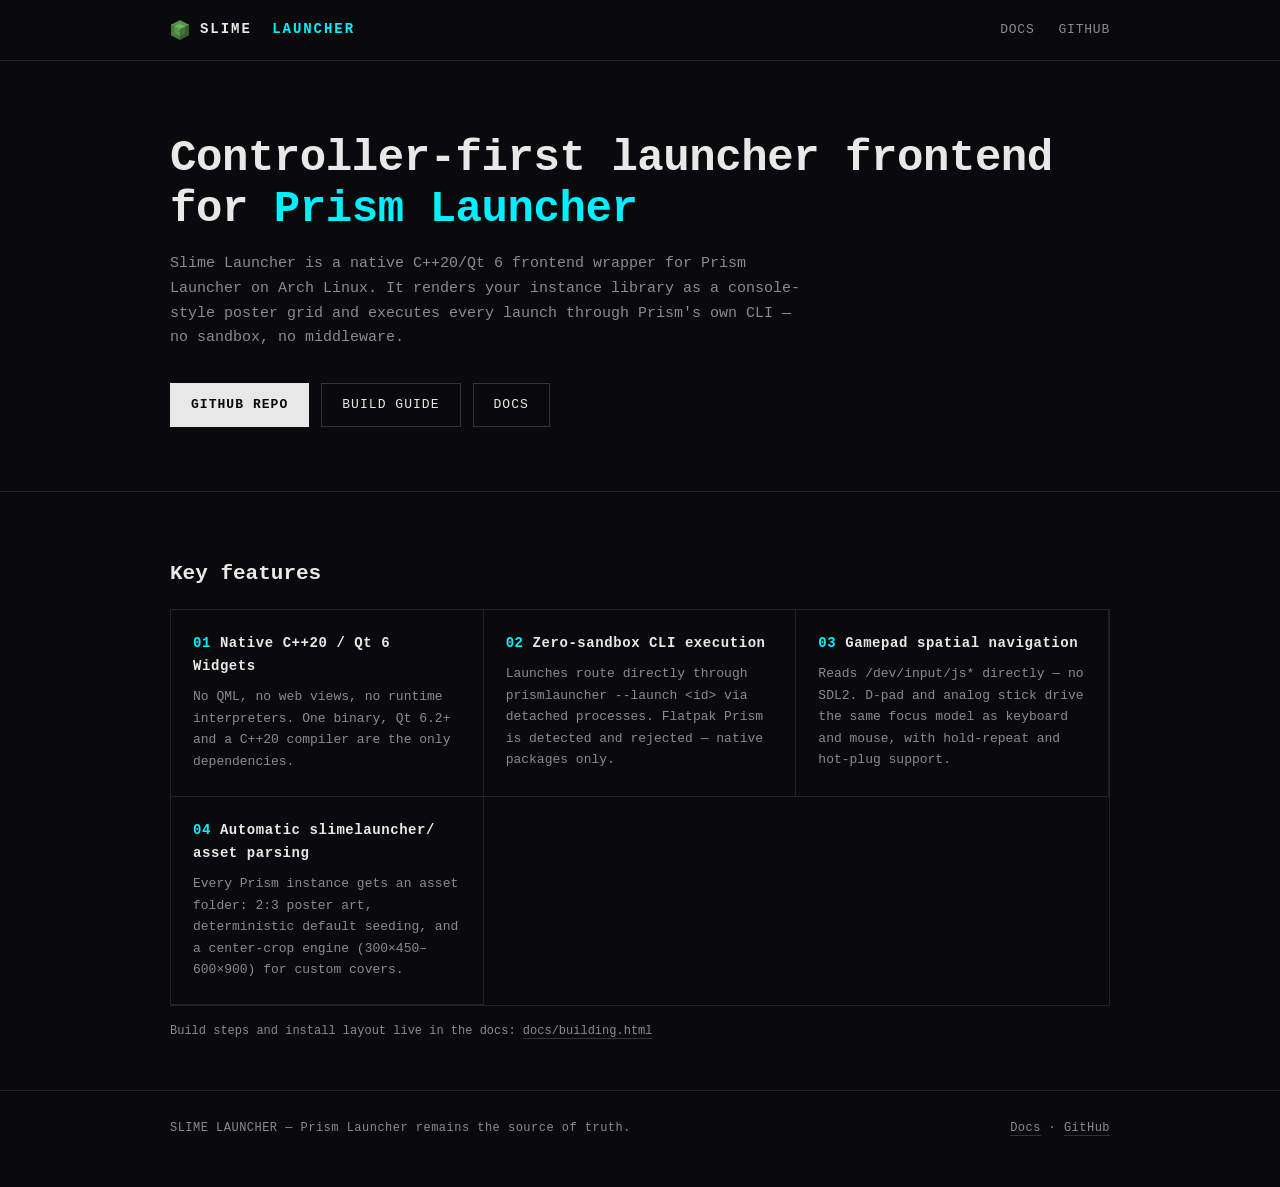
<file: docs/site/index.html>
<!DOCTYPE html>
<html lang="en">
<head>
  <meta charset="utf-8">
  <meta name="viewport" content="width=device-width, initial-scale=1">
  <title>Slime Launcher — Controller-first frontend for Prism Launcher</title>
  <meta name="description" content="Slime Launcher is a controller-first C++20/Qt 6 native frontend for Prism Launcher on Linux. No sandbox, no QML — direct CLI execution and a console-style poster grid.">
  <link rel="icon" href="slime.png">
  <style>
    :root {
      --bg: #0a0a0c;
      --line: #222222;
      --line-strong: #333333;
      --text: #e8e8e8;
      --muted: #8a8a93;
      --accent: #00f0ff;
      --mono: ui-monospace, "JetBrains Mono", "SF Mono", Menlo, Consolas, "Liberation Mono", monospace;
    }
    * { box-sizing: border-box; }
    html { background: var(--bg); }
    body {
      margin: 0;
      font-family: var(--mono);
      font-size: 14px;
      line-height: 1.65;
      color: var(--text);
      background: var(--bg);
    }
    a { color: var(--text); text-decoration: none; }
    a:hover { color: var(--accent); }

    .wrap { max-width: 980px; margin: 0 auto; padding: 0 20px; }

    /* ---- Header ---- */
    header { border-bottom: 1px solid var(--line); }
    .nav {
      display: flex; align-items: center; justify-content: space-between;
      height: 60px;
    }
    .wordmark {
      font-weight: 700; letter-spacing: 0.14em; font-size: 14px;
      display: flex; align-items: center; gap: 10px;
    }
    .wordmark img { width: 20px; height: 20px; display: block; }
    .wordmark em { font-style: normal; color: var(--accent); }
    nav.links { display: flex; gap: 24px; font-size: 13px; }
    nav.links a { color: var(--muted); letter-spacing: 0.06em; text-transform: uppercase; }
    nav.links a:hover { color: var(--accent); }

    /* ---- Hero ---- */
    .hero { border-bottom: 1px solid var(--line); padding: 72px 0 64px; }
    .hero h1 {
      margin: 0 0 18px;
      font-size: clamp(28px, 5vw, 44px);
      line-height: 1.15;
      letter-spacing: -0.01em;
      font-weight: 700;
    }
    .hero h1 em { font-style: normal; color: var(--accent); }
    .hero p.lede { margin: 0 0 32px; max-width: 640px; color: var(--muted); font-size: 15px; }
    .cta { display: flex; flex-wrap: wrap; gap: 12px; }
    .btn {
      display: inline-block;
      padding: 10px 20px;
      border: 1px solid var(--line-strong);
      font-size: 13px;
      letter-spacing: 0.08em;
      text-transform: uppercase;
    }
    .btn:hover { border-color: var(--accent); color: var(--accent); }
    .btn.primary { background: var(--text); color: var(--bg); border-color: var(--text); font-weight: 700; }
    .btn.primary:hover { background: var(--accent); border-color: var(--accent); color: var(--bg); }

    /* ---- Feature grid ---- */
    .section { border-bottom: 1px solid var(--line); padding: 48px 0; }
    .section > h2 {
      margin: 0 0 6px;
      font-size: 13px; font-weight: 700;
      letter-spacing: 0.18em; text-transform: uppercase; color: var(--muted);
    }
    .features {
      display: grid;
      grid-template-columns: repeat(auto-fit, minmax(280px, 1fr));
      border: 1px solid var(--line);
    }
    .feature { padding: 22px 22px 24px; border: 1px solid var(--line); margin: -1px 0 0 -1px; }
    .feature h3 { margin: 0 0 8px; font-size: 14px; letter-spacing: 0.04em; }
    .feature h3 em { font-style: normal; color: var(--accent); }
    .feature p { margin: 0; color: var(--muted); font-size: 13px; }

    /* ---- Note ---- */
    code { font-family: var(--mono); }
    .note { margin: 16px 0 0; color: var(--muted); font-size: 12px; }
    .note a { color: var(--muted); border-bottom: 1px solid var(--line-strong); }
    .note a:hover { color: var(--accent); border-color: var(--accent); }

    /* ---- Footer ---- */
    footer { padding: 28px 0 48px; }
    .foot {
      display: flex; flex-wrap: wrap; gap: 18px; justify-content: space-between;
      color: var(--muted); font-size: 12px; letter-spacing: 0.04em;
    }
    .foot a { color: var(--muted); border-bottom: 1px solid var(--line-strong); }
    .foot a:hover { color: var(--accent); border-color: var(--accent); }
  </style>
</head>
<body>

<header>
  <div class="wrap nav">
    <a class="wordmark" href="./">
      <img src="slime.png" alt="">
      SLIME<em>&nbsp;LAUNCHER</em>
    </a>
    <nav class="links">
      <a href="docs/">Docs</a>
      <a href="https://github.com/callenflynn/SlimeLauncher">GitHub</a>
    </nav>
  </div>
</header>

<div class="hero">
  <div class="wrap">
    <h1>Controller-first launcher frontend for <em>Prism Launcher</em></h1>
    <p class="lede">
      Slime Launcher is a native C++20/Qt 6 frontend wrapper for Prism Launcher on Arch Linux.
      It renders your instance library as a console-style poster grid and executes every launch
      through Prism's own CLI — no sandbox, no middleware.
    </p>
    <div class="cta">
      <a class="btn primary" href="https://github.com/callenflynn/SlimeLauncher">GitHub Repo</a>
      <a class="btn" href="docs/building.html">Build Guide</a>
      <a class="btn" href="docs/">Docs</a>
    </div>
  </div>
</div>

<div class="section">
  <div class="wrap">
    <h2>Key features</h2>
    <div class="features">
      <div class="feature">
        <h3><em>01</em> Native C++20 / Qt 6 Widgets</h3>
        <p>No QML, no web views, no runtime interpreters. One binary, Qt 6.2+ and a C++20 compiler are the only dependencies.</p>
      </div>
      <div class="feature">
        <h3><em>02</em> Zero-sandbox CLI execution</h3>
        <p>Launches route directly through <code>prismlauncher --launch &lt;id&gt;</code> via detached processes. Flatpak Prism is detected and rejected — native packages only.</p>
      </div>
      <div class="feature">
        <h3><em>03</em> Gamepad spatial navigation</h3>
        <p>Reads <code>/dev/input/js*</code> directly — no SDL2. D-pad and analog stick drive the same focus model as keyboard and mouse, with hold-repeat and hot-plug support.</p>
      </div>
      <div class="feature">
        <h3><em>04</em> Automatic <code>slimelauncher/</code> asset parsing</h3>
        <p>Every Prism instance gets an asset folder: 2:3 poster art, deterministic default seeding, and a center-crop engine (300×450–600×900) for custom covers.</p>
      </div>
    </div>
    <p class="note">
      Build steps and install layout live in the docs:
      <a href="docs/building.html">docs/building.html</a>
    </p>
  </div>
</div>

<footer>
  <div class="wrap foot">
    <span>SLIME LAUNCHER — Prism Launcher remains the source of truth.</span>
    <span>
      <a href="docs/">Docs</a> ·
      <a href="https://github.com/callenflynn/SlimeLauncher">GitHub</a>
    </span>
  </div>
</footer>

</body>
</html>
</file>
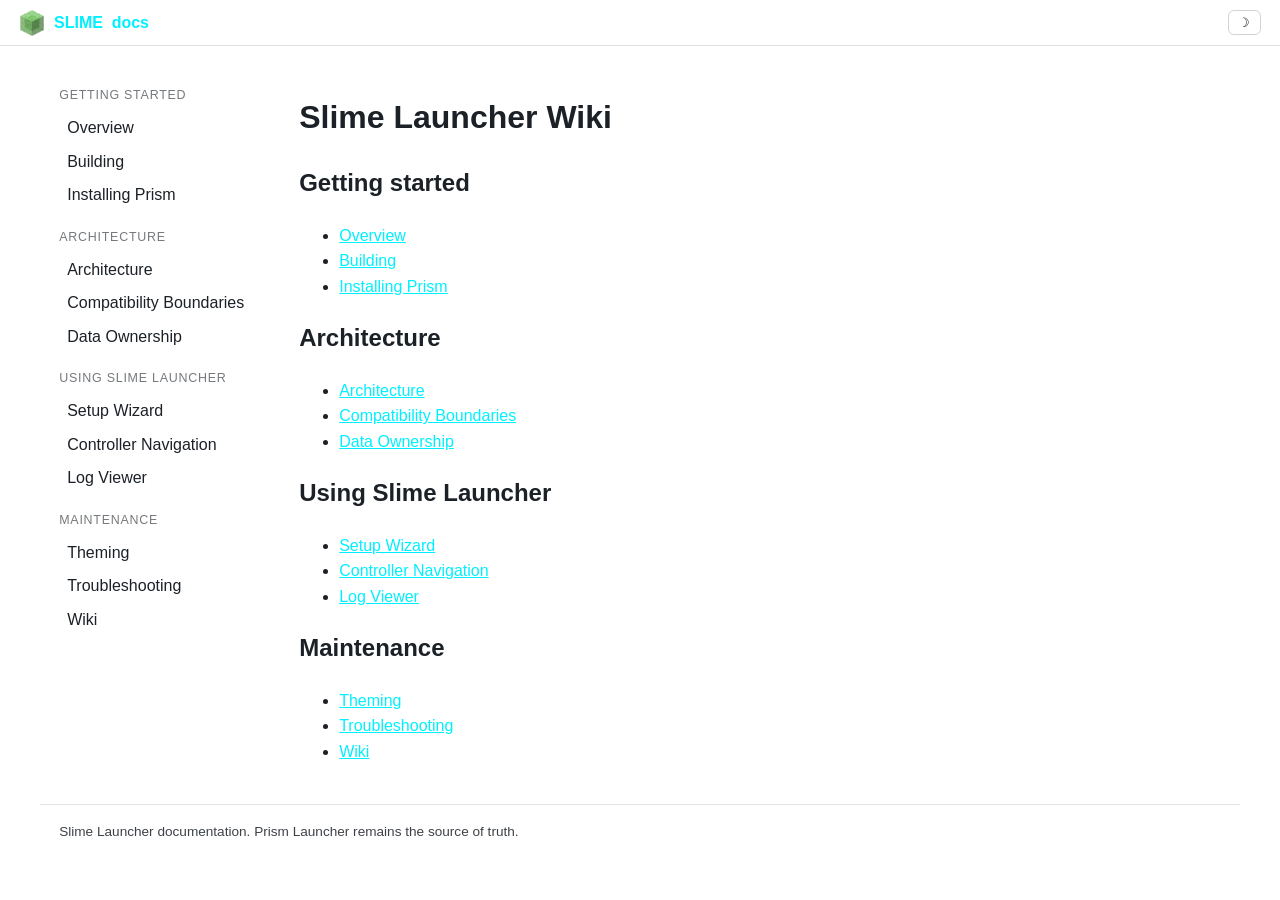
<file: docs/wiki/index.html>
<!DOCTYPE html>
<html lang="en">
<head>
  <meta charset="utf-8">
  <meta name="viewport" content="width=device-width, initial-scale=1">
  <title>Slime Launcher - Slime Launcher</title>
  <link rel="icon" href="slime.png" media="(prefers-color-scheme: light)">
    <link rel="icon" href="slime.png" media="(prefers-color-scheme: dark)">
  <style>:root { --brand-accent: #00f0ff; }</style>
  <link rel="stylesheet" href="slime.css">
  <style>
    :root { color-scheme: light dark; }
    * { box-sizing: border-box; }
    body { margin: 0; font-family: -apple-system, BlinkMacSystemFont, "Segoe UI", Roboto, Helvetica, Arial, sans-serif; line-height: 1.6; }
    html[data-theme="dark"] { background: #12151a; color: #d6dae0; }
    html[data-theme="light"] { background: #ffffff; color: #1c2127; }
    html[data-theme="dark"] a { color: var(--brand-accent); }
    html[data-theme="light"] a { color: var(--brand-accent); }
    .topbar { display: flex; align-items: center; justify-content: space-between; padding: 0.6rem 1.2rem; border-bottom: 1px solid rgba(128,128,128,.25); position: sticky; top: 0; backdrop-filter: blur(6px); }
    .brand { font-weight: 700; text-decoration: none; color: inherit; }
    .brand span { color: var(--brand-accent); }
    .theme-btn { border: 1px solid rgba(128,128,128,.35); background: transparent; color: inherit; border-radius: 6px; padding: 0.25rem 0.6rem; cursor: pointer; }
    .layout { display: flex; gap: 2rem; max-width: 75rem; margin: 0 auto; padding: 1.5rem 1.2rem; }
    .nsdocs-nav { min-width: 13rem; }
    .nsdocs-nav .nav-section { font-size: .78rem; text-transform: uppercase; letter-spacing: .06em; opacity: .6; margin: 1rem 0 .3rem; }
    .nsdocs-nav a { display: block; padding: .25rem .5rem; border-radius: 6px; text-decoration: none; }
    .nsdocs-nav a.active { background: var(--brand-accent); color: #fff; }
    html[data-theme="dark"] .nsdocs-nav a { color: #d6dae0; }
    html[data-theme="light"] .nsdocs-nav a { color: #1c2127; }
    html[data-theme="dark"] .nsdocs-nav a.active, html[data-theme="light"] .nsdocs-nav a.active { color: #fff; }
    main { flex: 1; min-width: 0; }
    pre { position: relative; background: rgba(128,128,128,.12); border-radius: 8px; padding: 1rem; overflow-x: auto; }
    code { font-family: ui-monospace, SFMono-Regular, Menlo, Consolas, monospace; font-size: .9em; }
    p code, li code { background: rgba(128,128,128,.15); border-radius: 4px; padding: .1rem .3rem; }
    .copy-btn { position: absolute; top: .4rem; right: .4rem; font-size: .72rem; border: 1px solid rgba(128,128,128,.4); background: rgba(128,128,128,.08); color: inherit; border-radius: 5px; padding: .15rem .5rem; cursor: pointer; opacity: .75; }
    .copy-btn:hover { opacity: 1; }
    .admonition { border-left: 4px solid var(--brand-accent); background: rgba(128,128,128,.08); border-radius: 0 8px 8px 0; padding: .6rem 1rem; margin: 1rem 0; }
    .admonition-warning { border-left-color: #d29922; }
    .admonition-title { font-weight: 700; margin: 0 0 .25rem; text-transform: capitalize; }
    table { border-collapse: collapse; width: 100%; margin: 1rem 0; }
    th, td { border: 1px solid rgba(128,128,128,.3); padding: .45rem .7rem; text-align: left; }
    th { background: rgba(128,128,128,.1); }
    blockquote { border-left: 4px solid rgba(128,128,128,.4); margin: 1rem 0; padding: .2rem 1rem; }
    footer { max-width: 75rem; margin: 0 auto; padding: 1rem 1.2rem 2rem; border-top: 1px solid rgba(128,128,128,.25); display: flex; justify-content: space-between; gap: 1rem; font-size: .85rem; opacity: .85; flex-wrap: wrap; }
    @media (max-width: 48rem) { .layout { flex-direction: column; } .nsdocs-nav { min-width: 0; } }
  </style>
</head>
<body>
  <header class="topbar">
    <a class="brand" href="index.html">SLIME<span> docs</span></a>
    <button class="theme-btn" onclick="nsdocsToggleTheme()" title="Toggle theme">&#9789;</button>
  </header>
  <div class="layout">
    <nav class="nsdocs-nav">
<div class="nav-section">Getting started</div>
<a href="overview.html">Overview</a>
<a href="building.html">Building</a>
<a href="installing-prism.html">Installing Prism</a>
<div class="nav-section">Architecture</div>
<a href="architecture.html">Architecture</a>
<a href="compatibility-boundaries.html">Compatibility Boundaries</a>
<a href="data-ownership.html">Data Ownership</a>
<div class="nav-section">Using Slime Launcher</div>
<a href="setup-wizard.html">Setup Wizard</a>
<a href="controller-navigation.html">Controller Navigation</a>
<a href="log-viewer.html">Log Viewer</a>
<div class="nav-section">Maintenance</div>
<a href="theming.html">Theming</a>
<a href="troubleshooting.html">Troubleshooting</a>
<a href="wiki.html">Wiki</a>
</nav>
    <main>
<h1>Slime Launcher Wiki</h1><h2>Getting started</h2><ul><li><a href="overview.html">Overview</a></li><li><a href="building.html">Building</a></li><li><a href="installing-prism.html">Installing Prism</a></li></ul><h2>Architecture</h2><ul><li><a href="architecture.html">Architecture</a></li><li><a href="compatibility-boundaries.html">Compatibility Boundaries</a></li><li><a href="data-ownership.html">Data Ownership</a></li></ul><h2>Using Slime Launcher</h2><ul><li><a href="setup-wizard.html">Setup Wizard</a></li><li><a href="controller-navigation.html">Controller Navigation</a></li><li><a href="log-viewer.html">Log Viewer</a></li></ul><h2>Maintenance</h2><ul><li><a href="theming.html">Theming</a></li><li><a href="troubleshooting.html">Troubleshooting</a></li><li><a href="wiki.html">Wiki</a></li></ul>
    </main>
  </div>
  <footer>
    <span>Slime Launcher documentation. Prism Launcher remains the source of truth.</span>
    
  </footer>
  <script>(function () {
  var root = document.documentElement;
  var stored = localStorage.getItem('nsdocs-theme');
  var theme = stored || (window.matchMedia('(prefers-color-scheme: dark)').matches ? 'dark' : 'light');
  root.setAttribute('data-theme', theme);
  window.nsdocsToggleTheme = function () {
    var next = root.getAttribute('data-theme') === 'dark' ? 'light' : 'dark';
    root.setAttribute('data-theme', next);
    localStorage.setItem('nsdocs-theme', next);
  };
})();</script>
  <script>(function () {
  document.querySelectorAll('.copy-btn').forEach(function (btn) {
    btn.addEventListener('click', function () {
      var code = btn.parentElement.querySelector('code');
      if (!code) return;
      navigator.clipboard.writeText(code.textContent).then(function () {
        var old = btn.textContent;
        btn.textContent = 'Copied!';
        setTimeout(function () { btn.textContent = old; }, 1500);
      });
    });
  });
})();</script>
</body>
</html>
</file>
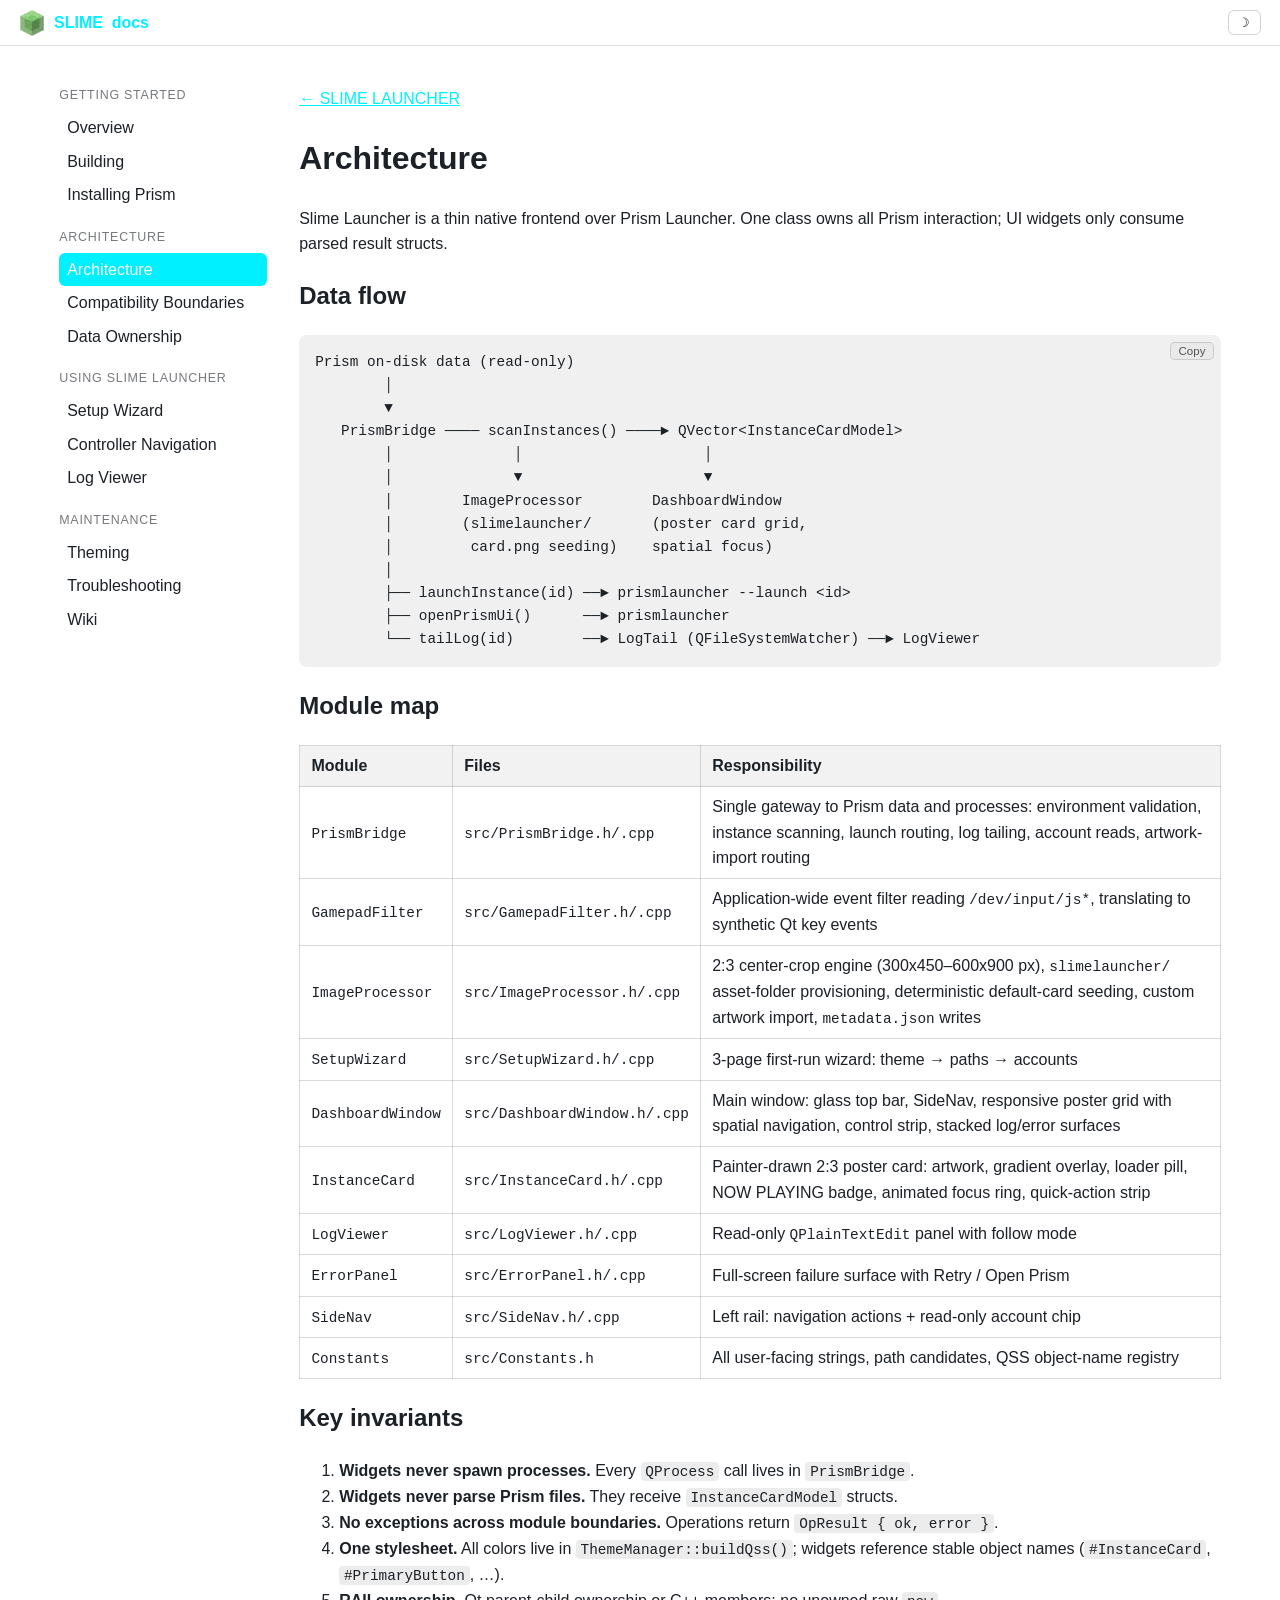
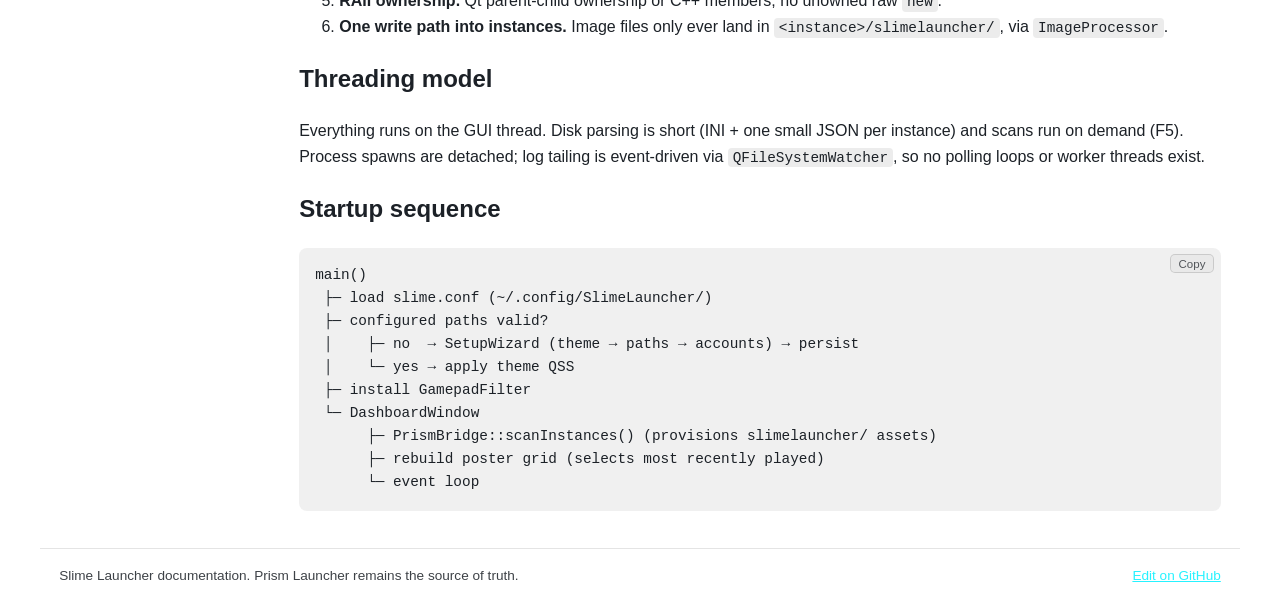
<file: docs/wiki/architecture.html>
<!DOCTYPE html>
<html lang="en">
<head>
  <meta charset="utf-8">
  <meta name="viewport" content="width=device-width, initial-scale=1">
  <meta name="description" content="Module map and data flow of Slime Launcher">
  <title>Architecture - Slime Launcher</title>
  <link rel="icon" href="slime.png" media="(prefers-color-scheme: light)">
    <link rel="icon" href="slime.png" media="(prefers-color-scheme: dark)">
  <style>:root { --brand-accent: #00f0ff; }</style>
  <link rel="stylesheet" href="slime.css">
  <style>
    :root { color-scheme: light dark; }
    * { box-sizing: border-box; }
    body { margin: 0; font-family: -apple-system, BlinkMacSystemFont, "Segoe UI", Roboto, Helvetica, Arial, sans-serif; line-height: 1.6; }
    html[data-theme="dark"] { background: #12151a; color: #d6dae0; }
    html[data-theme="light"] { background: #ffffff; color: #1c2127; }
    html[data-theme="dark"] a { color: var(--brand-accent); }
    html[data-theme="light"] a { color: var(--brand-accent); }
    .topbar { display: flex; align-items: center; justify-content: space-between; padding: 0.6rem 1.2rem; border-bottom: 1px solid rgba(128,128,128,.25); position: sticky; top: 0; backdrop-filter: blur(6px); }
    .brand { font-weight: 700; text-decoration: none; color: inherit; }
    .brand span { color: var(--brand-accent); }
    .theme-btn { border: 1px solid rgba(128,128,128,.35); background: transparent; color: inherit; border-radius: 6px; padding: 0.25rem 0.6rem; cursor: pointer; }
    .layout { display: flex; gap: 2rem; max-width: 75rem; margin: 0 auto; padding: 1.5rem 1.2rem; }
    .nsdocs-nav { min-width: 13rem; }
    .nsdocs-nav .nav-section { font-size: .78rem; text-transform: uppercase; letter-spacing: .06em; opacity: .6; margin: 1rem 0 .3rem; }
    .nsdocs-nav a { display: block; padding: .25rem .5rem; border-radius: 6px; text-decoration: none; }
    .nsdocs-nav a.active { background: var(--brand-accent); color: #fff; }
    html[data-theme="dark"] .nsdocs-nav a { color: #d6dae0; }
    html[data-theme="light"] .nsdocs-nav a { color: #1c2127; }
    html[data-theme="dark"] .nsdocs-nav a.active, html[data-theme="light"] .nsdocs-nav a.active { color: #fff; }
    main { flex: 1; min-width: 0; }
    pre { position: relative; background: rgba(128,128,128,.12); border-radius: 8px; padding: 1rem; overflow-x: auto; }
    code { font-family: ui-monospace, SFMono-Regular, Menlo, Consolas, monospace; font-size: .9em; }
    p code, li code { background: rgba(128,128,128,.15); border-radius: 4px; padding: .1rem .3rem; }
    .copy-btn { position: absolute; top: .4rem; right: .4rem; font-size: .72rem; border: 1px solid rgba(128,128,128,.4); background: rgba(128,128,128,.08); color: inherit; border-radius: 5px; padding: .15rem .5rem; cursor: pointer; opacity: .75; }
    .copy-btn:hover { opacity: 1; }
    .admonition { border-left: 4px solid var(--brand-accent); background: rgba(128,128,128,.08); border-radius: 0 8px 8px 0; padding: .6rem 1rem; margin: 1rem 0; }
    .admonition-warning { border-left-color: #d29922; }
    .admonition-title { font-weight: 700; margin: 0 0 .25rem; text-transform: capitalize; }
    table { border-collapse: collapse; width: 100%; margin: 1rem 0; }
    th, td { border: 1px solid rgba(128,128,128,.3); padding: .45rem .7rem; text-align: left; }
    th { background: rgba(128,128,128,.1); }
    blockquote { border-left: 4px solid rgba(128,128,128,.4); margin: 1rem 0; padding: .2rem 1rem; }
    footer { max-width: 75rem; margin: 0 auto; padding: 1rem 1.2rem 2rem; border-top: 1px solid rgba(128,128,128,.25); display: flex; justify-content: space-between; gap: 1rem; font-size: .85rem; opacity: .85; flex-wrap: wrap; }
    @media (max-width: 48rem) { .layout { flex-direction: column; } .nsdocs-nav { min-width: 0; } }
  </style>
</head>
<body>
  <header class="topbar">
    <a class="brand" href="index.html">SLIME<span> docs</span></a>
    <button class="theme-btn" onclick="nsdocsToggleTheme()" title="Toggle theme">&#9789;</button>
  </header>
  <div class="layout">
    <nav class="nsdocs-nav">
<div class="nav-section">Getting started</div>
<a href="overview.html">Overview</a>
<a href="building.html">Building</a>
<a href="installing-prism.html">Installing Prism</a>
<div class="nav-section">Architecture</div>
<a href="architecture.html" class="active">Architecture</a>
<a href="compatibility-boundaries.html">Compatibility Boundaries</a>
<a href="data-ownership.html">Data Ownership</a>
<div class="nav-section">Using Slime Launcher</div>
<a href="setup-wizard.html">Setup Wizard</a>
<a href="controller-navigation.html">Controller Navigation</a>
<a href="log-viewer.html">Log Viewer</a>
<div class="nav-section">Maintenance</div>
<a href="theming.html">Theming</a>
<a href="troubleshooting.html">Troubleshooting</a>
<a href="wiki.html">Wiki</a>
</nav>
    <main>
<p><a href="../">← SLIME LAUNCHER</a></p>
<h1 id="architecture">Architecture</h1>
<p>Slime Launcher is a thin native frontend over Prism Launcher. One class owns all Prism interaction; UI widgets only consume parsed result structs.</p>
<h2 id="data-flow">Data flow</h2>
<div class="code-block"><pre><button class="copy-btn" type="button">Copy</button><code class="language-text">Prism on-disk data (read-only)
        │
        ▼
   PrismBridge ──── scanInstances() ────► QVector&lt;InstanceCardModel&gt;
        │              │                     │
        │              ▼                     ▼
        │        ImageProcessor        DashboardWindow
        │        (slimelauncher/       (poster card grid,
        │         card.png seeding)    spatial focus)
        │
        ├── launchInstance(id) ──► prismlauncher --launch &lt;id&gt;
        ├── openPrismUi()      ──► prismlauncher
        └── tailLog(id)        ──► LogTail (QFileSystemWatcher) ──► LogViewer</code></pre></div>
<h2 id="module-map">Module map</h2>
<table><thead><tr><th>Module</th><th>Files</th><th>Responsibility</th></tr></thead><tbody><tr><td><code>PrismBridge</code></td><td><code>src/PrismBridge.h/.cpp</code></td><td>Single gateway to Prism data and processes: environment validation, instance scanning, launch routing, log tailing, account reads, artwork-import routing</td></tr><tr><td><code>GamepadFilter</code></td><td><code>src/GamepadFilter.h/.cpp</code></td><td>Application-wide event filter reading <code>/dev/input/js*</code>, translating to synthetic Qt key events</td></tr><tr><td><code>ImageProcessor</code></td><td><code>src/ImageProcessor.h/.cpp</code></td><td>2:3 center-crop engine (300x450–600x900 px), <code>slimelauncher/</code> asset-folder provisioning, deterministic default-card seeding, custom artwork import, <code>metadata.json</code> writes</td></tr><tr><td><code>SetupWizard</code></td><td><code>src/SetupWizard.h/.cpp</code></td><td>3-page first-run wizard: theme → paths → accounts</td></tr><tr><td><code>DashboardWindow</code></td><td><code>src/DashboardWindow.h/.cpp</code></td><td>Main window: glass top bar, SideNav, responsive poster grid with spatial navigation, control strip, stacked log/error surfaces</td></tr><tr><td><code>InstanceCard</code></td><td><code>src/InstanceCard.h/.cpp</code></td><td>Painter-drawn 2:3 poster card: artwork, gradient overlay, loader pill, NOW PLAYING badge, animated focus ring, quick-action strip</td></tr><tr><td><code>LogViewer</code></td><td><code>src/LogViewer.h/.cpp</code></td><td>Read-only <code>QPlainTextEdit</code> panel with follow mode</td></tr><tr><td><code>ErrorPanel</code></td><td><code>src/ErrorPanel.h/.cpp</code></td><td>Full-screen failure surface with Retry / Open Prism</td></tr><tr><td><code>SideNav</code></td><td><code>src/SideNav.h/.cpp</code></td><td>Left rail: navigation actions + read-only account chip</td></tr><tr><td><code>Constants</code></td><td><code>src/Constants.h</code></td><td>All user-facing strings, path candidates, QSS object-name registry</td></tr></tbody></table>
<h2 id="key-invariants">Key invariants</h2>
<ol><li><strong>Widgets never spawn processes.</strong> Every <code>QProcess</code> call lives in <code>PrismBridge</code>.</li><li><strong>Widgets never parse Prism files.</strong> They receive <code>InstanceCardModel</code> structs.</li><li><strong>No exceptions across module boundaries.</strong> Operations return <code>OpResult { ok, error }</code>.</li><li><strong>One stylesheet.</strong> All colors live in <code>ThemeManager::buildQss()</code>; widgets reference stable object names (<code>#InstanceCard</code>, <code>#PrimaryButton</code>, …).</li><li><strong>RAII ownership.</strong> Qt parent-child ownership or C++ members; no unowned raw <code>new</code>.</li><li><strong>One write path into instances.</strong> Image files only ever land in <code>&lt;instance&gt;/slimelauncher/</code>, via <code>ImageProcessor</code>.</li></ol>
<h2 id="threading-model">Threading model</h2>
<p>Everything runs on the GUI thread. Disk parsing is short (INI + one small JSON per instance) and scans run on demand (F5). Process spawns are detached; log tailing is event-driven via <code>QFileSystemWatcher</code>, so no polling loops or worker threads exist.</p>
<h2 id="startup-sequence">Startup sequence</h2>
<div class="code-block"><pre><button class="copy-btn" type="button">Copy</button><code class="language-text">main()
 ├─ load slime.conf (~/.config/SlimeLauncher/)
 ├─ configured paths valid?
 │    ├─ no  → SetupWizard (theme → paths → accounts) → persist
 │    └─ yes → apply theme QSS
 ├─ install GamepadFilter
 └─ DashboardWindow
      ├─ PrismBridge::scanInstances() (provisions slimelauncher/ assets)
      ├─ rebuild poster grid (selects most recently played)
      └─ event loop</code></pre></div>
    </main>
  </div>
  <footer>
    <span>Slime Launcher documentation. Prism Launcher remains the source of truth.</span>
    <a class="edit-link" href="https://github.com/callenflynn/SlimeLauncher/edit/main/docs/wiki-src/architecture.md" target="_blank" rel="noopener">Edit on GitHub</a>
  </footer>
  <script>(function () {
  var root = document.documentElement;
  var stored = localStorage.getItem('nsdocs-theme');
  var theme = stored || (window.matchMedia('(prefers-color-scheme: dark)').matches ? 'dark' : 'light');
  root.setAttribute('data-theme', theme);
  window.nsdocsToggleTheme = function () {
    var next = root.getAttribute('data-theme') === 'dark' ? 'light' : 'dark';
    root.setAttribute('data-theme', next);
    localStorage.setItem('nsdocs-theme', next);
  };
})();</script>
  <script>(function () {
  document.querySelectorAll('.copy-btn').forEach(function (btn) {
    btn.addEventListener('click', function () {
      var code = btn.parentElement.querySelector('code');
      if (!code) return;
      navigator.clipboard.writeText(code.textContent).then(function () {
        var old = btn.textContent;
        btn.textContent = 'Copied!';
        setTimeout(function () { btn.textContent = old; }, 1500);
      });
    });
  });
})();</script>
</body>
</html>
</file>
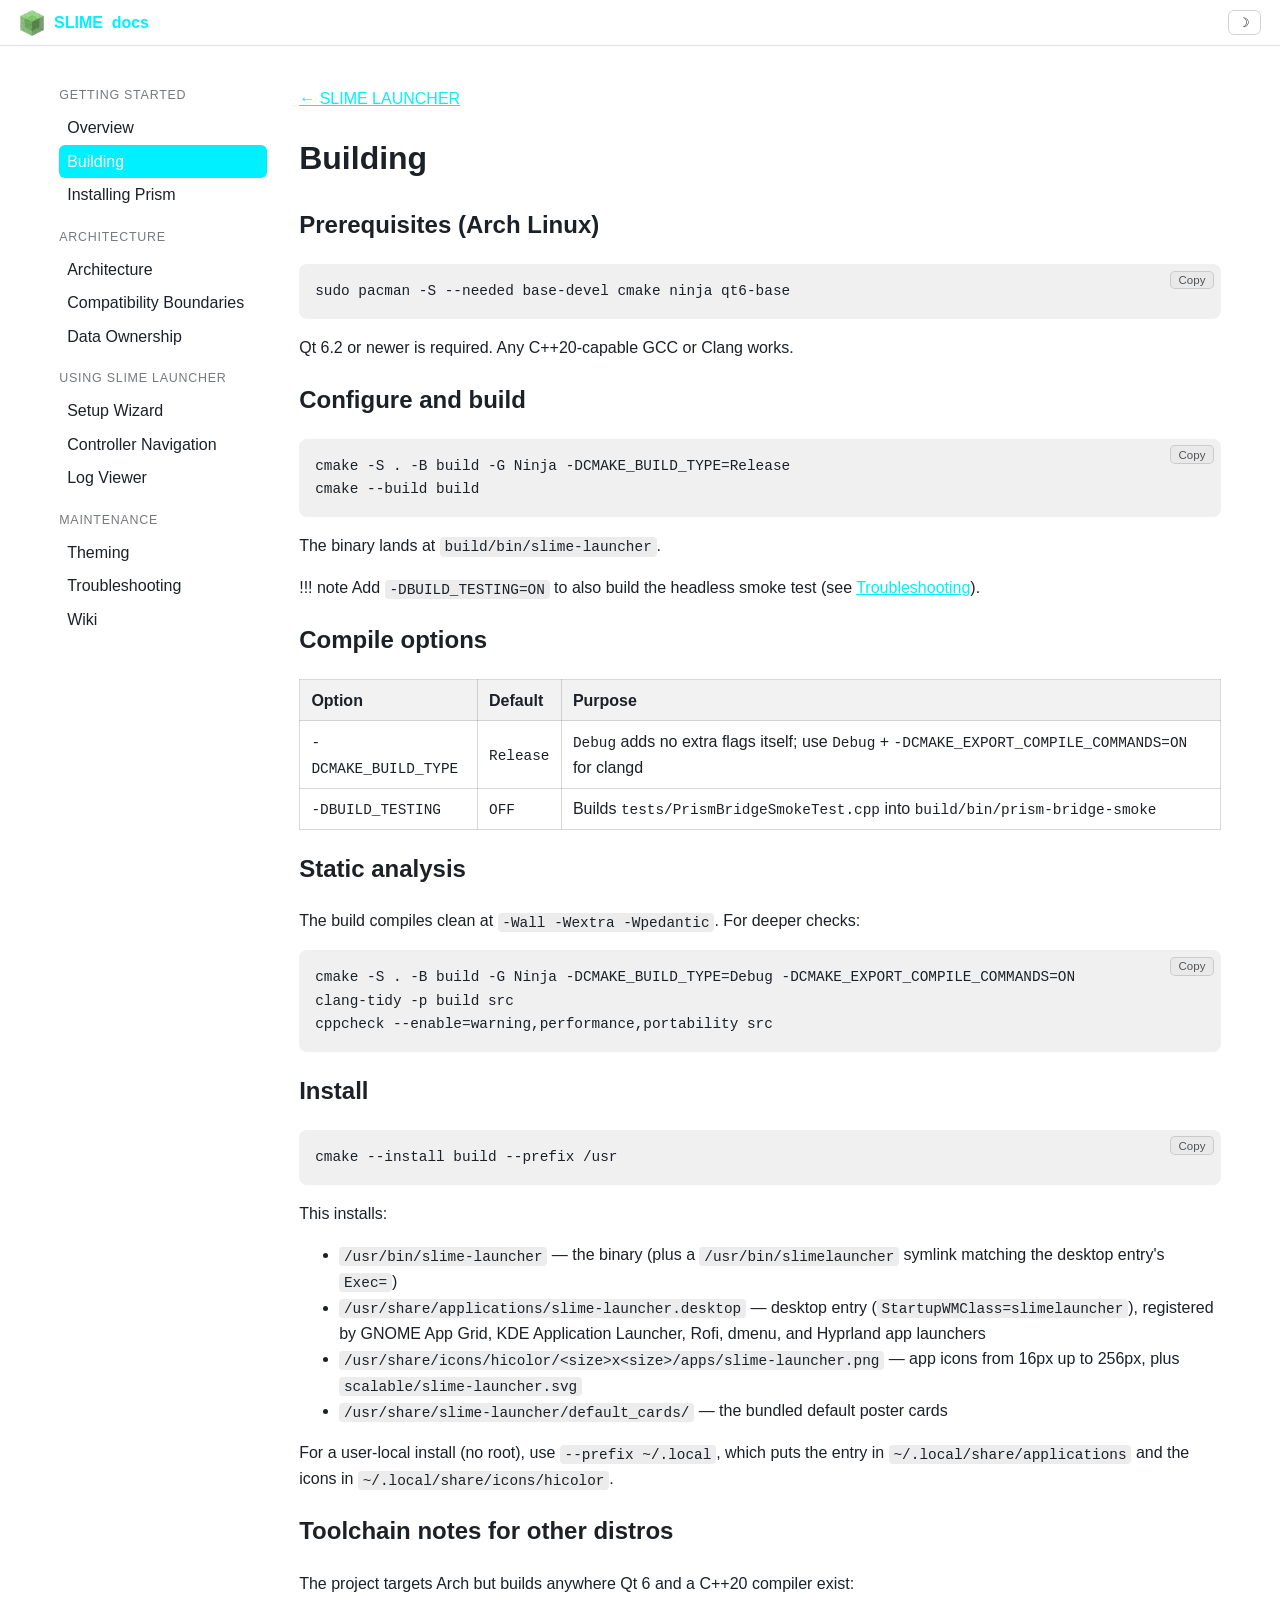
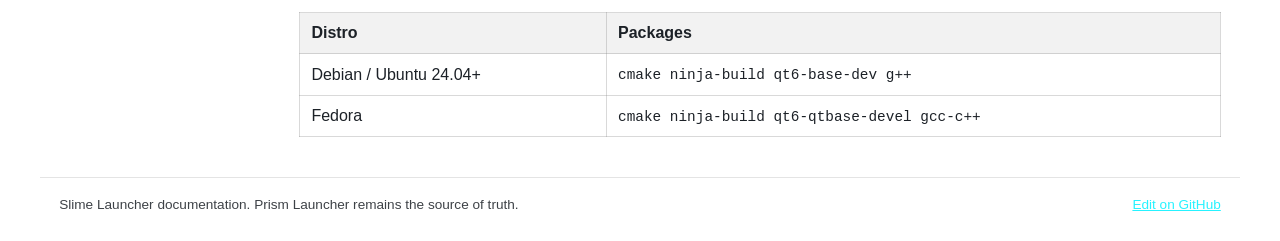
<file: docs/wiki/building.html>
<!DOCTYPE html>
<html lang="en">
<head>
  <meta charset="utf-8">
  <meta name="viewport" content="width=device-width, initial-scale=1">
  <meta name="description" content="Build Slime Launcher from source on Arch Linux">
  <title>Building - Slime Launcher</title>
  <link rel="icon" href="slime.png" media="(prefers-color-scheme: light)">
    <link rel="icon" href="slime.png" media="(prefers-color-scheme: dark)">
  <style>:root { --brand-accent: #00f0ff; }</style>
  <link rel="stylesheet" href="slime.css">
  <style>
    :root { color-scheme: light dark; }
    * { box-sizing: border-box; }
    body { margin: 0; font-family: -apple-system, BlinkMacSystemFont, "Segoe UI", Roboto, Helvetica, Arial, sans-serif; line-height: 1.6; }
    html[data-theme="dark"] { background: #12151a; color: #d6dae0; }
    html[data-theme="light"] { background: #ffffff; color: #1c2127; }
    html[data-theme="dark"] a { color: var(--brand-accent); }
    html[data-theme="light"] a { color: var(--brand-accent); }
    .topbar { display: flex; align-items: center; justify-content: space-between; padding: 0.6rem 1.2rem; border-bottom: 1px solid rgba(128,128,128,.25); position: sticky; top: 0; backdrop-filter: blur(6px); }
    .brand { font-weight: 700; text-decoration: none; color: inherit; }
    .brand span { color: var(--brand-accent); }
    .theme-btn { border: 1px solid rgba(128,128,128,.35); background: transparent; color: inherit; border-radius: 6px; padding: 0.25rem 0.6rem; cursor: pointer; }
    .layout { display: flex; gap: 2rem; max-width: 75rem; margin: 0 auto; padding: 1.5rem 1.2rem; }
    .nsdocs-nav { min-width: 13rem; }
    .nsdocs-nav .nav-section { font-size: .78rem; text-transform: uppercase; letter-spacing: .06em; opacity: .6; margin: 1rem 0 .3rem; }
    .nsdocs-nav a { display: block; padding: .25rem .5rem; border-radius: 6px; text-decoration: none; }
    .nsdocs-nav a.active { background: var(--brand-accent); color: #fff; }
    html[data-theme="dark"] .nsdocs-nav a { color: #d6dae0; }
    html[data-theme="light"] .nsdocs-nav a { color: #1c2127; }
    html[data-theme="dark"] .nsdocs-nav a.active, html[data-theme="light"] .nsdocs-nav a.active { color: #fff; }
    main { flex: 1; min-width: 0; }
    pre { position: relative; background: rgba(128,128,128,.12); border-radius: 8px; padding: 1rem; overflow-x: auto; }
    code { font-family: ui-monospace, SFMono-Regular, Menlo, Consolas, monospace; font-size: .9em; }
    p code, li code { background: rgba(128,128,128,.15); border-radius: 4px; padding: .1rem .3rem; }
    .copy-btn { position: absolute; top: .4rem; right: .4rem; font-size: .72rem; border: 1px solid rgba(128,128,128,.4); background: rgba(128,128,128,.08); color: inherit; border-radius: 5px; padding: .15rem .5rem; cursor: pointer; opacity: .75; }
    .copy-btn:hover { opacity: 1; }
    .admonition { border-left: 4px solid var(--brand-accent); background: rgba(128,128,128,.08); border-radius: 0 8px 8px 0; padding: .6rem 1rem; margin: 1rem 0; }
    .admonition-warning { border-left-color: #d29922; }
    .admonition-title { font-weight: 700; margin: 0 0 .25rem; text-transform: capitalize; }
    table { border-collapse: collapse; width: 100%; margin: 1rem 0; }
    th, td { border: 1px solid rgba(128,128,128,.3); padding: .45rem .7rem; text-align: left; }
    th { background: rgba(128,128,128,.1); }
    blockquote { border-left: 4px solid rgba(128,128,128,.4); margin: 1rem 0; padding: .2rem 1rem; }
    footer { max-width: 75rem; margin: 0 auto; padding: 1rem 1.2rem 2rem; border-top: 1px solid rgba(128,128,128,.25); display: flex; justify-content: space-between; gap: 1rem; font-size: .85rem; opacity: .85; flex-wrap: wrap; }
    @media (max-width: 48rem) { .layout { flex-direction: column; } .nsdocs-nav { min-width: 0; } }
  </style>
</head>
<body>
  <header class="topbar">
    <a class="brand" href="index.html">SLIME<span> docs</span></a>
    <button class="theme-btn" onclick="nsdocsToggleTheme()" title="Toggle theme">&#9789;</button>
  </header>
  <div class="layout">
    <nav class="nsdocs-nav">
<div class="nav-section">Getting started</div>
<a href="overview.html">Overview</a>
<a href="building.html" class="active">Building</a>
<a href="installing-prism.html">Installing Prism</a>
<div class="nav-section">Architecture</div>
<a href="architecture.html">Architecture</a>
<a href="compatibility-boundaries.html">Compatibility Boundaries</a>
<a href="data-ownership.html">Data Ownership</a>
<div class="nav-section">Using Slime Launcher</div>
<a href="setup-wizard.html">Setup Wizard</a>
<a href="controller-navigation.html">Controller Navigation</a>
<a href="log-viewer.html">Log Viewer</a>
<div class="nav-section">Maintenance</div>
<a href="theming.html">Theming</a>
<a href="troubleshooting.html">Troubleshooting</a>
<a href="wiki.html">Wiki</a>
</nav>
    <main>
<p><a href="../">← SLIME LAUNCHER</a></p>
<h1 id="building">Building</h1>
<h2 id="prerequisites-arch-linux">Prerequisites (Arch Linux)</h2>
<div class="code-block"><pre><button class="copy-btn" type="button">Copy</button><code class="language-bash">sudo pacman -S --needed base-devel cmake ninja qt6-base</code></pre></div>
<p>Qt 6.2 or newer is required. Any C++20-capable GCC or Clang works.</p>
<h2 id="configure-and-build">Configure and build</h2>
<div class="code-block"><pre><button class="copy-btn" type="button">Copy</button><code class="language-bash">cmake -S . -B build -G Ninja -DCMAKE_BUILD_TYPE=Release
cmake --build build</code></pre></div>
<p>The binary lands at <code>build/bin/slime-launcher</code>.</p>
<p>!!! note Add <code>-DBUILD_TESTING=ON</code> to also build the headless smoke test (see <a href="troubleshooting.html">Troubleshooting</a>).</p>
<h2 id="compile-options">Compile options</h2>
<table><thead><tr><th>Option</th><th>Default</th><th>Purpose</th></tr></thead><tbody><tr><td><code>-DCMAKE_BUILD_TYPE</code></td><td><code>Release</code></td><td><code>Debug</code> adds no extra flags itself; use <code>Debug</code> + <code>-DCMAKE_EXPORT_COMPILE_COMMANDS=ON</code> for clangd</td></tr><tr><td><code>-DBUILD_TESTING</code></td><td><code>OFF</code></td><td>Builds <code>tests/PrismBridgeSmokeTest.cpp</code> into <code>build/bin/prism-bridge-smoke</code></td></tr></tbody></table>
<h2 id="static-analysis">Static analysis</h2>
<p>The build compiles clean at <code>-Wall -Wextra -Wpedantic</code>. For deeper checks:</p>
<div class="code-block"><pre><button class="copy-btn" type="button">Copy</button><code class="language-bash">cmake -S . -B build -G Ninja -DCMAKE_BUILD_TYPE=Debug -DCMAKE_EXPORT_COMPILE_COMMANDS=ON
clang-tidy -p build src
cppcheck --enable=warning,performance,portability src</code></pre></div>
<h2 id="install">Install</h2>
<div class="code-block"><pre><button class="copy-btn" type="button">Copy</button><code class="language-bash">cmake --install build --prefix /usr</code></pre></div>
<p>This installs:</p>
<ul><li><code>/usr/bin/slime-launcher</code> — the binary (plus a <code>/usr/bin/slimelauncher</code> symlink matching the desktop entry's <code>Exec=</code>)</li><li><code>/usr/share/applications/slime-launcher.desktop</code> — desktop entry (<code>StartupWMClass=slimelauncher</code>), registered by GNOME App Grid, KDE Application Launcher, Rofi, dmenu, and Hyprland app launchers</li><li><code>/usr/share/icons/hicolor/&lt;size&gt;x&lt;size&gt;/apps/slime-launcher.png</code> — app icons from 16px up to 256px, plus <code>scalable/slime-launcher.svg</code></li><li><code>/usr/share/slime-launcher/default_cards/</code> — the bundled default poster cards</li></ul>
<p>For a user-local install (no root), use <code>--prefix ~/.local</code>, which puts the entry in <code>~/.local/share/applications</code> and the icons in <code>~/.local/share/icons/hicolor</code>.</p>
<h2 id="toolchain-notes-for-other-distros">Toolchain notes for other distros</h2>
<p>The project targets Arch but builds anywhere Qt 6 and a C++20 compiler exist:</p>
<table><thead><tr><th>Distro</th><th>Packages</th></tr></thead><tbody><tr><td>Debian / Ubuntu 24.04+</td><td><code>cmake ninja-build qt6-base-dev g++</code></td></tr><tr><td>Fedora</td><td><code>cmake ninja-build qt6-qtbase-devel gcc-c++</code></td></tr></tbody></table>
    </main>
  </div>
  <footer>
    <span>Slime Launcher documentation. Prism Launcher remains the source of truth.</span>
    <a class="edit-link" href="https://github.com/callenflynn/SlimeLauncher/edit/main/docs/wiki-src/building.md" target="_blank" rel="noopener">Edit on GitHub</a>
  </footer>
  <script>(function () {
  var root = document.documentElement;
  var stored = localStorage.getItem('nsdocs-theme');
  var theme = stored || (window.matchMedia('(prefers-color-scheme: dark)').matches ? 'dark' : 'light');
  root.setAttribute('data-theme', theme);
  window.nsdocsToggleTheme = function () {
    var next = root.getAttribute('data-theme') === 'dark' ? 'light' : 'dark';
    root.setAttribute('data-theme', next);
    localStorage.setItem('nsdocs-theme', next);
  };
})();</script>
  <script>(function () {
  document.querySelectorAll('.copy-btn').forEach(function (btn) {
    btn.addEventListener('click', function () {
      var code = btn.parentElement.querySelector('code');
      if (!code) return;
      navigator.clipboard.writeText(code.textContent).then(function () {
        var old = btn.textContent;
        btn.textContent = 'Copied!';
        setTimeout(function () { btn.textContent = old; }, 1500);
      });
    });
  });
})();</script>
</body>
</html>
</file>
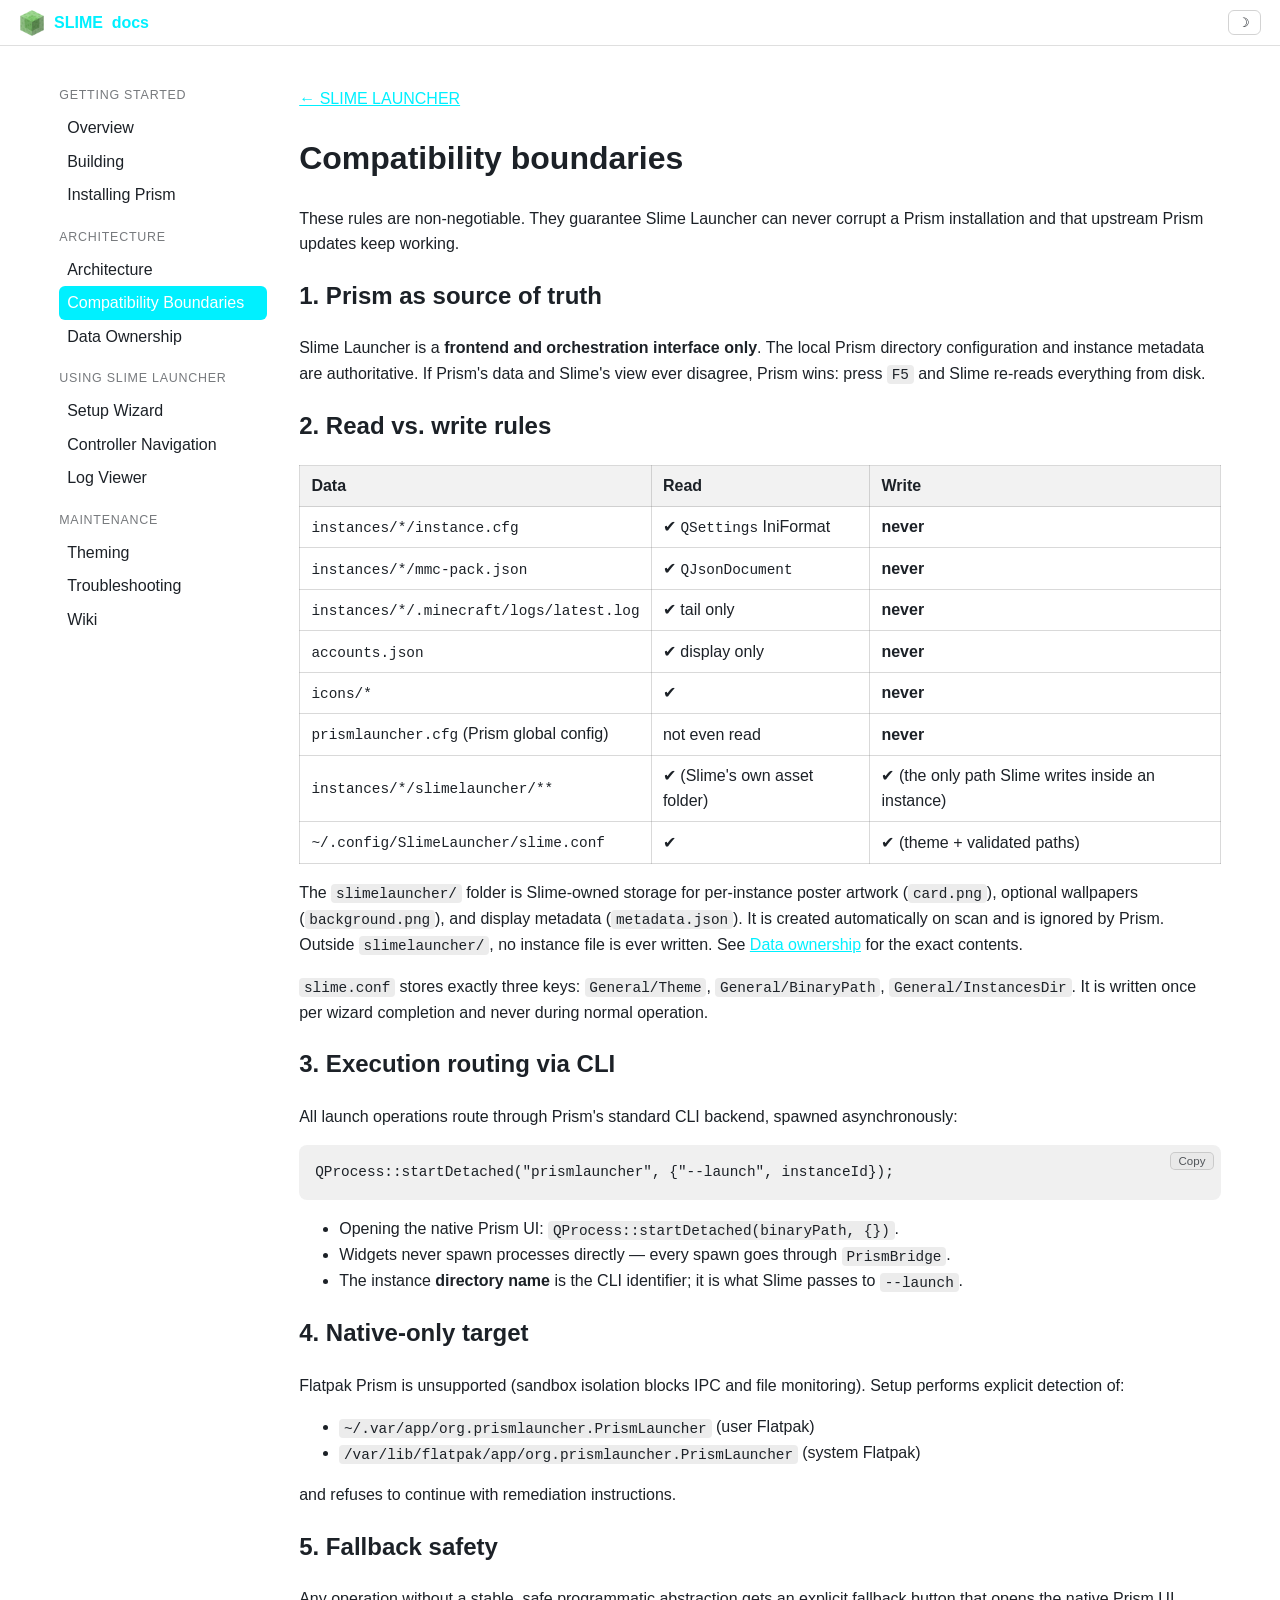
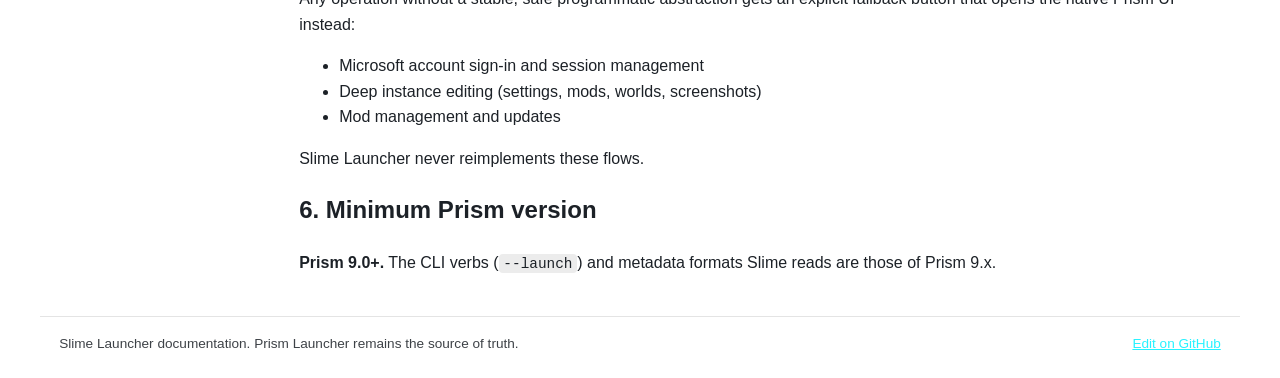
<file: docs/wiki/compatibility-boundaries.html>
<!DOCTYPE html>
<html lang="en">
<head>
  <meta charset="utf-8">
  <meta name="viewport" content="width=device-width, initial-scale=1">
  <meta name="description" content="The read-vs-write rules that keep Prism state intact">
  <title>Compatibility boundaries - Slime Launcher</title>
  <link rel="icon" href="slime.png" media="(prefers-color-scheme: light)">
    <link rel="icon" href="slime.png" media="(prefers-color-scheme: dark)">
  <style>:root { --brand-accent: #00f0ff; }</style>
  <link rel="stylesheet" href="slime.css">
  <style>
    :root { color-scheme: light dark; }
    * { box-sizing: border-box; }
    body { margin: 0; font-family: -apple-system, BlinkMacSystemFont, "Segoe UI", Roboto, Helvetica, Arial, sans-serif; line-height: 1.6; }
    html[data-theme="dark"] { background: #12151a; color: #d6dae0; }
    html[data-theme="light"] { background: #ffffff; color: #1c2127; }
    html[data-theme="dark"] a { color: var(--brand-accent); }
    html[data-theme="light"] a { color: var(--brand-accent); }
    .topbar { display: flex; align-items: center; justify-content: space-between; padding: 0.6rem 1.2rem; border-bottom: 1px solid rgba(128,128,128,.25); position: sticky; top: 0; backdrop-filter: blur(6px); }
    .brand { font-weight: 700; text-decoration: none; color: inherit; }
    .brand span { color: var(--brand-accent); }
    .theme-btn { border: 1px solid rgba(128,128,128,.35); background: transparent; color: inherit; border-radius: 6px; padding: 0.25rem 0.6rem; cursor: pointer; }
    .layout { display: flex; gap: 2rem; max-width: 75rem; margin: 0 auto; padding: 1.5rem 1.2rem; }
    .nsdocs-nav { min-width: 13rem; }
    .nsdocs-nav .nav-section { font-size: .78rem; text-transform: uppercase; letter-spacing: .06em; opacity: .6; margin: 1rem 0 .3rem; }
    .nsdocs-nav a { display: block; padding: .25rem .5rem; border-radius: 6px; text-decoration: none; }
    .nsdocs-nav a.active { background: var(--brand-accent); color: #fff; }
    html[data-theme="dark"] .nsdocs-nav a { color: #d6dae0; }
    html[data-theme="light"] .nsdocs-nav a { color: #1c2127; }
    html[data-theme="dark"] .nsdocs-nav a.active, html[data-theme="light"] .nsdocs-nav a.active { color: #fff; }
    main { flex: 1; min-width: 0; }
    pre { position: relative; background: rgba(128,128,128,.12); border-radius: 8px; padding: 1rem; overflow-x: auto; }
    code { font-family: ui-monospace, SFMono-Regular, Menlo, Consolas, monospace; font-size: .9em; }
    p code, li code { background: rgba(128,128,128,.15); border-radius: 4px; padding: .1rem .3rem; }
    .copy-btn { position: absolute; top: .4rem; right: .4rem; font-size: .72rem; border: 1px solid rgba(128,128,128,.4); background: rgba(128,128,128,.08); color: inherit; border-radius: 5px; padding: .15rem .5rem; cursor: pointer; opacity: .75; }
    .copy-btn:hover { opacity: 1; }
    .admonition { border-left: 4px solid var(--brand-accent); background: rgba(128,128,128,.08); border-radius: 0 8px 8px 0; padding: .6rem 1rem; margin: 1rem 0; }
    .admonition-warning { border-left-color: #d29922; }
    .admonition-title { font-weight: 700; margin: 0 0 .25rem; text-transform: capitalize; }
    table { border-collapse: collapse; width: 100%; margin: 1rem 0; }
    th, td { border: 1px solid rgba(128,128,128,.3); padding: .45rem .7rem; text-align: left; }
    th { background: rgba(128,128,128,.1); }
    blockquote { border-left: 4px solid rgba(128,128,128,.4); margin: 1rem 0; padding: .2rem 1rem; }
    footer { max-width: 75rem; margin: 0 auto; padding: 1rem 1.2rem 2rem; border-top: 1px solid rgba(128,128,128,.25); display: flex; justify-content: space-between; gap: 1rem; font-size: .85rem; opacity: .85; flex-wrap: wrap; }
    @media (max-width: 48rem) { .layout { flex-direction: column; } .nsdocs-nav { min-width: 0; } }
  </style>
</head>
<body>
  <header class="topbar">
    <a class="brand" href="index.html">SLIME<span> docs</span></a>
    <button class="theme-btn" onclick="nsdocsToggleTheme()" title="Toggle theme">&#9789;</button>
  </header>
  <div class="layout">
    <nav class="nsdocs-nav">
<div class="nav-section">Getting started</div>
<a href="overview.html">Overview</a>
<a href="building.html">Building</a>
<a href="installing-prism.html">Installing Prism</a>
<div class="nav-section">Architecture</div>
<a href="architecture.html">Architecture</a>
<a href="compatibility-boundaries.html" class="active">Compatibility Boundaries</a>
<a href="data-ownership.html">Data Ownership</a>
<div class="nav-section">Using Slime Launcher</div>
<a href="setup-wizard.html">Setup Wizard</a>
<a href="controller-navigation.html">Controller Navigation</a>
<a href="log-viewer.html">Log Viewer</a>
<div class="nav-section">Maintenance</div>
<a href="theming.html">Theming</a>
<a href="troubleshooting.html">Troubleshooting</a>
<a href="wiki.html">Wiki</a>
</nav>
    <main>
<p><a href="../">← SLIME LAUNCHER</a></p>
<h1 id="compatibility-boundaries">Compatibility boundaries</h1>
<p>These rules are non-negotiable. They guarantee Slime Launcher can never corrupt a Prism installation and that upstream Prism updates keep working.</p>
<h2 id="1-prism-as-source-of-truth">1. Prism as source of truth</h2>
<p>Slime Launcher is a <strong>frontend and orchestration interface only</strong>. The local Prism directory configuration and instance metadata are authoritative. If Prism's data and Slime's view ever disagree, Prism wins: press <code>F5</code> and Slime re-reads everything from disk.</p>
<h2 id="2-read-vs-write-rules">2. Read vs. write rules</h2>
<table><thead><tr><th>Data</th><th>Read</th><th>Write</th></tr></thead><tbody><tr><td><code>instances/*/instance.cfg</code></td><td>✔ <code>QSettings</code> IniFormat</td><td><strong>never</strong></td></tr><tr><td><code>instances/*/mmc-pack.json</code></td><td>✔ <code>QJsonDocument</code></td><td><strong>never</strong></td></tr><tr><td><code>instances/*/.minecraft/logs/latest.log</code></td><td>✔ tail only</td><td><strong>never</strong></td></tr><tr><td><code>accounts.json</code></td><td>✔ display only</td><td><strong>never</strong></td></tr><tr><td><code>icons/*</code></td><td>✔</td><td><strong>never</strong></td></tr><tr><td><code>prismlauncher.cfg</code> (Prism global config)</td><td>not even read</td><td><strong>never</strong></td></tr><tr><td><code>instances/*/slimelauncher/**</code></td><td>✔ (Slime's own asset folder)</td><td>✔ (the only path Slime writes inside an instance)</td></tr><tr><td><code>~/.config/SlimeLauncher/slime.conf</code></td><td>✔</td><td>✔ (theme + validated paths)</td></tr></tbody></table>
<p>The <code>slimelauncher/</code> folder is Slime-owned storage for per-instance poster artwork (<code>card.png</code>), optional wallpapers (<code>background.png</code>), and display metadata (<code>metadata.json</code>). It is created automatically on scan and is ignored by Prism. Outside <code>slimelauncher/</code>, no instance file is ever written. See <a href="data-ownership.html">Data ownership</a> for the exact contents.</p>
<p><code>slime.conf</code> stores exactly three keys: <code>General/Theme</code>, <code>General/BinaryPath</code>, <code>General/InstancesDir</code>. It is written once per wizard completion and never during normal operation.</p>
<h2 id="3-execution-routing-via-cli">3. Execution routing via CLI</h2>
<p>All launch operations route through Prism's standard CLI backend, spawned asynchronously:</p>
<div class="code-block"><pre><button class="copy-btn" type="button">Copy</button><code class="language-cpp">QProcess::startDetached(&quot;prismlauncher&quot;, {&quot;--launch&quot;, instanceId});</code></pre></div>
<ul><li>Opening the native Prism UI: <code>QProcess::startDetached(binaryPath, {})</code>.</li><li>Widgets never spawn processes directly — every spawn goes through <code>PrismBridge</code>.</li><li>The instance <strong>directory name</strong> is the CLI identifier; it is what Slime passes to <code>--launch</code>.</li></ul>
<h2 id="4-native-only-target">4. Native-only target</h2>
<p>Flatpak Prism is unsupported (sandbox isolation blocks IPC and file monitoring). Setup performs explicit detection of:</p>
<ul><li><code>~/.var/app/org.prismlauncher.PrismLauncher</code> (user Flatpak)</li><li><code>/var/lib/flatpak/app/org.prismlauncher.PrismLauncher</code> (system Flatpak)</li></ul>
<p>and refuses to continue with remediation instructions.</p>
<h2 id="5-fallback-safety">5. Fallback safety</h2>
<p>Any operation without a stable, safe programmatic abstraction gets an explicit fallback button that opens the native Prism UI instead:</p>
<ul><li>Microsoft account sign-in and session management</li><li>Deep instance editing (settings, mods, worlds, screenshots)</li><li>Mod management and updates</li></ul>
<p>Slime Launcher never reimplements these flows.</p>
<h2 id="6-minimum-prism-version">6. Minimum Prism version</h2>
<p><strong>Prism 9.0+.</strong> The CLI verbs (<code>--launch</code>) and metadata formats Slime reads are those of Prism 9.x.</p>
    </main>
  </div>
  <footer>
    <span>Slime Launcher documentation. Prism Launcher remains the source of truth.</span>
    <a class="edit-link" href="https://github.com/callenflynn/SlimeLauncher/edit/main/docs/wiki-src/compatibility-boundaries.md" target="_blank" rel="noopener">Edit on GitHub</a>
  </footer>
  <script>(function () {
  var root = document.documentElement;
  var stored = localStorage.getItem('nsdocs-theme');
  var theme = stored || (window.matchMedia('(prefers-color-scheme: dark)').matches ? 'dark' : 'light');
  root.setAttribute('data-theme', theme);
  window.nsdocsToggleTheme = function () {
    var next = root.getAttribute('data-theme') === 'dark' ? 'light' : 'dark';
    root.setAttribute('data-theme', next);
    localStorage.setItem('nsdocs-theme', next);
  };
})();</script>
  <script>(function () {
  document.querySelectorAll('.copy-btn').forEach(function (btn) {
    btn.addEventListener('click', function () {
      var code = btn.parentElement.querySelector('code');
      if (!code) return;
      navigator.clipboard.writeText(code.textContent).then(function () {
        var old = btn.textContent;
        btn.textContent = 'Copied!';
        setTimeout(function () { btn.textContent = old; }, 1500);
      });
    });
  });
})();</script>
</body>
</html>
</file>
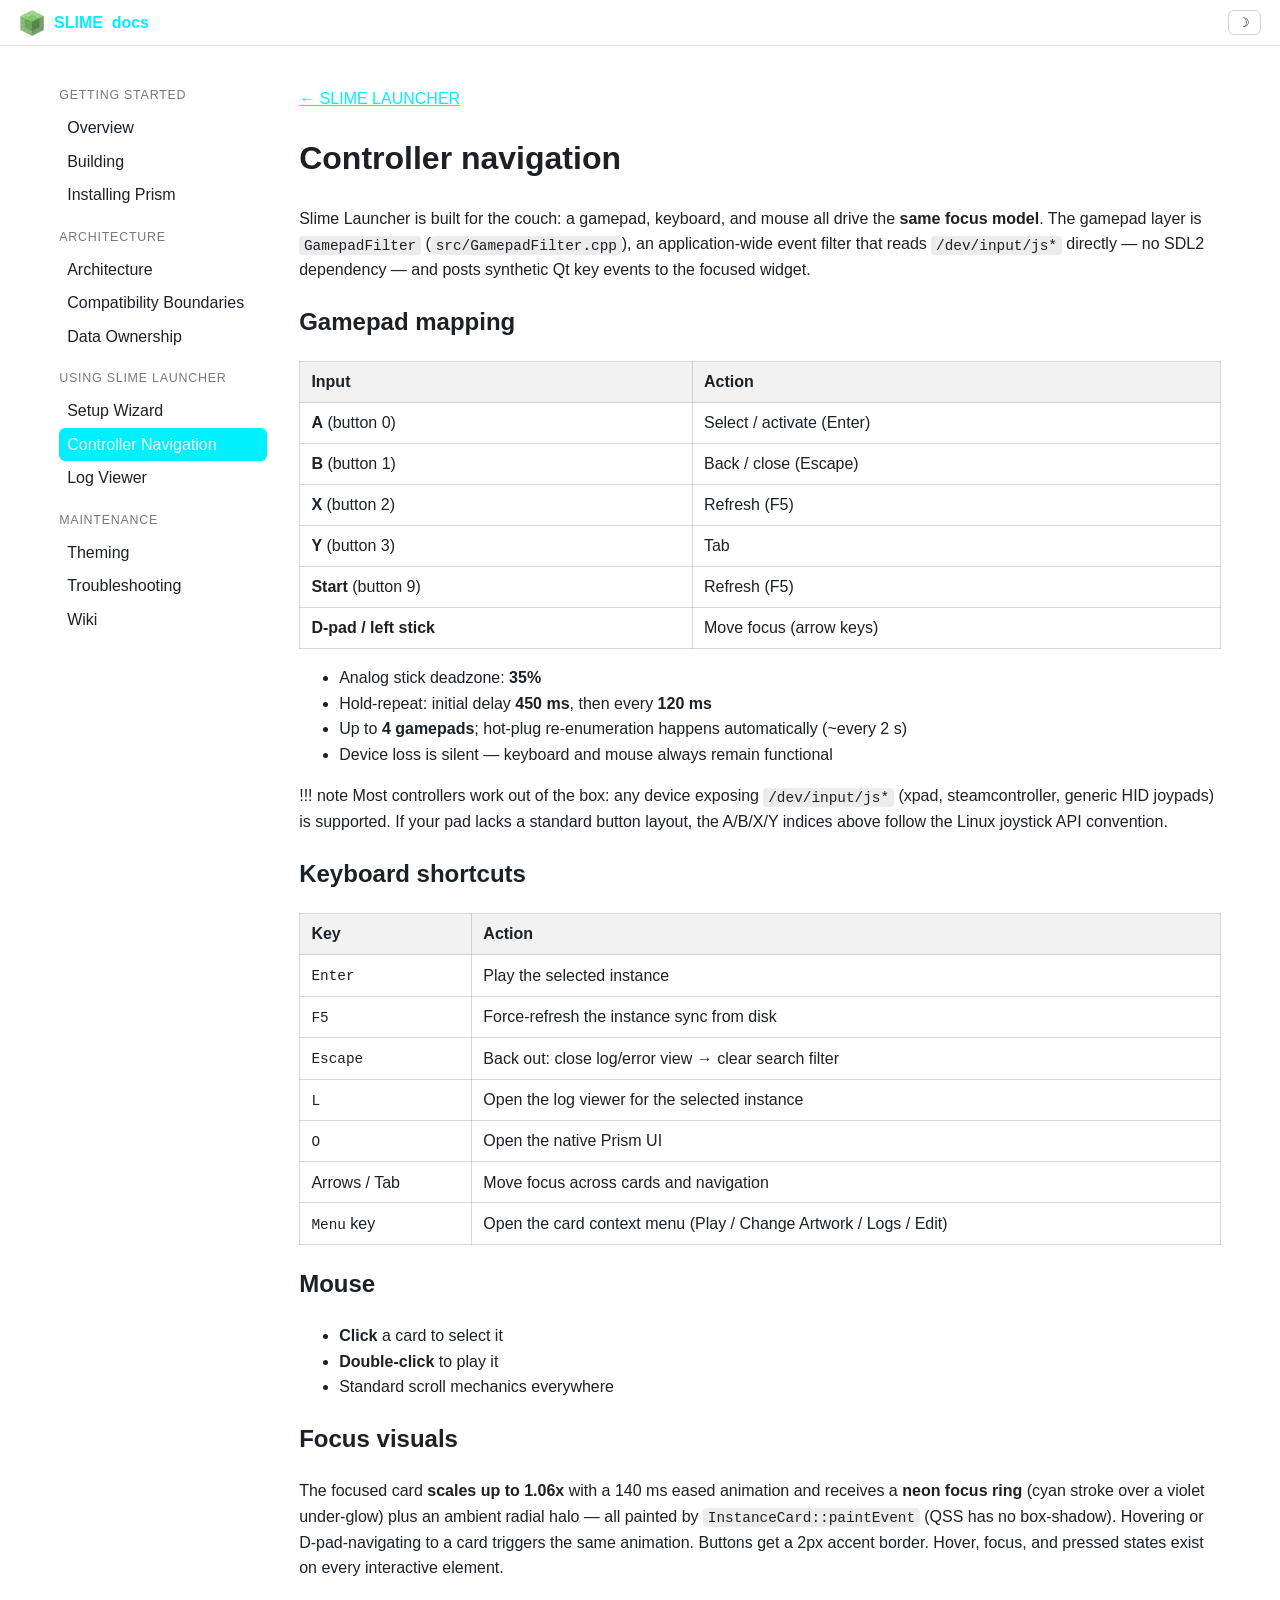
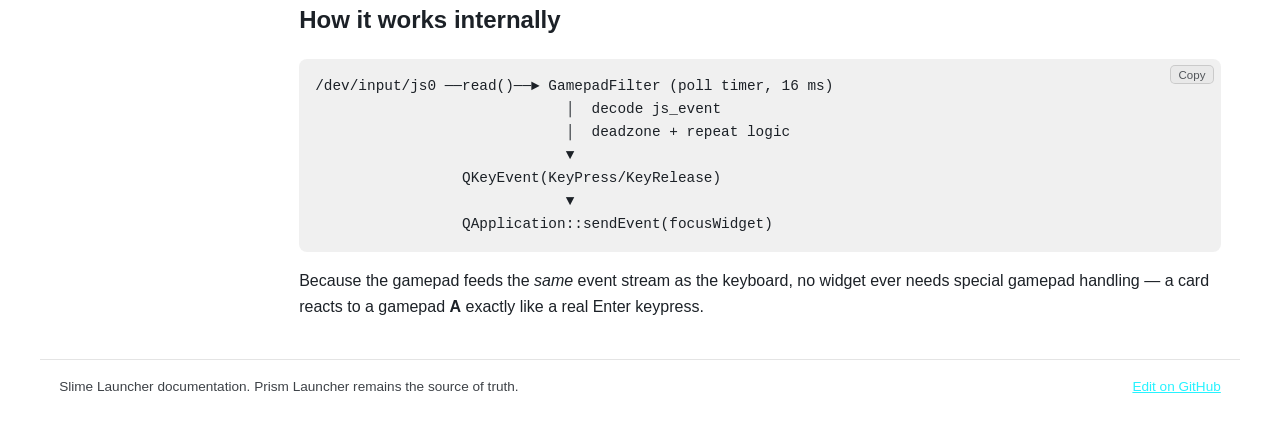
<file: docs/wiki/controller-navigation.html>
<!DOCTYPE html>
<html lang="en">
<head>
  <meta charset="utf-8">
  <meta name="viewport" content="width=device-width, initial-scale=1">
  <meta name="description" content="Gamepad mapping, keyboard shortcuts, and focus model">
  <title>Controller navigation - Slime Launcher</title>
  <link rel="icon" href="slime.png" media="(prefers-color-scheme: light)">
    <link rel="icon" href="slime.png" media="(prefers-color-scheme: dark)">
  <style>:root { --brand-accent: #00f0ff; }</style>
  <link rel="stylesheet" href="slime.css">
  <style>
    :root { color-scheme: light dark; }
    * { box-sizing: border-box; }
    body { margin: 0; font-family: -apple-system, BlinkMacSystemFont, "Segoe UI", Roboto, Helvetica, Arial, sans-serif; line-height: 1.6; }
    html[data-theme="dark"] { background: #12151a; color: #d6dae0; }
    html[data-theme="light"] { background: #ffffff; color: #1c2127; }
    html[data-theme="dark"] a { color: var(--brand-accent); }
    html[data-theme="light"] a { color: var(--brand-accent); }
    .topbar { display: flex; align-items: center; justify-content: space-between; padding: 0.6rem 1.2rem; border-bottom: 1px solid rgba(128,128,128,.25); position: sticky; top: 0; backdrop-filter: blur(6px); }
    .brand { font-weight: 700; text-decoration: none; color: inherit; }
    .brand span { color: var(--brand-accent); }
    .theme-btn { border: 1px solid rgba(128,128,128,.35); background: transparent; color: inherit; border-radius: 6px; padding: 0.25rem 0.6rem; cursor: pointer; }
    .layout { display: flex; gap: 2rem; max-width: 75rem; margin: 0 auto; padding: 1.5rem 1.2rem; }
    .nsdocs-nav { min-width: 13rem; }
    .nsdocs-nav .nav-section { font-size: .78rem; text-transform: uppercase; letter-spacing: .06em; opacity: .6; margin: 1rem 0 .3rem; }
    .nsdocs-nav a { display: block; padding: .25rem .5rem; border-radius: 6px; text-decoration: none; }
    .nsdocs-nav a.active { background: var(--brand-accent); color: #fff; }
    html[data-theme="dark"] .nsdocs-nav a { color: #d6dae0; }
    html[data-theme="light"] .nsdocs-nav a { color: #1c2127; }
    html[data-theme="dark"] .nsdocs-nav a.active, html[data-theme="light"] .nsdocs-nav a.active { color: #fff; }
    main { flex: 1; min-width: 0; }
    pre { position: relative; background: rgba(128,128,128,.12); border-radius: 8px; padding: 1rem; overflow-x: auto; }
    code { font-family: ui-monospace, SFMono-Regular, Menlo, Consolas, monospace; font-size: .9em; }
    p code, li code { background: rgba(128,128,128,.15); border-radius: 4px; padding: .1rem .3rem; }
    .copy-btn { position: absolute; top: .4rem; right: .4rem; font-size: .72rem; border: 1px solid rgba(128,128,128,.4); background: rgba(128,128,128,.08); color: inherit; border-radius: 5px; padding: .15rem .5rem; cursor: pointer; opacity: .75; }
    .copy-btn:hover { opacity: 1; }
    .admonition { border-left: 4px solid var(--brand-accent); background: rgba(128,128,128,.08); border-radius: 0 8px 8px 0; padding: .6rem 1rem; margin: 1rem 0; }
    .admonition-warning { border-left-color: #d29922; }
    .admonition-title { font-weight: 700; margin: 0 0 .25rem; text-transform: capitalize; }
    table { border-collapse: collapse; width: 100%; margin: 1rem 0; }
    th, td { border: 1px solid rgba(128,128,128,.3); padding: .45rem .7rem; text-align: left; }
    th { background: rgba(128,128,128,.1); }
    blockquote { border-left: 4px solid rgba(128,128,128,.4); margin: 1rem 0; padding: .2rem 1rem; }
    footer { max-width: 75rem; margin: 0 auto; padding: 1rem 1.2rem 2rem; border-top: 1px solid rgba(128,128,128,.25); display: flex; justify-content: space-between; gap: 1rem; font-size: .85rem; opacity: .85; flex-wrap: wrap; }
    @media (max-width: 48rem) { .layout { flex-direction: column; } .nsdocs-nav { min-width: 0; } }
  </style>
</head>
<body>
  <header class="topbar">
    <a class="brand" href="index.html">SLIME<span> docs</span></a>
    <button class="theme-btn" onclick="nsdocsToggleTheme()" title="Toggle theme">&#9789;</button>
  </header>
  <div class="layout">
    <nav class="nsdocs-nav">
<div class="nav-section">Getting started</div>
<a href="overview.html">Overview</a>
<a href="building.html">Building</a>
<a href="installing-prism.html">Installing Prism</a>
<div class="nav-section">Architecture</div>
<a href="architecture.html">Architecture</a>
<a href="compatibility-boundaries.html">Compatibility Boundaries</a>
<a href="data-ownership.html">Data Ownership</a>
<div class="nav-section">Using Slime Launcher</div>
<a href="setup-wizard.html">Setup Wizard</a>
<a href="controller-navigation.html" class="active">Controller Navigation</a>
<a href="log-viewer.html">Log Viewer</a>
<div class="nav-section">Maintenance</div>
<a href="theming.html">Theming</a>
<a href="troubleshooting.html">Troubleshooting</a>
<a href="wiki.html">Wiki</a>
</nav>
    <main>
<p><a href="../">← SLIME LAUNCHER</a></p>
<h1 id="controller-navigation">Controller navigation</h1>
<p>Slime Launcher is built for the couch: a gamepad, keyboard, and mouse all drive the <strong>same focus model</strong>. The gamepad layer is <code>GamepadFilter</code> (<code>src/GamepadFilter.cpp</code>), an application-wide event filter that reads <code>/dev/input/js*</code> directly — no SDL2 dependency — and posts synthetic Qt key events to the focused widget.</p>
<h2 id="gamepad-mapping">Gamepad mapping</h2>
<table><thead><tr><th>Input</th><th>Action</th></tr></thead><tbody><tr><td><strong>A</strong> (button 0)</td><td>Select / activate (Enter)</td></tr><tr><td><strong>B</strong> (button 1)</td><td>Back / close (Escape)</td></tr><tr><td><strong>X</strong> (button 2)</td><td>Refresh (F5)</td></tr><tr><td><strong>Y</strong> (button 3)</td><td>Tab</td></tr><tr><td><strong>Start</strong> (button 9)</td><td>Refresh (F5)</td></tr><tr><td><strong>D-pad / left stick</strong></td><td>Move focus (arrow keys)</td></tr></tbody></table>
<ul><li>Analog stick deadzone: <strong>35%</strong></li><li>Hold-repeat: initial delay <strong>450 ms</strong>, then every <strong>120 ms</strong></li><li>Up to <strong>4 gamepads</strong>; hot-plug re-enumeration happens automatically (~every 2 s)</li><li>Device loss is silent — keyboard and mouse always remain functional</li></ul>
<p>!!! note Most controllers work out of the box: any device exposing <code>/dev/input/js*</code> (xpad, steamcontroller, generic HID joypads) is supported. If your pad lacks a standard button layout, the A/B/X/Y indices above follow the Linux joystick API convention.</p>
<h2 id="keyboard-shortcuts">Keyboard shortcuts</h2>
<table><thead><tr><th>Key</th><th>Action</th></tr></thead><tbody><tr><td><code>Enter</code></td><td>Play the selected instance</td></tr><tr><td><code>F5</code></td><td>Force-refresh the instance sync from disk</td></tr><tr><td><code>Escape</code></td><td>Back out: close log/error view → clear search filter</td></tr><tr><td><code>L</code></td><td>Open the log viewer for the selected instance</td></tr><tr><td><code>O</code></td><td>Open the native Prism UI</td></tr><tr><td>Arrows / Tab</td><td>Move focus across cards and navigation</td></tr><tr><td><code>Menu</code> key</td><td>Open the card context menu (Play / Change Artwork / Logs / Edit)</td></tr></tbody></table>
<h2 id="mouse">Mouse</h2>
<ul><li><strong>Click</strong> a card to select it</li><li><strong>Double-click</strong> to play it</li><li>Standard scroll mechanics everywhere</li></ul>
<h2 id="focus-visuals">Focus visuals</h2>
<p>The focused card <strong>scales up to 1.06x</strong> with a 140 ms eased animation and receives a <strong>neon focus ring</strong> (cyan stroke over a violet under-glow) plus an ambient radial halo — all painted by <code>InstanceCard::paintEvent</code> (QSS has no box-shadow). Hovering or D-pad-navigating to a card triggers the same animation. Buttons get a 2px accent border. Hover, focus, and pressed states exist on every interactive element.</p>
<h2 id="how-it-works-internally">How it works internally</h2>
<div class="code-block"><pre><button class="copy-btn" type="button">Copy</button><code class="language-text">/dev/input/js0 ──read()──► GamepadFilter (poll timer, 16 ms)
                             │  decode js_event
                             │  deadzone + repeat logic
                             ▼
                 QKeyEvent(KeyPress/KeyRelease)
                             ▼
                 QApplication::sendEvent(focusWidget)</code></pre></div>
<p>Because the gamepad feeds the <em>same</em> event stream as the keyboard, no widget ever needs special gamepad handling — a card reacts to a gamepad <strong>A</strong> exactly like a real Enter keypress.</p>
    </main>
  </div>
  <footer>
    <span>Slime Launcher documentation. Prism Launcher remains the source of truth.</span>
    <a class="edit-link" href="https://github.com/callenflynn/SlimeLauncher/edit/main/docs/wiki-src/controller-navigation.md" target="_blank" rel="noopener">Edit on GitHub</a>
  </footer>
  <script>(function () {
  var root = document.documentElement;
  var stored = localStorage.getItem('nsdocs-theme');
  var theme = stored || (window.matchMedia('(prefers-color-scheme: dark)').matches ? 'dark' : 'light');
  root.setAttribute('data-theme', theme);
  window.nsdocsToggleTheme = function () {
    var next = root.getAttribute('data-theme') === 'dark' ? 'light' : 'dark';
    root.setAttribute('data-theme', next);
    localStorage.setItem('nsdocs-theme', next);
  };
})();</script>
  <script>(function () {
  document.querySelectorAll('.copy-btn').forEach(function (btn) {
    btn.addEventListener('click', function () {
      var code = btn.parentElement.querySelector('code');
      if (!code) return;
      navigator.clipboard.writeText(code.textContent).then(function () {
        var old = btn.textContent;
        btn.textContent = 'Copied!';
        setTimeout(function () { btn.textContent = old; }, 1500);
      });
    });
  });
})();</script>
</body>
</html>
</file>
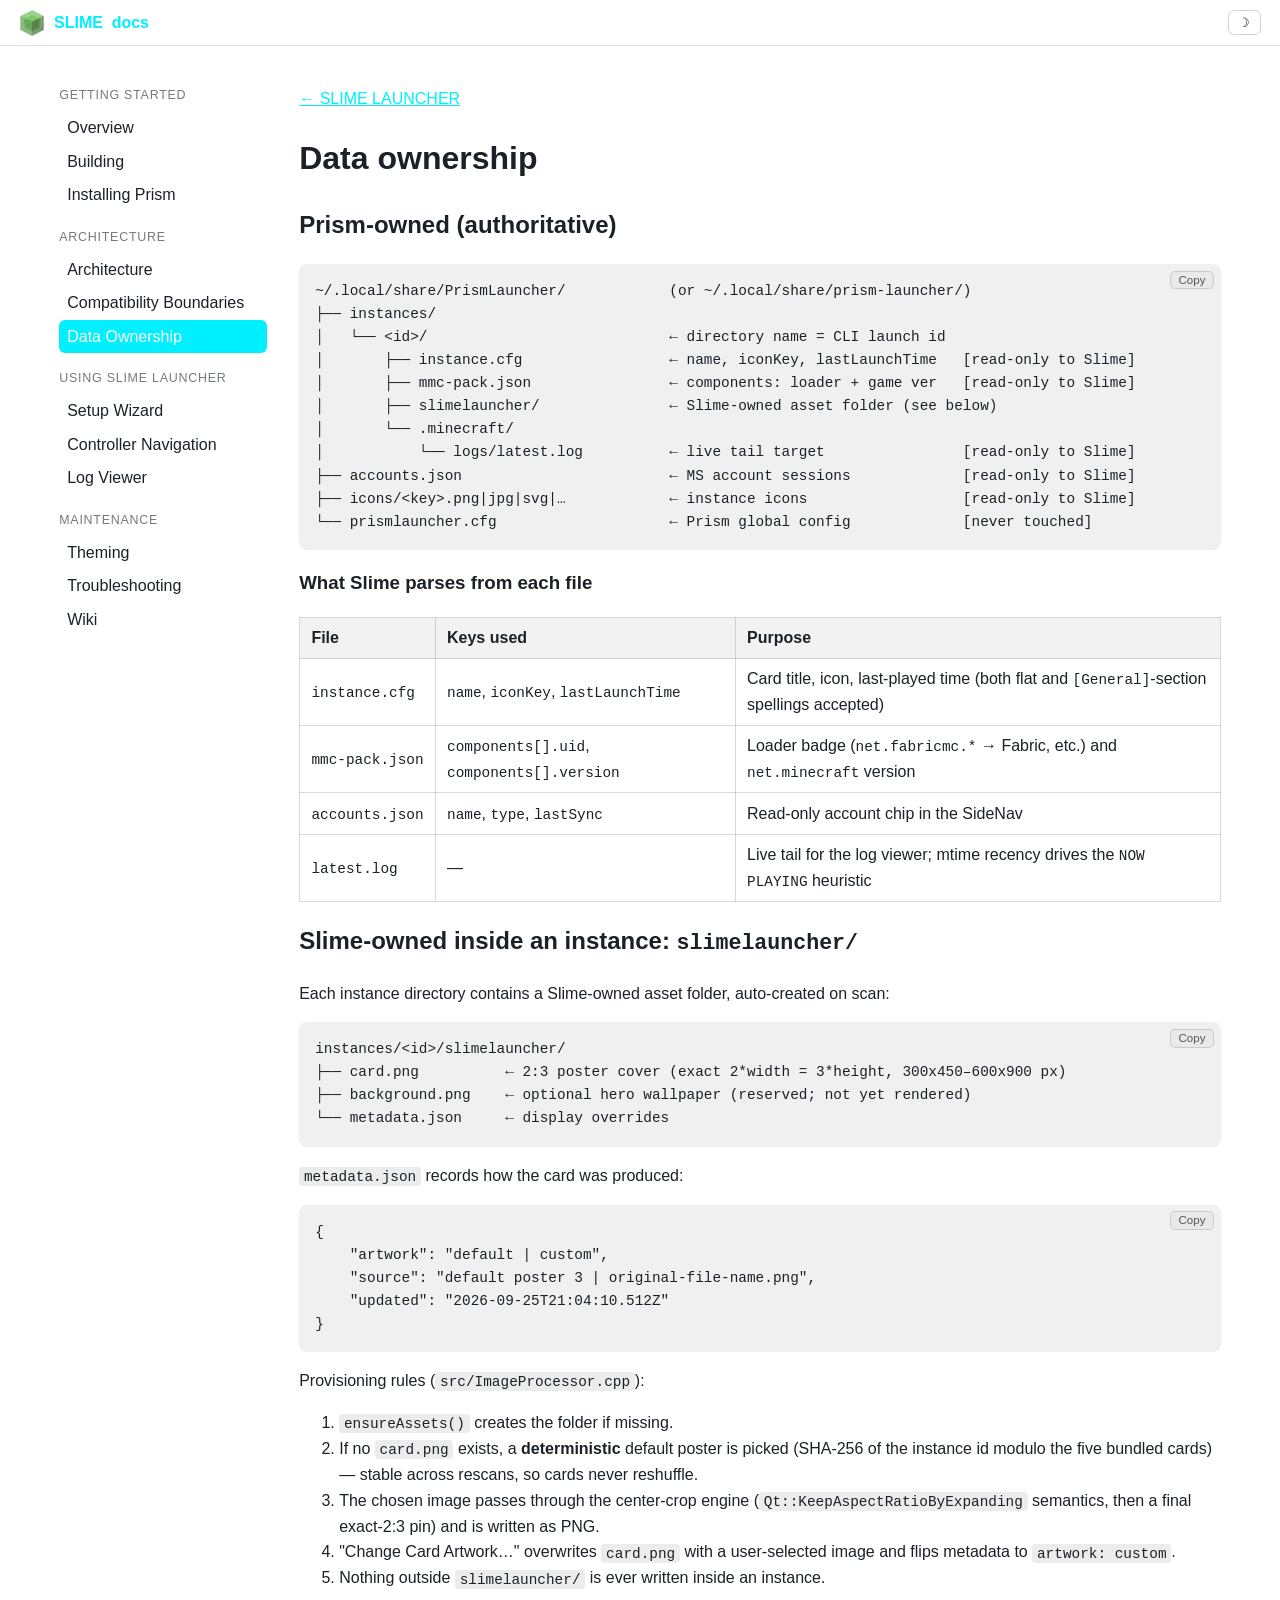
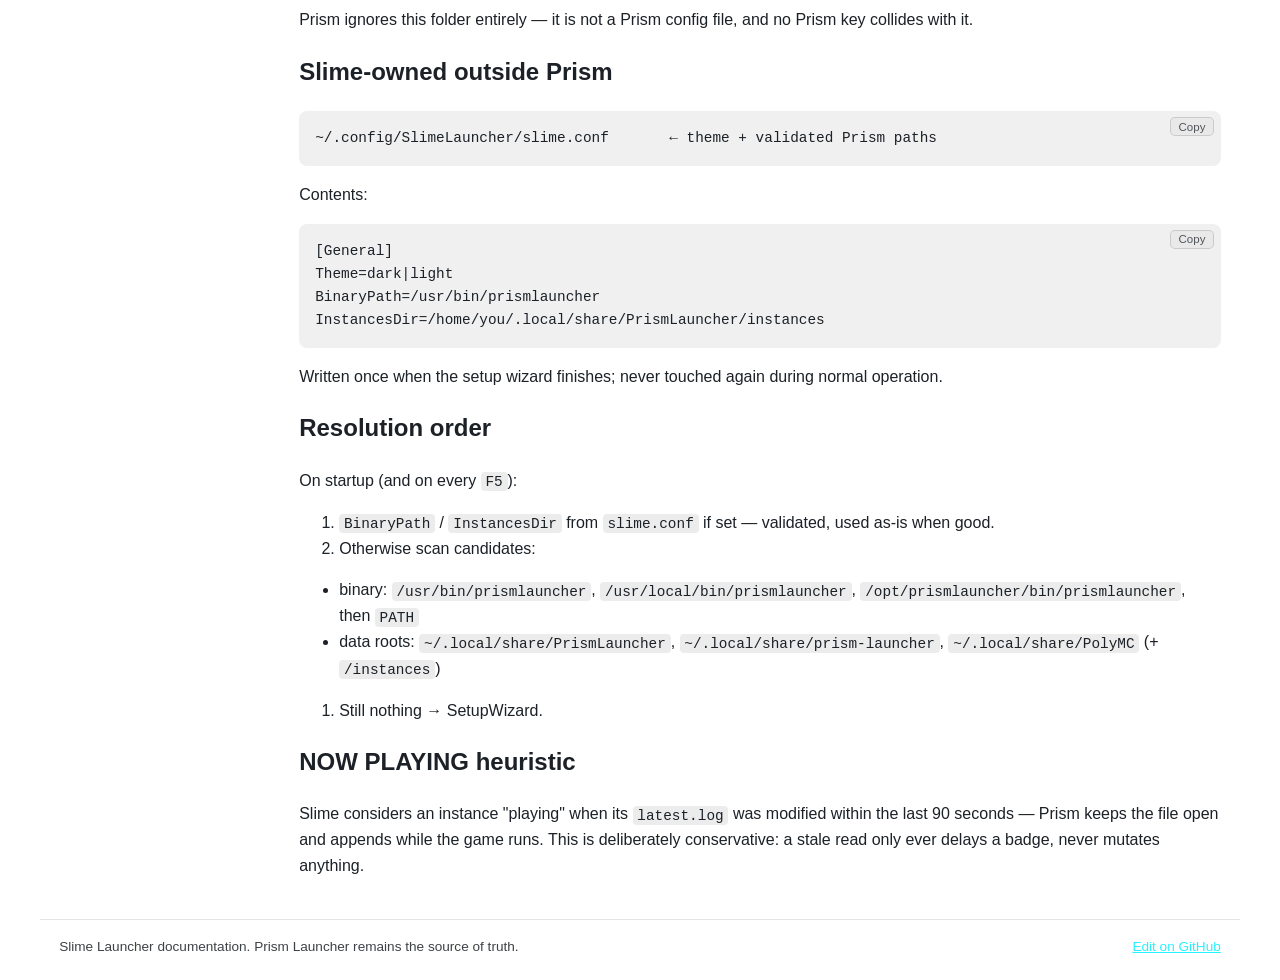
<file: docs/wiki/data-ownership.html>
<!DOCTYPE html>
<html lang="en">
<head>
  <meta charset="utf-8">
  <meta name="viewport" content="width=device-width, initial-scale=1">
  <meta name="description" content="Which files Prism owns, which Slime owns, and what Slime reads">
  <title>Data ownership - Slime Launcher</title>
  <link rel="icon" href="slime.png" media="(prefers-color-scheme: light)">
    <link rel="icon" href="slime.png" media="(prefers-color-scheme: dark)">
  <style>:root { --brand-accent: #00f0ff; }</style>
  <link rel="stylesheet" href="slime.css">
  <style>
    :root { color-scheme: light dark; }
    * { box-sizing: border-box; }
    body { margin: 0; font-family: -apple-system, BlinkMacSystemFont, "Segoe UI", Roboto, Helvetica, Arial, sans-serif; line-height: 1.6; }
    html[data-theme="dark"] { background: #12151a; color: #d6dae0; }
    html[data-theme="light"] { background: #ffffff; color: #1c2127; }
    html[data-theme="dark"] a { color: var(--brand-accent); }
    html[data-theme="light"] a { color: var(--brand-accent); }
    .topbar { display: flex; align-items: center; justify-content: space-between; padding: 0.6rem 1.2rem; border-bottom: 1px solid rgba(128,128,128,.25); position: sticky; top: 0; backdrop-filter: blur(6px); }
    .brand { font-weight: 700; text-decoration: none; color: inherit; }
    .brand span { color: var(--brand-accent); }
    .theme-btn { border: 1px solid rgba(128,128,128,.35); background: transparent; color: inherit; border-radius: 6px; padding: 0.25rem 0.6rem; cursor: pointer; }
    .layout { display: flex; gap: 2rem; max-width: 75rem; margin: 0 auto; padding: 1.5rem 1.2rem; }
    .nsdocs-nav { min-width: 13rem; }
    .nsdocs-nav .nav-section { font-size: .78rem; text-transform: uppercase; letter-spacing: .06em; opacity: .6; margin: 1rem 0 .3rem; }
    .nsdocs-nav a { display: block; padding: .25rem .5rem; border-radius: 6px; text-decoration: none; }
    .nsdocs-nav a.active { background: var(--brand-accent); color: #fff; }
    html[data-theme="dark"] .nsdocs-nav a { color: #d6dae0; }
    html[data-theme="light"] .nsdocs-nav a { color: #1c2127; }
    html[data-theme="dark"] .nsdocs-nav a.active, html[data-theme="light"] .nsdocs-nav a.active { color: #fff; }
    main { flex: 1; min-width: 0; }
    pre { position: relative; background: rgba(128,128,128,.12); border-radius: 8px; padding: 1rem; overflow-x: auto; }
    code { font-family: ui-monospace, SFMono-Regular, Menlo, Consolas, monospace; font-size: .9em; }
    p code, li code { background: rgba(128,128,128,.15); border-radius: 4px; padding: .1rem .3rem; }
    .copy-btn { position: absolute; top: .4rem; right: .4rem; font-size: .72rem; border: 1px solid rgba(128,128,128,.4); background: rgba(128,128,128,.08); color: inherit; border-radius: 5px; padding: .15rem .5rem; cursor: pointer; opacity: .75; }
    .copy-btn:hover { opacity: 1; }
    .admonition { border-left: 4px solid var(--brand-accent); background: rgba(128,128,128,.08); border-radius: 0 8px 8px 0; padding: .6rem 1rem; margin: 1rem 0; }
    .admonition-warning { border-left-color: #d29922; }
    .admonition-title { font-weight: 700; margin: 0 0 .25rem; text-transform: capitalize; }
    table { border-collapse: collapse; width: 100%; margin: 1rem 0; }
    th, td { border: 1px solid rgba(128,128,128,.3); padding: .45rem .7rem; text-align: left; }
    th { background: rgba(128,128,128,.1); }
    blockquote { border-left: 4px solid rgba(128,128,128,.4); margin: 1rem 0; padding: .2rem 1rem; }
    footer { max-width: 75rem; margin: 0 auto; padding: 1rem 1.2rem 2rem; border-top: 1px solid rgba(128,128,128,.25); display: flex; justify-content: space-between; gap: 1rem; font-size: .85rem; opacity: .85; flex-wrap: wrap; }
    @media (max-width: 48rem) { .layout { flex-direction: column; } .nsdocs-nav { min-width: 0; } }
  </style>
</head>
<body>
  <header class="topbar">
    <a class="brand" href="index.html">SLIME<span> docs</span></a>
    <button class="theme-btn" onclick="nsdocsToggleTheme()" title="Toggle theme">&#9789;</button>
  </header>
  <div class="layout">
    <nav class="nsdocs-nav">
<div class="nav-section">Getting started</div>
<a href="overview.html">Overview</a>
<a href="building.html">Building</a>
<a href="installing-prism.html">Installing Prism</a>
<div class="nav-section">Architecture</div>
<a href="architecture.html">Architecture</a>
<a href="compatibility-boundaries.html">Compatibility Boundaries</a>
<a href="data-ownership.html" class="active">Data Ownership</a>
<div class="nav-section">Using Slime Launcher</div>
<a href="setup-wizard.html">Setup Wizard</a>
<a href="controller-navigation.html">Controller Navigation</a>
<a href="log-viewer.html">Log Viewer</a>
<div class="nav-section">Maintenance</div>
<a href="theming.html">Theming</a>
<a href="troubleshooting.html">Troubleshooting</a>
<a href="wiki.html">Wiki</a>
</nav>
    <main>
<p><a href="../">← SLIME LAUNCHER</a></p>
<h1 id="data-ownership">Data ownership</h1>
<h2 id="prism-owned-authoritative">Prism-owned (authoritative)</h2>
<div class="code-block"><pre><button class="copy-btn" type="button">Copy</button><code class="language-text">~/.local/share/PrismLauncher/            (or ~/.local/share/prism-launcher/)
├── instances/
│   └── &lt;id&gt;/                            ← directory name = CLI launch id
│       ├── instance.cfg                 ← name, iconKey, lastLaunchTime   [read-only to Slime]
│       ├── mmc-pack.json                ← components: loader + game ver   [read-only to Slime]
│       ├── slimelauncher/               ← Slime-owned asset folder (see below)
│       └── .minecraft/
│           └── logs/latest.log          ← live tail target                [read-only to Slime]
├── accounts.json                        ← MS account sessions             [read-only to Slime]
├── icons/&lt;key&gt;.png|jpg|svg|…            ← instance icons                  [read-only to Slime]
└── prismlauncher.cfg                    ← Prism global config             [never touched]</code></pre></div>
<h3 id="what-slime-parses-from-each-file">What Slime parses from each file</h3>
<table><thead><tr><th>File</th><th>Keys used</th><th>Purpose</th></tr></thead><tbody><tr><td><code>instance.cfg</code></td><td><code>name</code>, <code>iconKey</code>, <code>lastLaunchTime</code></td><td>Card title, icon, last-played time (both flat and <code>[General]</code>-section spellings accepted)</td></tr><tr><td><code>mmc-pack.json</code></td><td><code>components[].uid</code>, <code>components[].version</code></td><td>Loader badge (<code>net.fabricmc.*</code> → Fabric, etc.) and <code>net.minecraft</code> version</td></tr><tr><td><code>accounts.json</code></td><td><code>name</code>, <code>type</code>, <code>lastSync</code></td><td>Read-only account chip in the SideNav</td></tr><tr><td><code>latest.log</code></td><td>—</td><td>Live tail for the log viewer; mtime recency drives the <code>NOW PLAYING</code> heuristic</td></tr></tbody></table>
<h2 id="slime-owned-inside-an-instance-slimelauncher">Slime-owned inside an instance: <code>slimelauncher/</code></h2>
<p>Each instance directory contains a Slime-owned asset folder, auto-created on scan:</p>
<div class="code-block"><pre><button class="copy-btn" type="button">Copy</button><code class="language-text">instances/&lt;id&gt;/slimelauncher/
├── card.png          ← 2:3 poster cover (exact 2*width = 3*height, 300x450–600x900 px)
├── background.png    ← optional hero wallpaper (reserved; not yet rendered)
└── metadata.json     ← display overrides</code></pre></div>
<p><code>metadata.json</code> records how the card was produced:</p>
<div class="code-block"><pre><button class="copy-btn" type="button">Copy</button><code class="language-json">{
    &quot;artwork&quot;: &quot;default | custom&quot;,
    &quot;source&quot;: &quot;default poster 3 | original-file-name.png&quot;,
    &quot;updated&quot;: &quot;2026-09-25T21:04:10.512Z&quot;
}</code></pre></div>
<p>Provisioning rules (<code>src/ImageProcessor.cpp</code>):</p>
<ol><li><code>ensureAssets()</code> creates the folder if missing.</li><li>If no <code>card.png</code> exists, a <strong>deterministic</strong> default poster is picked (SHA-256 of the instance id modulo the five bundled cards) — stable across rescans, so cards never reshuffle.</li><li>The chosen image passes through the center-crop engine (<code>Qt::KeepAspectRatioByExpanding</code> semantics, then a final exact-2:3 pin) and is written as PNG.</li><li>"Change Card Artwork…" overwrites <code>card.png</code> with a user-selected image and flips metadata to <code>artwork: custom</code>.</li><li>Nothing outside <code>slimelauncher/</code> is ever written inside an instance.</li></ol>
<p>Prism ignores this folder entirely — it is not a Prism config file, and no Prism key collides with it.</p>
<h2 id="slime-owned-outside-prism">Slime-owned outside Prism</h2>
<div class="code-block"><pre><button class="copy-btn" type="button">Copy</button><code class="language-text">~/.config/SlimeLauncher/slime.conf       ← theme + validated Prism paths</code></pre></div>
<p>Contents:</p>
<div class="code-block"><pre><button class="copy-btn" type="button">Copy</button><code class="language-ini">[General]
Theme=dark|light
BinaryPath=/usr/bin/prismlauncher
InstancesDir=/home/you/.local/share/PrismLauncher/instances</code></pre></div>
<p>Written once when the setup wizard finishes; never touched again during normal operation.</p>
<h2 id="resolution-order">Resolution order</h2>
<p>On startup (and on every <code>F5</code>):</p>
<ol><li><code>BinaryPath</code> / <code>InstancesDir</code> from <code>slime.conf</code> if set — validated, used as-is when good.</li><li>Otherwise scan candidates:</li></ol>
<ul><li>binary: <code>/usr/bin/prismlauncher</code>, <code>/usr/local/bin/prismlauncher</code>, <code>/opt/prismlauncher/bin/prismlauncher</code>, then <code>PATH</code></li><li>data roots: <code>~/.local/share/PrismLauncher</code>, <code>~/.local/share/prism-launcher</code>, <code>~/.local/share/PolyMC</code> (+ <code>/instances</code>)</li></ul>
<ol><li>Still nothing → SetupWizard.</li></ol>
<h2 id="now-playing-heuristic">NOW PLAYING heuristic</h2>
<p>Slime considers an instance "playing" when its <code>latest.log</code> was modified within the last 90 seconds — Prism keeps the file open and appends while the game runs. This is deliberately conservative: a stale read only ever delays a badge, never mutates anything.</p>
    </main>
  </div>
  <footer>
    <span>Slime Launcher documentation. Prism Launcher remains the source of truth.</span>
    <a class="edit-link" href="https://github.com/callenflynn/SlimeLauncher/edit/main/docs/wiki-src/data-ownership.md" target="_blank" rel="noopener">Edit on GitHub</a>
  </footer>
  <script>(function () {
  var root = document.documentElement;
  var stored = localStorage.getItem('nsdocs-theme');
  var theme = stored || (window.matchMedia('(prefers-color-scheme: dark)').matches ? 'dark' : 'light');
  root.setAttribute('data-theme', theme);
  window.nsdocsToggleTheme = function () {
    var next = root.getAttribute('data-theme') === 'dark' ? 'light' : 'dark';
    root.setAttribute('data-theme', next);
    localStorage.setItem('nsdocs-theme', next);
  };
})();</script>
  <script>(function () {
  document.querySelectorAll('.copy-btn').forEach(function (btn) {
    btn.addEventListener('click', function () {
      var code = btn.parentElement.querySelector('code');
      if (!code) return;
      navigator.clipboard.writeText(code.textContent).then(function () {
        var old = btn.textContent;
        btn.textContent = 'Copied!';
        setTimeout(function () { btn.textContent = old; }, 1500);
      });
    });
  });
})();</script>
</body>
</html>
</file>
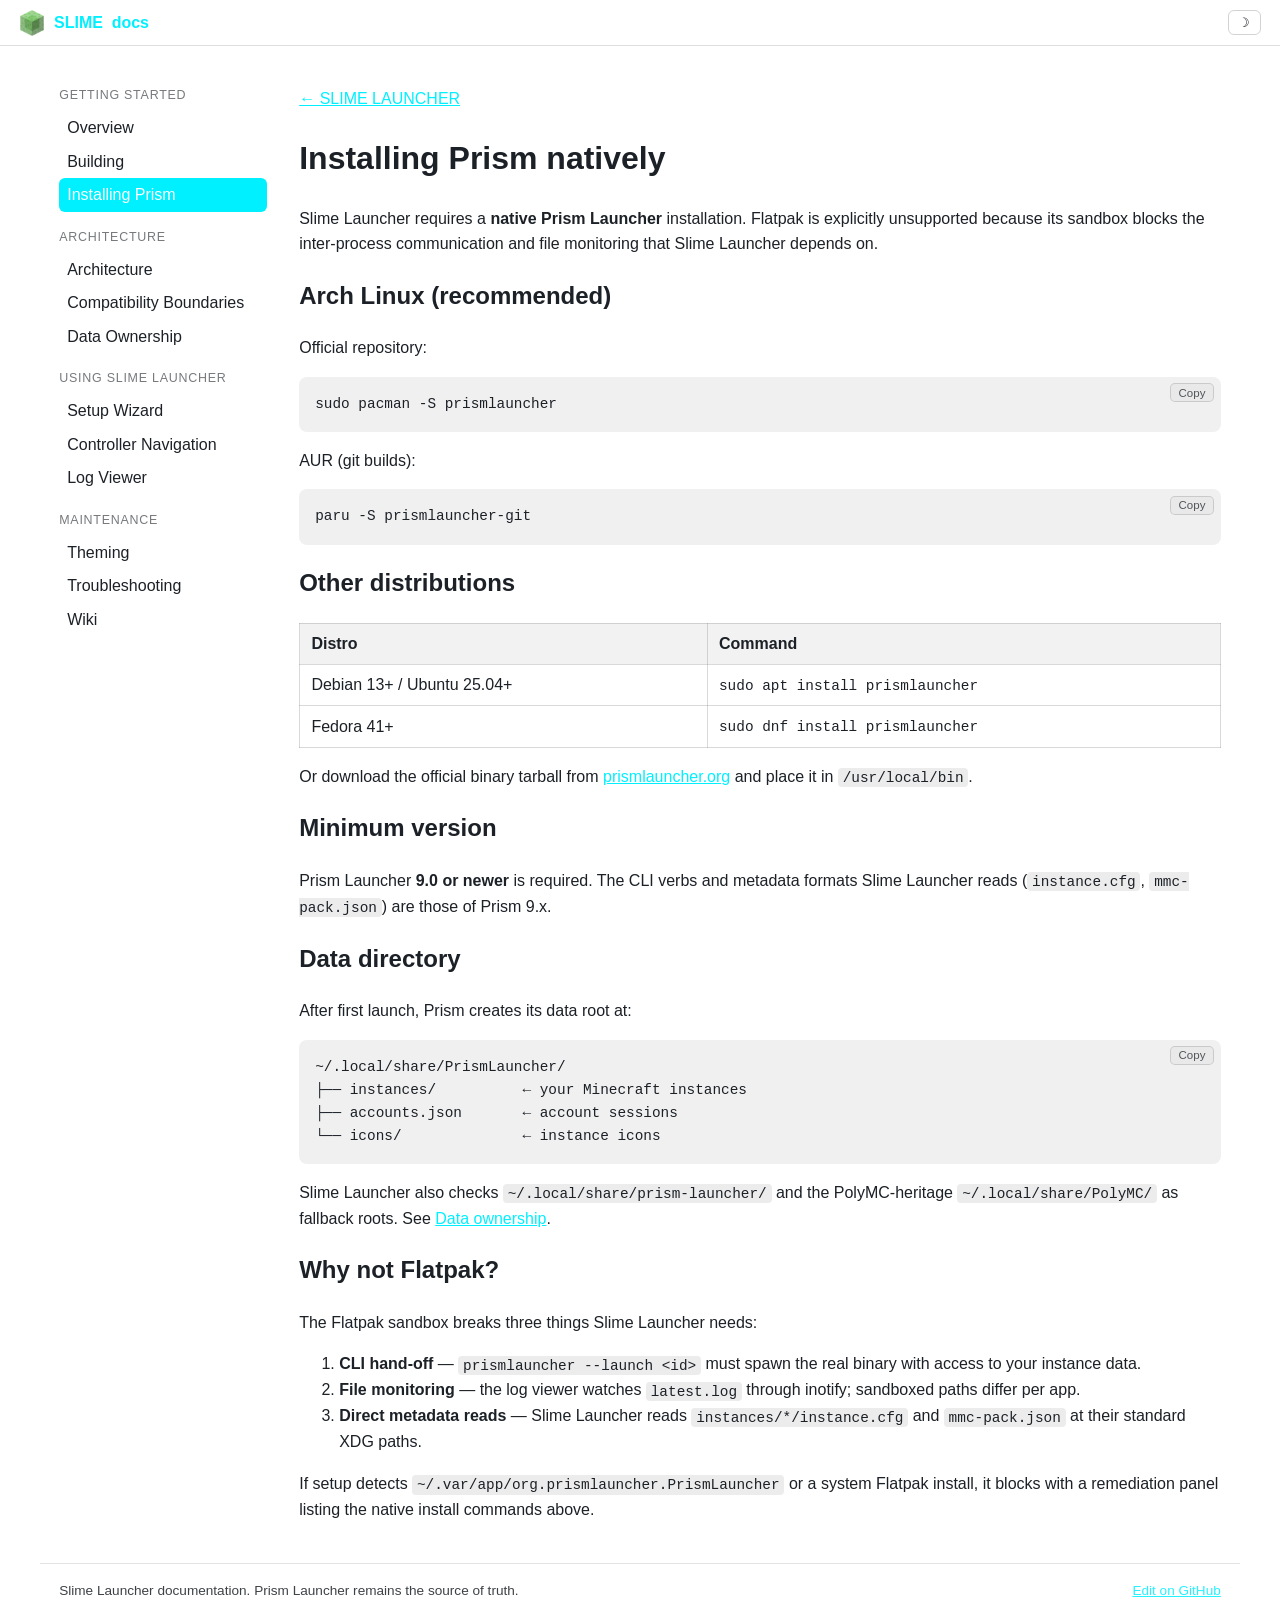
<file: docs/wiki/installing-prism.html>
<!DOCTYPE html>
<html lang="en">
<head>
  <meta charset="utf-8">
  <meta name="viewport" content="width=device-width, initial-scale=1">
  <meta name="description" content="Native Prism Launcher installation and Flatpak rejection policy">
  <title>Installing Prism natively - Slime Launcher</title>
  <link rel="icon" href="slime.png" media="(prefers-color-scheme: light)">
    <link rel="icon" href="slime.png" media="(prefers-color-scheme: dark)">
  <style>:root { --brand-accent: #00f0ff; }</style>
  <link rel="stylesheet" href="slime.css">
  <style>
    :root { color-scheme: light dark; }
    * { box-sizing: border-box; }
    body { margin: 0; font-family: -apple-system, BlinkMacSystemFont, "Segoe UI", Roboto, Helvetica, Arial, sans-serif; line-height: 1.6; }
    html[data-theme="dark"] { background: #12151a; color: #d6dae0; }
    html[data-theme="light"] { background: #ffffff; color: #1c2127; }
    html[data-theme="dark"] a { color: var(--brand-accent); }
    html[data-theme="light"] a { color: var(--brand-accent); }
    .topbar { display: flex; align-items: center; justify-content: space-between; padding: 0.6rem 1.2rem; border-bottom: 1px solid rgba(128,128,128,.25); position: sticky; top: 0; backdrop-filter: blur(6px); }
    .brand { font-weight: 700; text-decoration: none; color: inherit; }
    .brand span { color: var(--brand-accent); }
    .theme-btn { border: 1px solid rgba(128,128,128,.35); background: transparent; color: inherit; border-radius: 6px; padding: 0.25rem 0.6rem; cursor: pointer; }
    .layout { display: flex; gap: 2rem; max-width: 75rem; margin: 0 auto; padding: 1.5rem 1.2rem; }
    .nsdocs-nav { min-width: 13rem; }
    .nsdocs-nav .nav-section { font-size: .78rem; text-transform: uppercase; letter-spacing: .06em; opacity: .6; margin: 1rem 0 .3rem; }
    .nsdocs-nav a { display: block; padding: .25rem .5rem; border-radius: 6px; text-decoration: none; }
    .nsdocs-nav a.active { background: var(--brand-accent); color: #fff; }
    html[data-theme="dark"] .nsdocs-nav a { color: #d6dae0; }
    html[data-theme="light"] .nsdocs-nav a { color: #1c2127; }
    html[data-theme="dark"] .nsdocs-nav a.active, html[data-theme="light"] .nsdocs-nav a.active { color: #fff; }
    main { flex: 1; min-width: 0; }
    pre { position: relative; background: rgba(128,128,128,.12); border-radius: 8px; padding: 1rem; overflow-x: auto; }
    code { font-family: ui-monospace, SFMono-Regular, Menlo, Consolas, monospace; font-size: .9em; }
    p code, li code { background: rgba(128,128,128,.15); border-radius: 4px; padding: .1rem .3rem; }
    .copy-btn { position: absolute; top: .4rem; right: .4rem; font-size: .72rem; border: 1px solid rgba(128,128,128,.4); background: rgba(128,128,128,.08); color: inherit; border-radius: 5px; padding: .15rem .5rem; cursor: pointer; opacity: .75; }
    .copy-btn:hover { opacity: 1; }
    .admonition { border-left: 4px solid var(--brand-accent); background: rgba(128,128,128,.08); border-radius: 0 8px 8px 0; padding: .6rem 1rem; margin: 1rem 0; }
    .admonition-warning { border-left-color: #d29922; }
    .admonition-title { font-weight: 700; margin: 0 0 .25rem; text-transform: capitalize; }
    table { border-collapse: collapse; width: 100%; margin: 1rem 0; }
    th, td { border: 1px solid rgba(128,128,128,.3); padding: .45rem .7rem; text-align: left; }
    th { background: rgba(128,128,128,.1); }
    blockquote { border-left: 4px solid rgba(128,128,128,.4); margin: 1rem 0; padding: .2rem 1rem; }
    footer { max-width: 75rem; margin: 0 auto; padding: 1rem 1.2rem 2rem; border-top: 1px solid rgba(128,128,128,.25); display: flex; justify-content: space-between; gap: 1rem; font-size: .85rem; opacity: .85; flex-wrap: wrap; }
    @media (max-width: 48rem) { .layout { flex-direction: column; } .nsdocs-nav { min-width: 0; } }
  </style>
</head>
<body>
  <header class="topbar">
    <a class="brand" href="index.html">SLIME<span> docs</span></a>
    <button class="theme-btn" onclick="nsdocsToggleTheme()" title="Toggle theme">&#9789;</button>
  </header>
  <div class="layout">
    <nav class="nsdocs-nav">
<div class="nav-section">Getting started</div>
<a href="overview.html">Overview</a>
<a href="building.html">Building</a>
<a href="installing-prism.html" class="active">Installing Prism</a>
<div class="nav-section">Architecture</div>
<a href="architecture.html">Architecture</a>
<a href="compatibility-boundaries.html">Compatibility Boundaries</a>
<a href="data-ownership.html">Data Ownership</a>
<div class="nav-section">Using Slime Launcher</div>
<a href="setup-wizard.html">Setup Wizard</a>
<a href="controller-navigation.html">Controller Navigation</a>
<a href="log-viewer.html">Log Viewer</a>
<div class="nav-section">Maintenance</div>
<a href="theming.html">Theming</a>
<a href="troubleshooting.html">Troubleshooting</a>
<a href="wiki.html">Wiki</a>
</nav>
    <main>
<p><a href="../">← SLIME LAUNCHER</a></p>
<h1 id="installing-prism-natively">Installing Prism natively</h1>
<p>Slime Launcher requires a <strong>native Prism Launcher</strong> installation. Flatpak is explicitly unsupported because its sandbox blocks the inter-process communication and file monitoring that Slime Launcher depends on.</p>
<h2 id="arch-linux-recommended">Arch Linux (recommended)</h2>
<p>Official repository:</p>
<div class="code-block"><pre><button class="copy-btn" type="button">Copy</button><code class="language-bash">sudo pacman -S prismlauncher</code></pre></div>
<p>AUR (git builds):</p>
<div class="code-block"><pre><button class="copy-btn" type="button">Copy</button><code class="language-bash">paru -S prismlauncher-git</code></pre></div>
<h2 id="other-distributions">Other distributions</h2>
<table><thead><tr><th>Distro</th><th>Command</th></tr></thead><tbody><tr><td>Debian 13+ / Ubuntu 25.04+</td><td><code>sudo apt install prismlauncher</code></td></tr><tr><td>Fedora 41+</td><td><code>sudo dnf install prismlauncher</code></td></tr></tbody></table>
<p>Or download the official binary tarball from <a href="https://prismlauncher.org/download">prismlauncher.org</a> and place it in <code>/usr/local/bin</code>.</p>
<h2 id="minimum-version">Minimum version</h2>
<p>Prism Launcher <strong>9.0 or newer</strong> is required. The CLI verbs and metadata formats Slime Launcher reads (<code>instance.cfg</code>, <code>mmc-pack.json</code>) are those of Prism 9.x.</p>
<h2 id="data-directory">Data directory</h2>
<p>After first launch, Prism creates its data root at:</p>
<div class="code-block"><pre><button class="copy-btn" type="button">Copy</button><code class="language-text">~/.local/share/PrismLauncher/
├── instances/          ← your Minecraft instances
├── accounts.json       ← account sessions
└── icons/              ← instance icons</code></pre></div>
<p>Slime Launcher also checks <code>~/.local/share/prism-launcher/</code> and the PolyMC-heritage <code>~/.local/share/PolyMC/</code> as fallback roots. See <a href="data-ownership.html">Data ownership</a>.</p>
<h2 id="why-not-flatpak">Why not Flatpak?</h2>
<p>The Flatpak sandbox breaks three things Slime Launcher needs:</p>
<ol><li><strong>CLI hand-off</strong> — <code>prismlauncher --launch &lt;id&gt;</code> must spawn the real binary with access to your instance data.</li><li><strong>File monitoring</strong> — the log viewer watches <code>latest.log</code> through inotify; sandboxed paths differ per app.</li><li><strong>Direct metadata reads</strong> — Slime Launcher reads <code>instances/*/instance.cfg</code> and <code>mmc-pack.json</code> at their standard XDG paths.</li></ol>
<p>If setup detects <code>~/.var/app/org.prismlauncher.PrismLauncher</code> or a system Flatpak install, it blocks with a remediation panel listing the native install commands above.</p>
    </main>
  </div>
  <footer>
    <span>Slime Launcher documentation. Prism Launcher remains the source of truth.</span>
    <a class="edit-link" href="https://github.com/callenflynn/SlimeLauncher/edit/main/docs/wiki-src/installing-prism.md" target="_blank" rel="noopener">Edit on GitHub</a>
  </footer>
  <script>(function () {
  var root = document.documentElement;
  var stored = localStorage.getItem('nsdocs-theme');
  var theme = stored || (window.matchMedia('(prefers-color-scheme: dark)').matches ? 'dark' : 'light');
  root.setAttribute('data-theme', theme);
  window.nsdocsToggleTheme = function () {
    var next = root.getAttribute('data-theme') === 'dark' ? 'light' : 'dark';
    root.setAttribute('data-theme', next);
    localStorage.setItem('nsdocs-theme', next);
  };
})();</script>
  <script>(function () {
  document.querySelectorAll('.copy-btn').forEach(function (btn) {
    btn.addEventListener('click', function () {
      var code = btn.parentElement.querySelector('code');
      if (!code) return;
      navigator.clipboard.writeText(code.textContent).then(function () {
        var old = btn.textContent;
        btn.textContent = 'Copied!';
        setTimeout(function () { btn.textContent = old; }, 1500);
      });
    });
  });
})();</script>
</body>
</html>
</file>
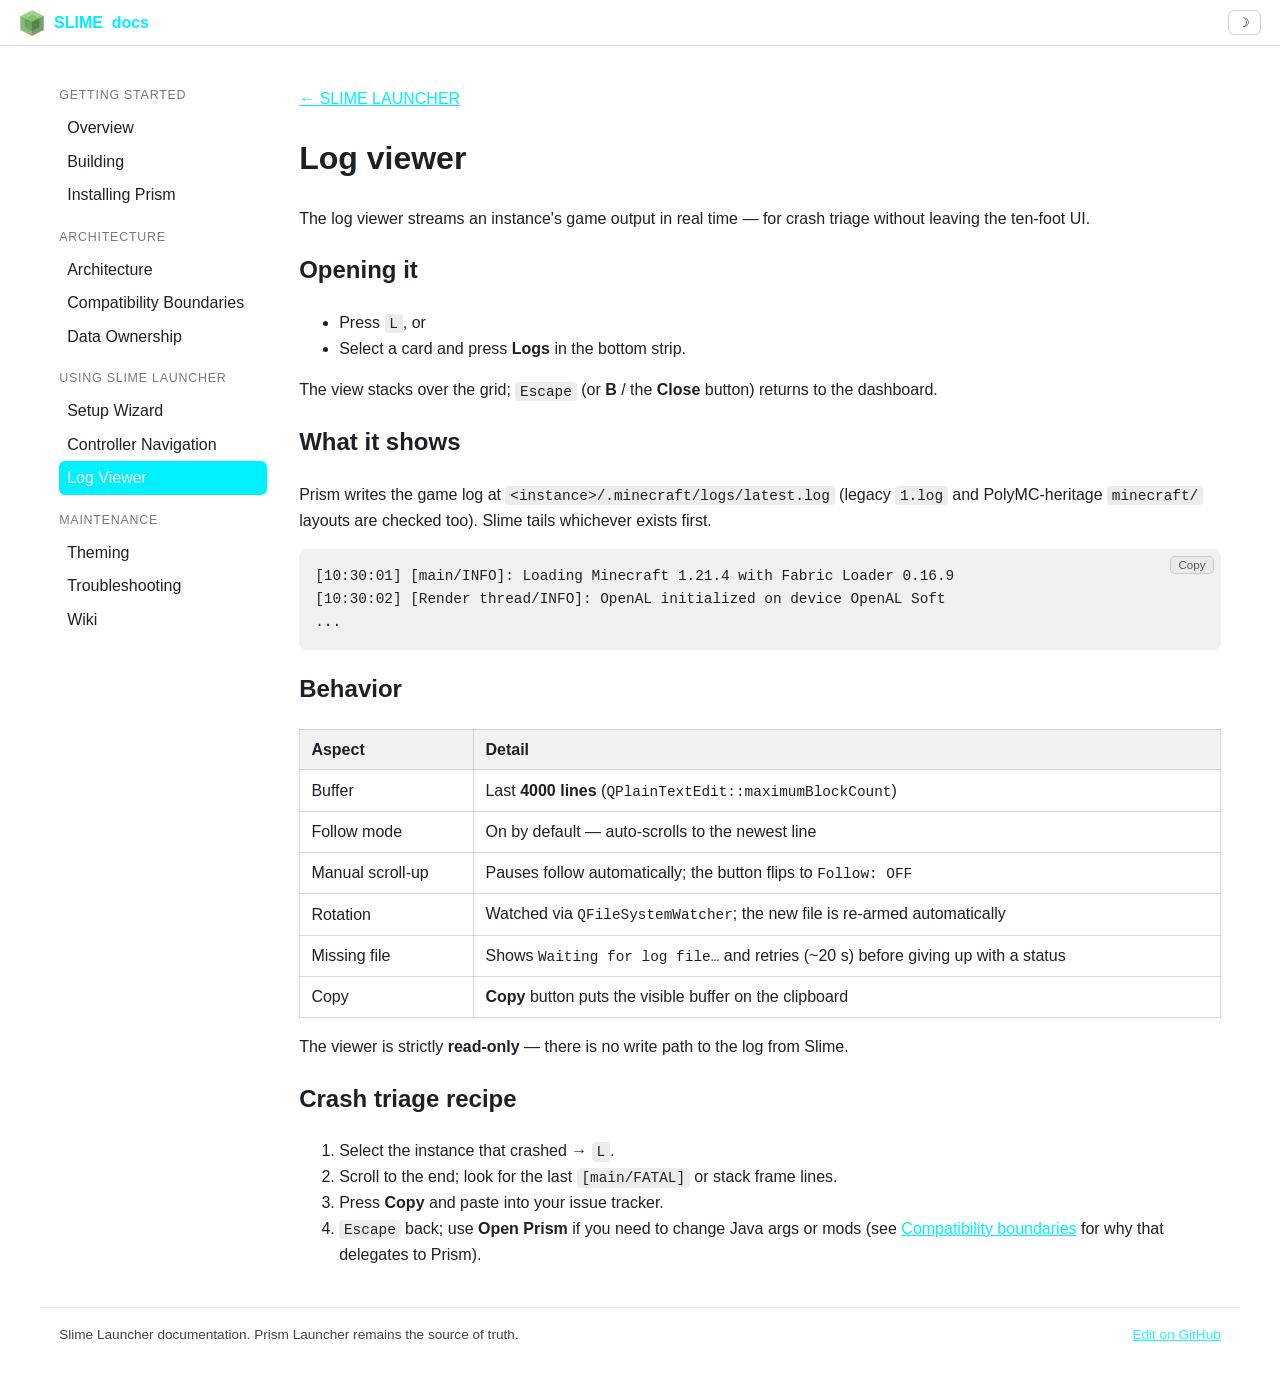
<file: docs/wiki/log-viewer.html>
<!DOCTYPE html>
<html lang="en">
<head>
  <meta charset="utf-8">
  <meta name="viewport" content="width=device-width, initial-scale=1">
  <meta name="description" content="Real-time instance log tailing for crash triage">
  <title>Log viewer - Slime Launcher</title>
  <link rel="icon" href="slime.png" media="(prefers-color-scheme: light)">
    <link rel="icon" href="slime.png" media="(prefers-color-scheme: dark)">
  <style>:root { --brand-accent: #00f0ff; }</style>
  <link rel="stylesheet" href="slime.css">
  <style>
    :root { color-scheme: light dark; }
    * { box-sizing: border-box; }
    body { margin: 0; font-family: -apple-system, BlinkMacSystemFont, "Segoe UI", Roboto, Helvetica, Arial, sans-serif; line-height: 1.6; }
    html[data-theme="dark"] { background: #12151a; color: #d6dae0; }
    html[data-theme="light"] { background: #ffffff; color: #1c2127; }
    html[data-theme="dark"] a { color: var(--brand-accent); }
    html[data-theme="light"] a { color: var(--brand-accent); }
    .topbar { display: flex; align-items: center; justify-content: space-between; padding: 0.6rem 1.2rem; border-bottom: 1px solid rgba(128,128,128,.25); position: sticky; top: 0; backdrop-filter: blur(6px); }
    .brand { font-weight: 700; text-decoration: none; color: inherit; }
    .brand span { color: var(--brand-accent); }
    .theme-btn { border: 1px solid rgba(128,128,128,.35); background: transparent; color: inherit; border-radius: 6px; padding: 0.25rem 0.6rem; cursor: pointer; }
    .layout { display: flex; gap: 2rem; max-width: 75rem; margin: 0 auto; padding: 1.5rem 1.2rem; }
    .nsdocs-nav { min-width: 13rem; }
    .nsdocs-nav .nav-section { font-size: .78rem; text-transform: uppercase; letter-spacing: .06em; opacity: .6; margin: 1rem 0 .3rem; }
    .nsdocs-nav a { display: block; padding: .25rem .5rem; border-radius: 6px; text-decoration: none; }
    .nsdocs-nav a.active { background: var(--brand-accent); color: #fff; }
    html[data-theme="dark"] .nsdocs-nav a { color: #d6dae0; }
    html[data-theme="light"] .nsdocs-nav a { color: #1c2127; }
    html[data-theme="dark"] .nsdocs-nav a.active, html[data-theme="light"] .nsdocs-nav a.active { color: #fff; }
    main { flex: 1; min-width: 0; }
    pre { position: relative; background: rgba(128,128,128,.12); border-radius: 8px; padding: 1rem; overflow-x: auto; }
    code { font-family: ui-monospace, SFMono-Regular, Menlo, Consolas, monospace; font-size: .9em; }
    p code, li code { background: rgba(128,128,128,.15); border-radius: 4px; padding: .1rem .3rem; }
    .copy-btn { position: absolute; top: .4rem; right: .4rem; font-size: .72rem; border: 1px solid rgba(128,128,128,.4); background: rgba(128,128,128,.08); color: inherit; border-radius: 5px; padding: .15rem .5rem; cursor: pointer; opacity: .75; }
    .copy-btn:hover { opacity: 1; }
    .admonition { border-left: 4px solid var(--brand-accent); background: rgba(128,128,128,.08); border-radius: 0 8px 8px 0; padding: .6rem 1rem; margin: 1rem 0; }
    .admonition-warning { border-left-color: #d29922; }
    .admonition-title { font-weight: 700; margin: 0 0 .25rem; text-transform: capitalize; }
    table { border-collapse: collapse; width: 100%; margin: 1rem 0; }
    th, td { border: 1px solid rgba(128,128,128,.3); padding: .45rem .7rem; text-align: left; }
    th { background: rgba(128,128,128,.1); }
    blockquote { border-left: 4px solid rgba(128,128,128,.4); margin: 1rem 0; padding: .2rem 1rem; }
    footer { max-width: 75rem; margin: 0 auto; padding: 1rem 1.2rem 2rem; border-top: 1px solid rgba(128,128,128,.25); display: flex; justify-content: space-between; gap: 1rem; font-size: .85rem; opacity: .85; flex-wrap: wrap; }
    @media (max-width: 48rem) { .layout { flex-direction: column; } .nsdocs-nav { min-width: 0; } }
  </style>
</head>
<body>
  <header class="topbar">
    <a class="brand" href="index.html">SLIME<span> docs</span></a>
    <button class="theme-btn" onclick="nsdocsToggleTheme()" title="Toggle theme">&#9789;</button>
  </header>
  <div class="layout">
    <nav class="nsdocs-nav">
<div class="nav-section">Getting started</div>
<a href="overview.html">Overview</a>
<a href="building.html">Building</a>
<a href="installing-prism.html">Installing Prism</a>
<div class="nav-section">Architecture</div>
<a href="architecture.html">Architecture</a>
<a href="compatibility-boundaries.html">Compatibility Boundaries</a>
<a href="data-ownership.html">Data Ownership</a>
<div class="nav-section">Using Slime Launcher</div>
<a href="setup-wizard.html">Setup Wizard</a>
<a href="controller-navigation.html">Controller Navigation</a>
<a href="log-viewer.html" class="active">Log Viewer</a>
<div class="nav-section">Maintenance</div>
<a href="theming.html">Theming</a>
<a href="troubleshooting.html">Troubleshooting</a>
<a href="wiki.html">Wiki</a>
</nav>
    <main>
<p><a href="../">← SLIME LAUNCHER</a></p>
<h1 id="log-viewer">Log viewer</h1>
<p>The log viewer streams an instance's game output in real time — for crash triage without leaving the ten-foot UI.</p>
<h2 id="opening-it">Opening it</h2>
<ul><li>Press <code>L</code>, or</li><li>Select a card and press <strong>Logs</strong> in the bottom strip.</li></ul>
<p>The view stacks over the grid; <code>Escape</code> (or <strong>B</strong> / the <strong>Close</strong> button) returns to the dashboard.</p>
<h2 id="what-it-shows">What it shows</h2>
<p>Prism writes the game log at <code>&lt;instance&gt;/.minecraft/logs/latest.log</code> (legacy <code>1.log</code> and PolyMC-heritage <code>minecraft/</code> layouts are checked too). Slime tails whichever exists first.</p>
<div class="code-block"><pre><button class="copy-btn" type="button">Copy</button><code class="language-text">[10:30:01] [main/INFO]: Loading Minecraft 1.21.4 with Fabric Loader 0.16.9
[10:30:02] [Render thread/INFO]: OpenAL initialized on device OpenAL Soft
...</code></pre></div>
<h2 id="behavior">Behavior</h2>
<table><thead><tr><th>Aspect</th><th>Detail</th></tr></thead><tbody><tr><td>Buffer</td><td>Last <strong>4000 lines</strong> (<code>QPlainTextEdit::maximumBlockCount</code>)</td></tr><tr><td>Follow mode</td><td>On by default — auto-scrolls to the newest line</td></tr><tr><td>Manual scroll-up</td><td>Pauses follow automatically; the button flips to <code>Follow: OFF</code></td></tr><tr><td>Rotation</td><td>Watched via <code>QFileSystemWatcher</code>; the new file is re-armed automatically</td></tr><tr><td>Missing file</td><td>Shows <code>Waiting for log file…</code> and retries (~20 s) before giving up with a status</td></tr><tr><td>Copy</td><td><strong>Copy</strong> button puts the visible buffer on the clipboard</td></tr></tbody></table>
<p>The viewer is strictly <strong>read-only</strong> — there is no write path to the log from Slime.</p>
<h2 id="crash-triage-recipe">Crash triage recipe</h2>
<ol><li>Select the instance that crashed → <code>L</code>.</li><li>Scroll to the end; look for the last <code>[main/FATAL]</code> or stack frame lines.</li><li>Press <strong>Copy</strong> and paste into your issue tracker.</li><li><code>Escape</code> back; use <strong>Open Prism</strong> if you need to change Java args or mods (see <a href="compatibility-boundaries.html">Compatibility boundaries</a> for why that delegates to Prism).</li></ol>
    </main>
  </div>
  <footer>
    <span>Slime Launcher documentation. Prism Launcher remains the source of truth.</span>
    <a class="edit-link" href="https://github.com/callenflynn/SlimeLauncher/edit/main/docs/wiki-src/log-viewer.md" target="_blank" rel="noopener">Edit on GitHub</a>
  </footer>
  <script>(function () {
  var root = document.documentElement;
  var stored = localStorage.getItem('nsdocs-theme');
  var theme = stored || (window.matchMedia('(prefers-color-scheme: dark)').matches ? 'dark' : 'light');
  root.setAttribute('data-theme', theme);
  window.nsdocsToggleTheme = function () {
    var next = root.getAttribute('data-theme') === 'dark' ? 'light' : 'dark';
    root.setAttribute('data-theme', next);
    localStorage.setItem('nsdocs-theme', next);
  };
})();</script>
  <script>(function () {
  document.querySelectorAll('.copy-btn').forEach(function (btn) {
    btn.addEventListener('click', function () {
      var code = btn.parentElement.querySelector('code');
      if (!code) return;
      navigator.clipboard.writeText(code.textContent).then(function () {
        var old = btn.textContent;
        btn.textContent = 'Copied!';
        setTimeout(function () { btn.textContent = old; }, 1500);
      });
    });
  });
})();</script>
</body>
</html>
</file>
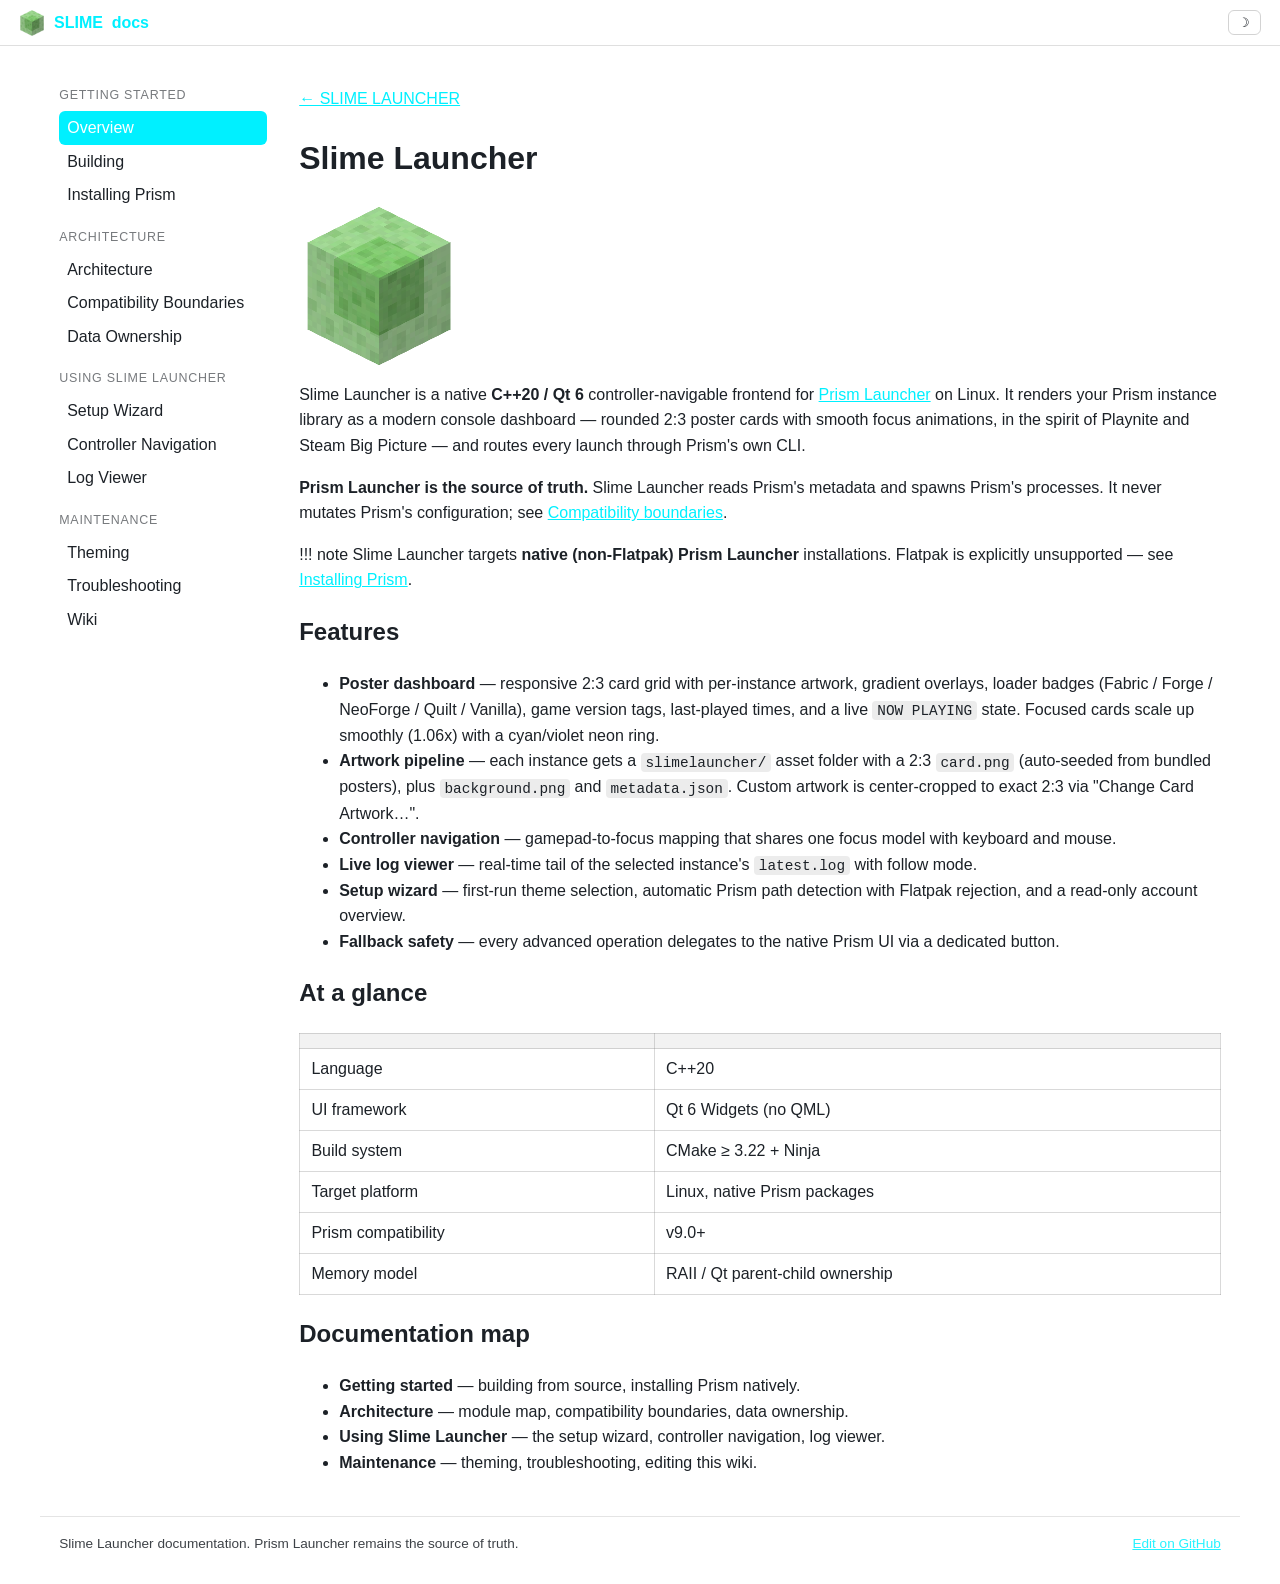
<file: docs/wiki/overview.html>
<!DOCTYPE html>
<html lang="en">
<head>
  <meta charset="utf-8">
  <meta name="viewport" content="width=device-width, initial-scale=1">
  <meta name="description" content="What Slime Launcher is and what it does">
  <title>Overview - Slime Launcher</title>
  <link rel="icon" href="slime.png" media="(prefers-color-scheme: light)">
    <link rel="icon" href="slime.png" media="(prefers-color-scheme: dark)">
  <style>:root { --brand-accent: #00f0ff; }</style>
  <link rel="stylesheet" href="slime.css">
  <style>
    :root { color-scheme: light dark; }
    * { box-sizing: border-box; }
    body { margin: 0; font-family: -apple-system, BlinkMacSystemFont, "Segoe UI", Roboto, Helvetica, Arial, sans-serif; line-height: 1.6; }
    html[data-theme="dark"] { background: #12151a; color: #d6dae0; }
    html[data-theme="light"] { background: #ffffff; color: #1c2127; }
    html[data-theme="dark"] a { color: var(--brand-accent); }
    html[data-theme="light"] a { color: var(--brand-accent); }
    .topbar { display: flex; align-items: center; justify-content: space-between; padding: 0.6rem 1.2rem; border-bottom: 1px solid rgba(128,128,128,.25); position: sticky; top: 0; backdrop-filter: blur(6px); }
    .brand { font-weight: 700; text-decoration: none; color: inherit; }
    .brand span { color: var(--brand-accent); }
    .theme-btn { border: 1px solid rgba(128,128,128,.35); background: transparent; color: inherit; border-radius: 6px; padding: 0.25rem 0.6rem; cursor: pointer; }
    .layout { display: flex; gap: 2rem; max-width: 75rem; margin: 0 auto; padding: 1.5rem 1.2rem; }
    .nsdocs-nav { min-width: 13rem; }
    .nsdocs-nav .nav-section { font-size: .78rem; text-transform: uppercase; letter-spacing: .06em; opacity: .6; margin: 1rem 0 .3rem; }
    .nsdocs-nav a { display: block; padding: .25rem .5rem; border-radius: 6px; text-decoration: none; }
    .nsdocs-nav a.active { background: var(--brand-accent); color: #fff; }
    html[data-theme="dark"] .nsdocs-nav a { color: #d6dae0; }
    html[data-theme="light"] .nsdocs-nav a { color: #1c2127; }
    html[data-theme="dark"] .nsdocs-nav a.active, html[data-theme="light"] .nsdocs-nav a.active { color: #fff; }
    main { flex: 1; min-width: 0; }
    pre { position: relative; background: rgba(128,128,128,.12); border-radius: 8px; padding: 1rem; overflow-x: auto; }
    code { font-family: ui-monospace, SFMono-Regular, Menlo, Consolas, monospace; font-size: .9em; }
    p code, li code { background: rgba(128,128,128,.15); border-radius: 4px; padding: .1rem .3rem; }
    .copy-btn { position: absolute; top: .4rem; right: .4rem; font-size: .72rem; border: 1px solid rgba(128,128,128,.4); background: rgba(128,128,128,.08); color: inherit; border-radius: 5px; padding: .15rem .5rem; cursor: pointer; opacity: .75; }
    .copy-btn:hover { opacity: 1; }
    .admonition { border-left: 4px solid var(--brand-accent); background: rgba(128,128,128,.08); border-radius: 0 8px 8px 0; padding: .6rem 1rem; margin: 1rem 0; }
    .admonition-warning { border-left-color: #d29922; }
    .admonition-title { font-weight: 700; margin: 0 0 .25rem; text-transform: capitalize; }
    table { border-collapse: collapse; width: 100%; margin: 1rem 0; }
    th, td { border: 1px solid rgba(128,128,128,.3); padding: .45rem .7rem; text-align: left; }
    th { background: rgba(128,128,128,.1); }
    blockquote { border-left: 4px solid rgba(128,128,128,.4); margin: 1rem 0; padding: .2rem 1rem; }
    footer { max-width: 75rem; margin: 0 auto; padding: 1rem 1.2rem 2rem; border-top: 1px solid rgba(128,128,128,.25); display: flex; justify-content: space-between; gap: 1rem; font-size: .85rem; opacity: .85; flex-wrap: wrap; }
    @media (max-width: 48rem) { .layout { flex-direction: column; } .nsdocs-nav { min-width: 0; } }
  </style>
</head>
<body>
  <header class="topbar">
    <a class="brand" href="index.html">SLIME<span> docs</span></a>
    <button class="theme-btn" onclick="nsdocsToggleTheme()" title="Toggle theme">&#9789;</button>
  </header>
  <div class="layout">
    <nav class="nsdocs-nav">
<div class="nav-section">Getting started</div>
<a href="overview.html" class="active">Overview</a>
<a href="building.html">Building</a>
<a href="installing-prism.html">Installing Prism</a>
<div class="nav-section">Architecture</div>
<a href="architecture.html">Architecture</a>
<a href="compatibility-boundaries.html">Compatibility Boundaries</a>
<a href="data-ownership.html">Data Ownership</a>
<div class="nav-section">Using Slime Launcher</div>
<a href="setup-wizard.html">Setup Wizard</a>
<a href="controller-navigation.html">Controller Navigation</a>
<a href="log-viewer.html">Log Viewer</a>
<div class="nav-section">Maintenance</div>
<a href="theming.html">Theming</a>
<a href="troubleshooting.html">Troubleshooting</a>
<a href="wiki.html">Wiki</a>
</nav>
    <main>
<p><a href="../">← SLIME LAUNCHER</a></p>
<h1 id="slime-launcher">Slime Launcher</h1>
<p><img src="slime.png" alt="Slime Launcher logo — slime block"></p>
<p>Slime Launcher is a native <strong>C++20 / Qt 6</strong> controller-navigable frontend for <a href="https://prismlauncher.org">Prism Launcher</a> on Linux. It renders your Prism instance library as a modern console dashboard — rounded 2:3 poster cards with smooth focus animations, in the spirit of Playnite and Steam Big Picture — and routes every launch through Prism's own CLI.</p>
<p><strong>Prism Launcher is the source of truth.</strong> Slime Launcher reads Prism's metadata and spawns Prism's processes. It never mutates Prism's configuration; see <a href="compatibility-boundaries.html">Compatibility boundaries</a>.</p>
<p>!!! note Slime Launcher targets <strong>native (non-Flatpak) Prism Launcher</strong> installations. Flatpak is explicitly unsupported — see <a href="installing-prism.html">Installing Prism</a>.</p>
<h2 id="features">Features</h2>
<ul><li><strong>Poster dashboard</strong> — responsive 2:3 card grid with per-instance artwork, gradient overlays, loader badges (Fabric / Forge / NeoForge / Quilt / Vanilla), game version tags, last-played times, and a live <code>NOW PLAYING</code> state. Focused cards scale up smoothly (1.06x) with a cyan/violet neon ring.</li><li><strong>Artwork pipeline</strong> — each instance gets a <code>slimelauncher/</code> asset folder with a 2:3 <code>card.png</code> (auto-seeded from bundled posters), plus <code>background.png</code> and <code>metadata.json</code>. Custom artwork is center-cropped to exact 2:3 via "Change Card Artwork…".</li><li><strong>Controller navigation</strong> — gamepad-to-focus mapping that shares one focus model with keyboard and mouse.</li><li><strong>Live log viewer</strong> — real-time tail of the selected instance's <code>latest.log</code> with follow mode.</li><li><strong>Setup wizard</strong> — first-run theme selection, automatic Prism path detection with Flatpak rejection, and a read-only account overview.</li><li><strong>Fallback safety</strong> — every advanced operation delegates to the native Prism UI via a dedicated button.</li></ul>
<h2 id="at-a-glance">At a glance</h2>
<table><thead><tr><th></th><th></th></tr></thead><tbody><tr><td>Language</td><td>C++20</td></tr><tr><td>UI framework</td><td>Qt 6 Widgets (no QML)</td></tr><tr><td>Build system</td><td>CMake ≥ 3.22 + Ninja</td></tr><tr><td>Target platform</td><td>Linux, native Prism packages</td></tr><tr><td>Prism compatibility</td><td>v9.0+</td></tr><tr><td>Memory model</td><td>RAII / Qt parent-child ownership</td></tr></tbody></table>
<h2 id="documentation-map">Documentation map</h2>
<ul><li><strong>Getting started</strong> — building from source, installing Prism natively.</li><li><strong>Architecture</strong> — module map, compatibility boundaries, data ownership.</li><li><strong>Using Slime Launcher</strong> — the setup wizard, controller navigation, log viewer.</li><li><strong>Maintenance</strong> — theming, troubleshooting, editing this wiki.</li></ul>
    </main>
  </div>
  <footer>
    <span>Slime Launcher documentation. Prism Launcher remains the source of truth.</span>
    <a class="edit-link" href="https://github.com/callenflynn/SlimeLauncher/edit/main/docs/wiki-src/overview.md" target="_blank" rel="noopener">Edit on GitHub</a>
  </footer>
  <script>(function () {
  var root = document.documentElement;
  var stored = localStorage.getItem('nsdocs-theme');
  var theme = stored || (window.matchMedia('(prefers-color-scheme: dark)').matches ? 'dark' : 'light');
  root.setAttribute('data-theme', theme);
  window.nsdocsToggleTheme = function () {
    var next = root.getAttribute('data-theme') === 'dark' ? 'light' : 'dark';
    root.setAttribute('data-theme', next);
    localStorage.setItem('nsdocs-theme', next);
  };
})();</script>
  <script>(function () {
  document.querySelectorAll('.copy-btn').forEach(function (btn) {
    btn.addEventListener('click', function () {
      var code = btn.parentElement.querySelector('code');
      if (!code) return;
      navigator.clipboard.writeText(code.textContent).then(function () {
        var old = btn.textContent;
        btn.textContent = 'Copied!';
        setTimeout(function () { btn.textContent = old; }, 1500);
      });
    });
  });
})();</script>
</body>
</html>
</file>
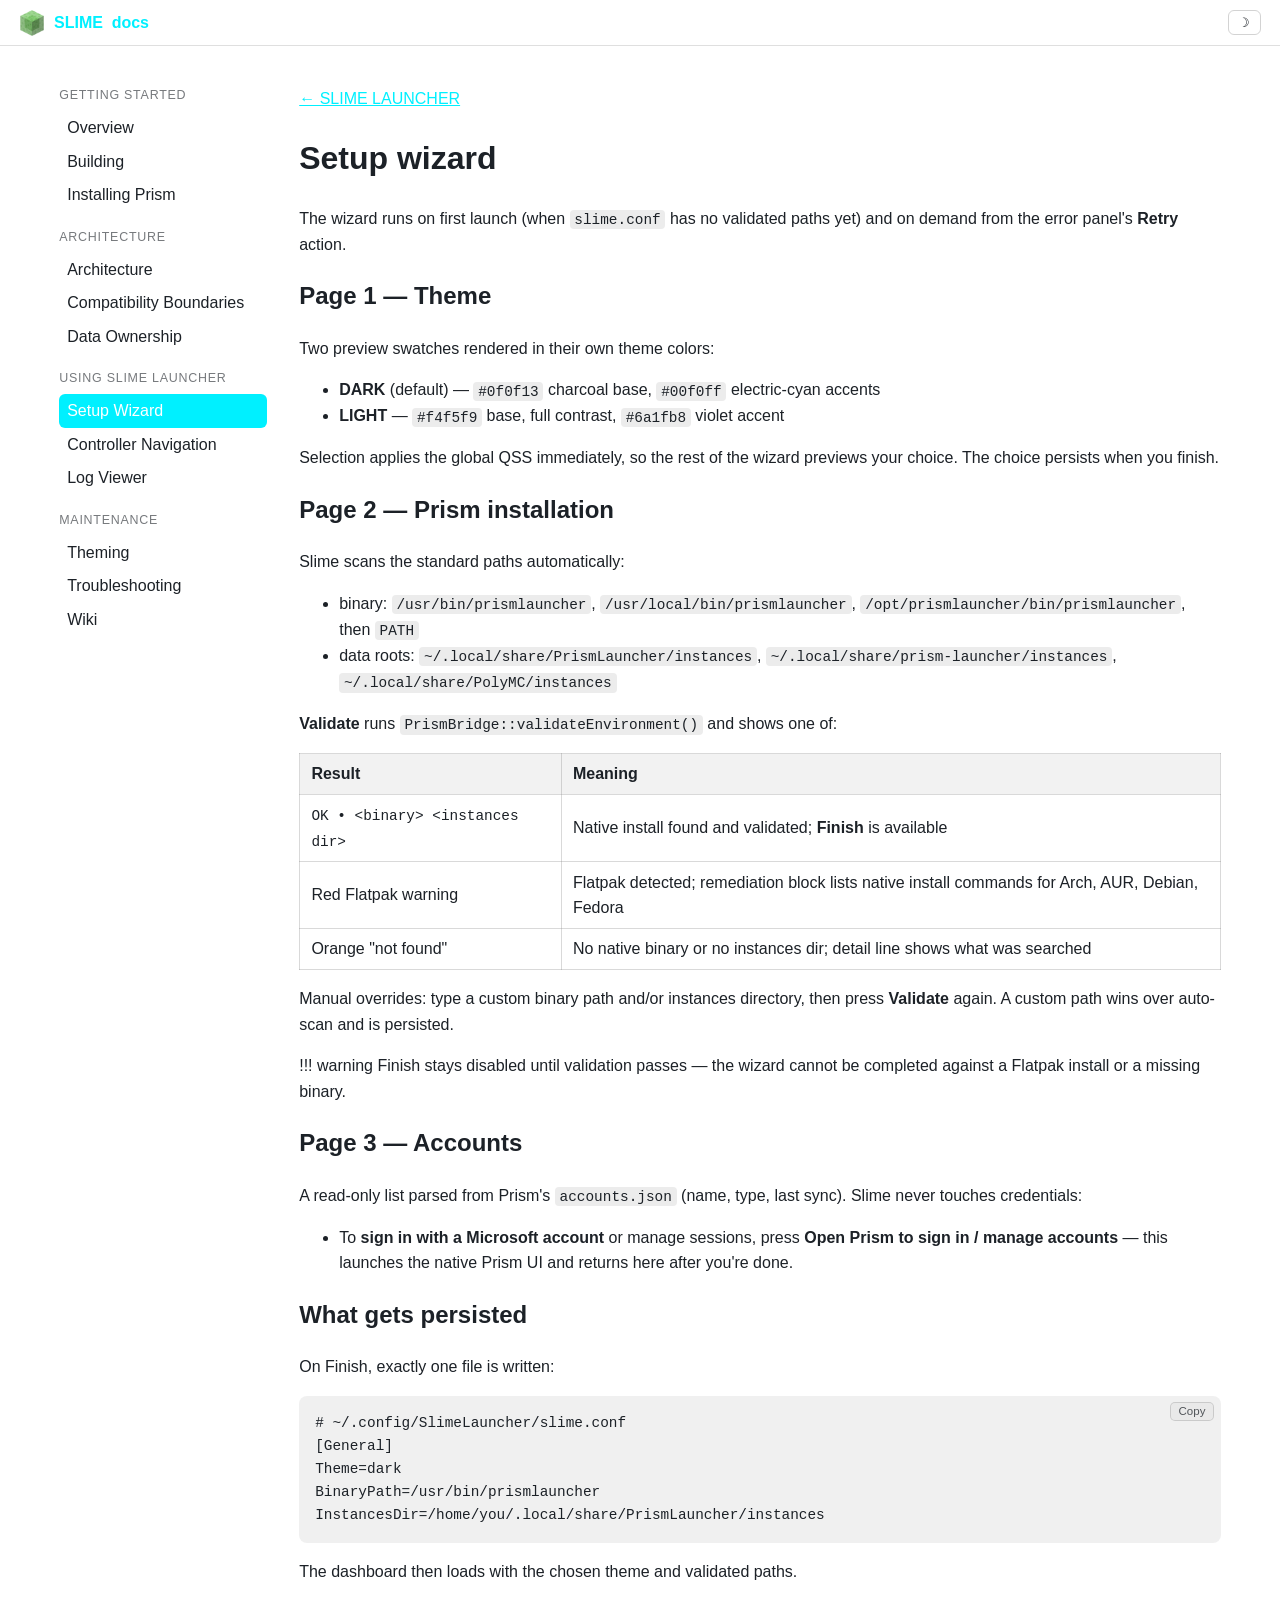
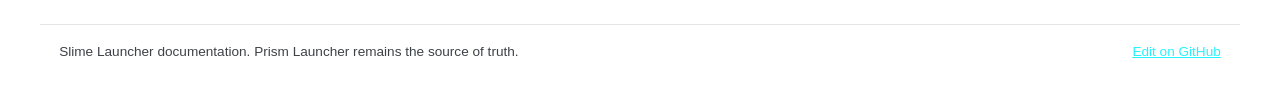
<file: docs/wiki/setup-wizard.html>
<!DOCTYPE html>
<html lang="en">
<head>
  <meta charset="utf-8">
  <meta name="viewport" content="width=device-width, initial-scale=1">
  <meta name="description" content="First-run theme selection, path validation, and accounts">
  <title>Setup wizard - Slime Launcher</title>
  <link rel="icon" href="slime.png" media="(prefers-color-scheme: light)">
    <link rel="icon" href="slime.png" media="(prefers-color-scheme: dark)">
  <style>:root { --brand-accent: #00f0ff; }</style>
  <link rel="stylesheet" href="slime.css">
  <style>
    :root { color-scheme: light dark; }
    * { box-sizing: border-box; }
    body { margin: 0; font-family: -apple-system, BlinkMacSystemFont, "Segoe UI", Roboto, Helvetica, Arial, sans-serif; line-height: 1.6; }
    html[data-theme="dark"] { background: #12151a; color: #d6dae0; }
    html[data-theme="light"] { background: #ffffff; color: #1c2127; }
    html[data-theme="dark"] a { color: var(--brand-accent); }
    html[data-theme="light"] a { color: var(--brand-accent); }
    .topbar { display: flex; align-items: center; justify-content: space-between; padding: 0.6rem 1.2rem; border-bottom: 1px solid rgba(128,128,128,.25); position: sticky; top: 0; backdrop-filter: blur(6px); }
    .brand { font-weight: 700; text-decoration: none; color: inherit; }
    .brand span { color: var(--brand-accent); }
    .theme-btn { border: 1px solid rgba(128,128,128,.35); background: transparent; color: inherit; border-radius: 6px; padding: 0.25rem 0.6rem; cursor: pointer; }
    .layout { display: flex; gap: 2rem; max-width: 75rem; margin: 0 auto; padding: 1.5rem 1.2rem; }
    .nsdocs-nav { min-width: 13rem; }
    .nsdocs-nav .nav-section { font-size: .78rem; text-transform: uppercase; letter-spacing: .06em; opacity: .6; margin: 1rem 0 .3rem; }
    .nsdocs-nav a { display: block; padding: .25rem .5rem; border-radius: 6px; text-decoration: none; }
    .nsdocs-nav a.active { background: var(--brand-accent); color: #fff; }
    html[data-theme="dark"] .nsdocs-nav a { color: #d6dae0; }
    html[data-theme="light"] .nsdocs-nav a { color: #1c2127; }
    html[data-theme="dark"] .nsdocs-nav a.active, html[data-theme="light"] .nsdocs-nav a.active { color: #fff; }
    main { flex: 1; min-width: 0; }
    pre { position: relative; background: rgba(128,128,128,.12); border-radius: 8px; padding: 1rem; overflow-x: auto; }
    code { font-family: ui-monospace, SFMono-Regular, Menlo, Consolas, monospace; font-size: .9em; }
    p code, li code { background: rgba(128,128,128,.15); border-radius: 4px; padding: .1rem .3rem; }
    .copy-btn { position: absolute; top: .4rem; right: .4rem; font-size: .72rem; border: 1px solid rgba(128,128,128,.4); background: rgba(128,128,128,.08); color: inherit; border-radius: 5px; padding: .15rem .5rem; cursor: pointer; opacity: .75; }
    .copy-btn:hover { opacity: 1; }
    .admonition { border-left: 4px solid var(--brand-accent); background: rgba(128,128,128,.08); border-radius: 0 8px 8px 0; padding: .6rem 1rem; margin: 1rem 0; }
    .admonition-warning { border-left-color: #d29922; }
    .admonition-title { font-weight: 700; margin: 0 0 .25rem; text-transform: capitalize; }
    table { border-collapse: collapse; width: 100%; margin: 1rem 0; }
    th, td { border: 1px solid rgba(128,128,128,.3); padding: .45rem .7rem; text-align: left; }
    th { background: rgba(128,128,128,.1); }
    blockquote { border-left: 4px solid rgba(128,128,128,.4); margin: 1rem 0; padding: .2rem 1rem; }
    footer { max-width: 75rem; margin: 0 auto; padding: 1rem 1.2rem 2rem; border-top: 1px solid rgba(128,128,128,.25); display: flex; justify-content: space-between; gap: 1rem; font-size: .85rem; opacity: .85; flex-wrap: wrap; }
    @media (max-width: 48rem) { .layout { flex-direction: column; } .nsdocs-nav { min-width: 0; } }
  </style>
</head>
<body>
  <header class="topbar">
    <a class="brand" href="index.html">SLIME<span> docs</span></a>
    <button class="theme-btn" onclick="nsdocsToggleTheme()" title="Toggle theme">&#9789;</button>
  </header>
  <div class="layout">
    <nav class="nsdocs-nav">
<div class="nav-section">Getting started</div>
<a href="overview.html">Overview</a>
<a href="building.html">Building</a>
<a href="installing-prism.html">Installing Prism</a>
<div class="nav-section">Architecture</div>
<a href="architecture.html">Architecture</a>
<a href="compatibility-boundaries.html">Compatibility Boundaries</a>
<a href="data-ownership.html">Data Ownership</a>
<div class="nav-section">Using Slime Launcher</div>
<a href="setup-wizard.html" class="active">Setup Wizard</a>
<a href="controller-navigation.html">Controller Navigation</a>
<a href="log-viewer.html">Log Viewer</a>
<div class="nav-section">Maintenance</div>
<a href="theming.html">Theming</a>
<a href="troubleshooting.html">Troubleshooting</a>
<a href="wiki.html">Wiki</a>
</nav>
    <main>
<p><a href="../">← SLIME LAUNCHER</a></p>
<h1 id="setup-wizard">Setup wizard</h1>
<p>The wizard runs on first launch (when <code>slime.conf</code> has no validated paths yet) and on demand from the error panel's <strong>Retry</strong> action.</p>
<h2 id="page-1-theme">Page 1 — Theme</h2>
<p>Two preview swatches rendered in their own theme colors:</p>
<ul><li><strong>DARK</strong> (default) — <code>#0f0f13</code> charcoal base, <code>#00f0ff</code> electric-cyan accents</li><li><strong>LIGHT</strong> — <code>#f4f5f9</code> base, full contrast, <code>#6a1fb8</code> violet accent</li></ul>
<p>Selection applies the global QSS immediately, so the rest of the wizard previews your choice. The choice persists when you finish.</p>
<h2 id="page-2-prism-installation">Page 2 — Prism installation</h2>
<p>Slime scans the standard paths automatically:</p>
<ul><li>binary: <code>/usr/bin/prismlauncher</code>, <code>/usr/local/bin/prismlauncher</code>, <code>/opt/prismlauncher/bin/prismlauncher</code>, then <code>PATH</code></li><li>data roots: <code>~/.local/share/PrismLauncher/instances</code>, <code>~/.local/share/prism-launcher/instances</code>, <code>~/.local/share/PolyMC/instances</code></li></ul>
<p><strong>Validate</strong> runs <code>PrismBridge::validateEnvironment()</code> and shows one of:</p>
<table><thead><tr><th>Result</th><th>Meaning</th></tr></thead><tbody><tr><td><code>OK • &lt;binary&gt; &lt;instances dir&gt;</code></td><td>Native install found and validated; <strong>Finish</strong> is available</td></tr><tr><td>Red Flatpak warning</td><td>Flatpak detected; remediation block lists native install commands for Arch, AUR, Debian, Fedora</td></tr><tr><td>Orange "not found"</td><td>No native binary or no instances dir; detail line shows what was searched</td></tr></tbody></table>
<p>Manual overrides: type a custom binary path and/or instances directory, then press <strong>Validate</strong> again. A custom path wins over auto-scan and is persisted.</p>
<p>!!! warning Finish stays disabled until validation passes — the wizard cannot be completed against a Flatpak install or a missing binary.</p>
<h2 id="page-3-accounts">Page 3 — Accounts</h2>
<p>A read-only list parsed from Prism's <code>accounts.json</code> (name, type, last sync). Slime never touches credentials:</p>
<ul><li>To <strong>sign in with a Microsoft account</strong> or manage sessions, press <strong>Open Prism to sign in / manage accounts</strong> — this launches the native Prism UI and returns here after you're done.</li></ul>
<h2 id="what-gets-persisted">What gets persisted</h2>
<p>On Finish, exactly one file is written:</p>
<div class="code-block"><pre><button class="copy-btn" type="button">Copy</button><code class="language-ini"># ~/.config/SlimeLauncher/slime.conf
[General]
Theme=dark
BinaryPath=/usr/bin/prismlauncher
InstancesDir=/home/you/.local/share/PrismLauncher/instances</code></pre></div>
<p>The dashboard then loads with the chosen theme and validated paths.</p>
    </main>
  </div>
  <footer>
    <span>Slime Launcher documentation. Prism Launcher remains the source of truth.</span>
    <a class="edit-link" href="https://github.com/callenflynn/SlimeLauncher/edit/main/docs/wiki-src/setup-wizard.md" target="_blank" rel="noopener">Edit on GitHub</a>
  </footer>
  <script>(function () {
  var root = document.documentElement;
  var stored = localStorage.getItem('nsdocs-theme');
  var theme = stored || (window.matchMedia('(prefers-color-scheme: dark)').matches ? 'dark' : 'light');
  root.setAttribute('data-theme', theme);
  window.nsdocsToggleTheme = function () {
    var next = root.getAttribute('data-theme') === 'dark' ? 'light' : 'dark';
    root.setAttribute('data-theme', next);
    localStorage.setItem('nsdocs-theme', next);
  };
})();</script>
  <script>(function () {
  document.querySelectorAll('.copy-btn').forEach(function (btn) {
    btn.addEventListener('click', function () {
      var code = btn.parentElement.querySelector('code');
      if (!code) return;
      navigator.clipboard.writeText(code.textContent).then(function () {
        var old = btn.textContent;
        btn.textContent = 'Copied!';
        setTimeout(function () { btn.textContent = old; }, 1500);
      });
    });
  });
})();</script>
</body>
</html>
</file>
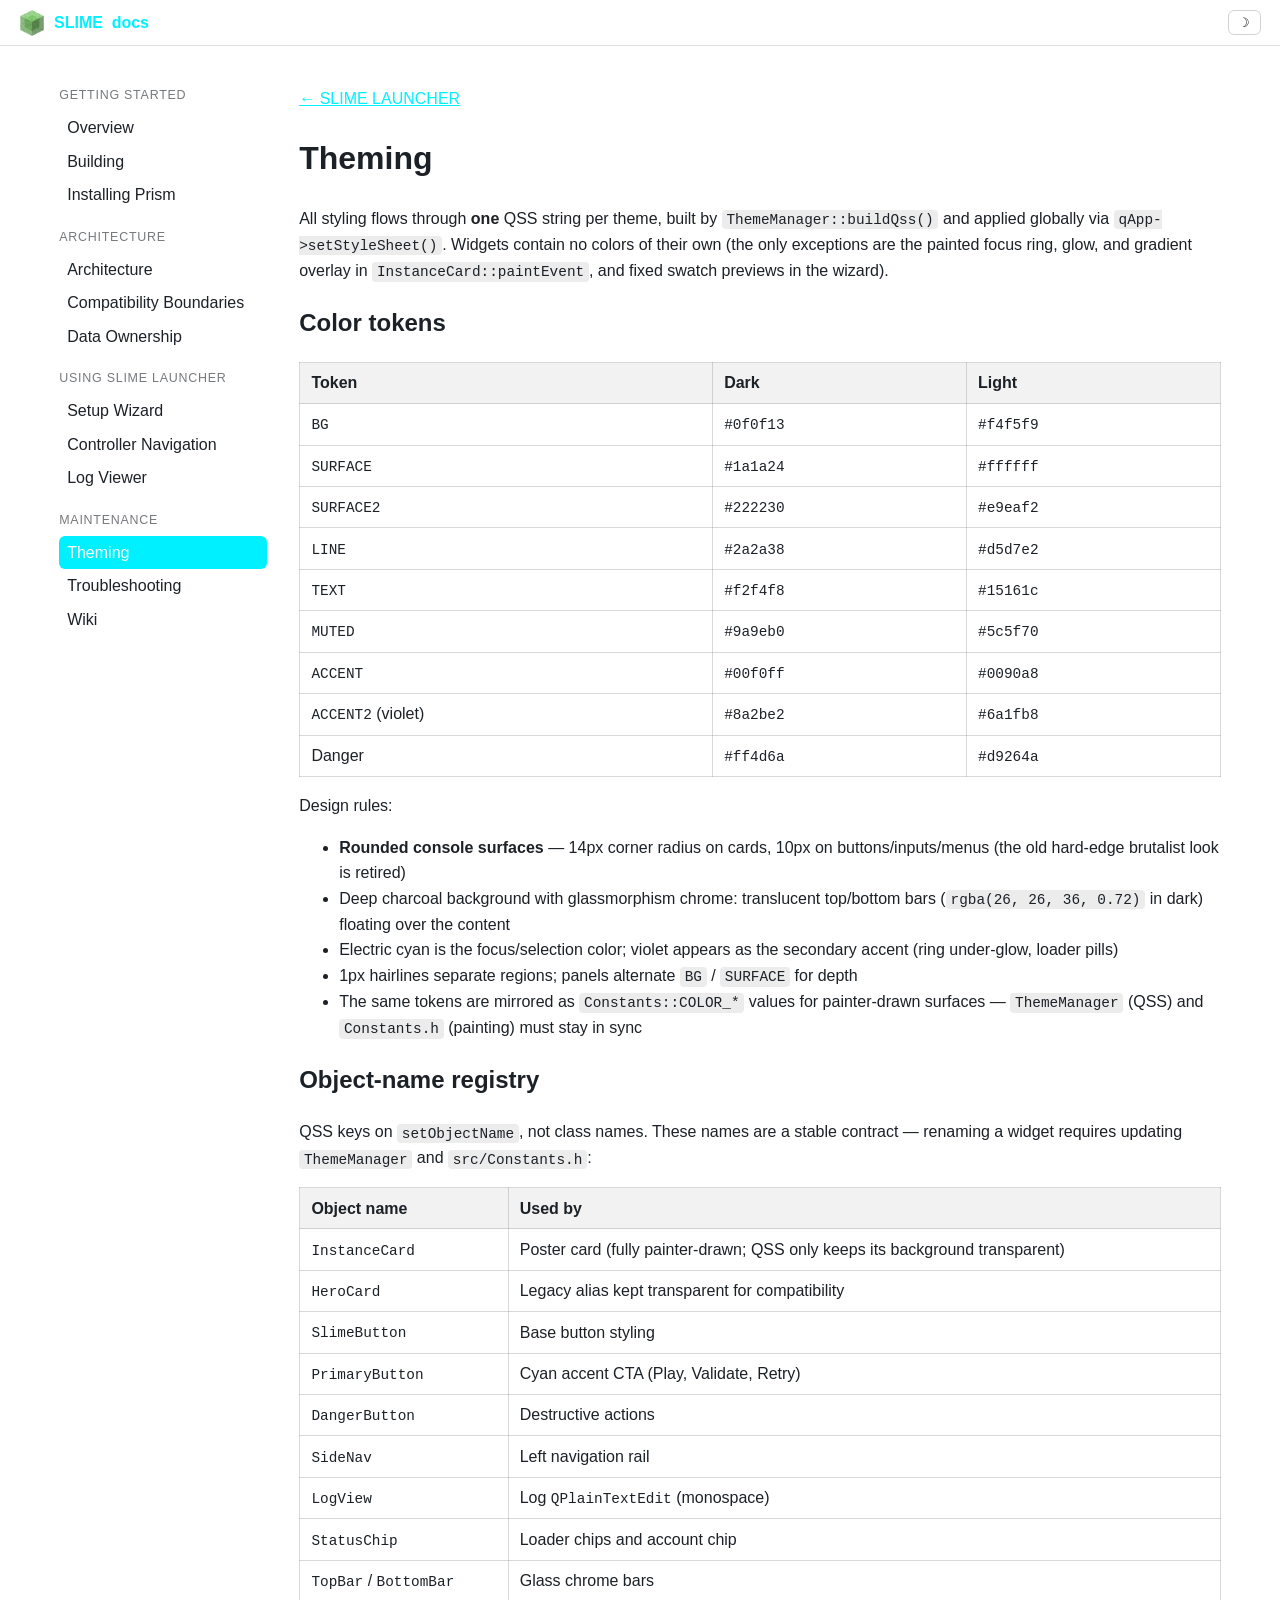
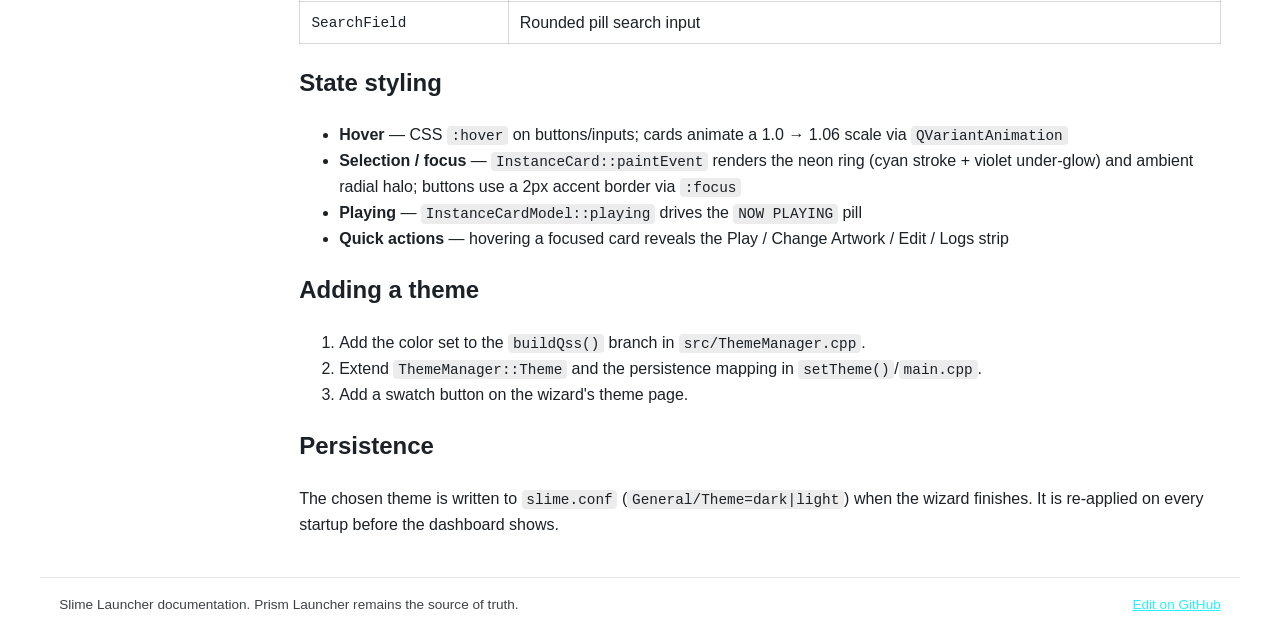
<file: docs/wiki/theming.html>
<!DOCTYPE html>
<html lang="en">
<head>
  <meta charset="utf-8">
  <meta name="viewport" content="width=device-width, initial-scale=1">
  <meta name="description" content="QSS system, color tokens, and the object-name registry">
  <title>Theming - Slime Launcher</title>
  <link rel="icon" href="slime.png" media="(prefers-color-scheme: light)">
    <link rel="icon" href="slime.png" media="(prefers-color-scheme: dark)">
  <style>:root { --brand-accent: #00f0ff; }</style>
  <link rel="stylesheet" href="slime.css">
  <style>
    :root { color-scheme: light dark; }
    * { box-sizing: border-box; }
    body { margin: 0; font-family: -apple-system, BlinkMacSystemFont, "Segoe UI", Roboto, Helvetica, Arial, sans-serif; line-height: 1.6; }
    html[data-theme="dark"] { background: #12151a; color: #d6dae0; }
    html[data-theme="light"] { background: #ffffff; color: #1c2127; }
    html[data-theme="dark"] a { color: var(--brand-accent); }
    html[data-theme="light"] a { color: var(--brand-accent); }
    .topbar { display: flex; align-items: center; justify-content: space-between; padding: 0.6rem 1.2rem; border-bottom: 1px solid rgba(128,128,128,.25); position: sticky; top: 0; backdrop-filter: blur(6px); }
    .brand { font-weight: 700; text-decoration: none; color: inherit; }
    .brand span { color: var(--brand-accent); }
    .theme-btn { border: 1px solid rgba(128,128,128,.35); background: transparent; color: inherit; border-radius: 6px; padding: 0.25rem 0.6rem; cursor: pointer; }
    .layout { display: flex; gap: 2rem; max-width: 75rem; margin: 0 auto; padding: 1.5rem 1.2rem; }
    .nsdocs-nav { min-width: 13rem; }
    .nsdocs-nav .nav-section { font-size: .78rem; text-transform: uppercase; letter-spacing: .06em; opacity: .6; margin: 1rem 0 .3rem; }
    .nsdocs-nav a { display: block; padding: .25rem .5rem; border-radius: 6px; text-decoration: none; }
    .nsdocs-nav a.active { background: var(--brand-accent); color: #fff; }
    html[data-theme="dark"] .nsdocs-nav a { color: #d6dae0; }
    html[data-theme="light"] .nsdocs-nav a { color: #1c2127; }
    html[data-theme="dark"] .nsdocs-nav a.active, html[data-theme="light"] .nsdocs-nav a.active { color: #fff; }
    main { flex: 1; min-width: 0; }
    pre { position: relative; background: rgba(128,128,128,.12); border-radius: 8px; padding: 1rem; overflow-x: auto; }
    code { font-family: ui-monospace, SFMono-Regular, Menlo, Consolas, monospace; font-size: .9em; }
    p code, li code { background: rgba(128,128,128,.15); border-radius: 4px; padding: .1rem .3rem; }
    .copy-btn { position: absolute; top: .4rem; right: .4rem; font-size: .72rem; border: 1px solid rgba(128,128,128,.4); background: rgba(128,128,128,.08); color: inherit; border-radius: 5px; padding: .15rem .5rem; cursor: pointer; opacity: .75; }
    .copy-btn:hover { opacity: 1; }
    .admonition { border-left: 4px solid var(--brand-accent); background: rgba(128,128,128,.08); border-radius: 0 8px 8px 0; padding: .6rem 1rem; margin: 1rem 0; }
    .admonition-warning { border-left-color: #d29922; }
    .admonition-title { font-weight: 700; margin: 0 0 .25rem; text-transform: capitalize; }
    table { border-collapse: collapse; width: 100%; margin: 1rem 0; }
    th, td { border: 1px solid rgba(128,128,128,.3); padding: .45rem .7rem; text-align: left; }
    th { background: rgba(128,128,128,.1); }
    blockquote { border-left: 4px solid rgba(128,128,128,.4); margin: 1rem 0; padding: .2rem 1rem; }
    footer { max-width: 75rem; margin: 0 auto; padding: 1rem 1.2rem 2rem; border-top: 1px solid rgba(128,128,128,.25); display: flex; justify-content: space-between; gap: 1rem; font-size: .85rem; opacity: .85; flex-wrap: wrap; }
    @media (max-width: 48rem) { .layout { flex-direction: column; } .nsdocs-nav { min-width: 0; } }
  </style>
</head>
<body>
  <header class="topbar">
    <a class="brand" href="index.html">SLIME<span> docs</span></a>
    <button class="theme-btn" onclick="nsdocsToggleTheme()" title="Toggle theme">&#9789;</button>
  </header>
  <div class="layout">
    <nav class="nsdocs-nav">
<div class="nav-section">Getting started</div>
<a href="overview.html">Overview</a>
<a href="building.html">Building</a>
<a href="installing-prism.html">Installing Prism</a>
<div class="nav-section">Architecture</div>
<a href="architecture.html">Architecture</a>
<a href="compatibility-boundaries.html">Compatibility Boundaries</a>
<a href="data-ownership.html">Data Ownership</a>
<div class="nav-section">Using Slime Launcher</div>
<a href="setup-wizard.html">Setup Wizard</a>
<a href="controller-navigation.html">Controller Navigation</a>
<a href="log-viewer.html">Log Viewer</a>
<div class="nav-section">Maintenance</div>
<a href="theming.html" class="active">Theming</a>
<a href="troubleshooting.html">Troubleshooting</a>
<a href="wiki.html">Wiki</a>
</nav>
    <main>
<p><a href="../">← SLIME LAUNCHER</a></p>
<h1 id="theming">Theming</h1>
<p>All styling flows through <strong>one</strong> QSS string per theme, built by <code>ThemeManager::buildQss()</code> and applied globally via <code>qApp-&gt;setStyleSheet()</code>. Widgets contain no colors of their own (the only exceptions are the painted focus ring, glow, and gradient overlay in <code>InstanceCard::paintEvent</code>, and fixed swatch previews in the wizard).</p>
<h2 id="color-tokens">Color tokens</h2>
<table><thead><tr><th>Token</th><th>Dark</th><th>Light</th></tr></thead><tbody><tr><td><code>BG</code></td><td><code>#0f0f13</code></td><td><code>#f4f5f9</code></td></tr><tr><td><code>SURFACE</code></td><td><code>#1a1a24</code></td><td><code>#ffffff</code></td></tr><tr><td><code>SURFACE2</code></td><td><code>#222230</code></td><td><code>#e9eaf2</code></td></tr><tr><td><code>LINE</code></td><td><code>#2a2a38</code></td><td><code>#d5d7e2</code></td></tr><tr><td><code>TEXT</code></td><td><code>#f2f4f8</code></td><td><code>#15161c</code></td></tr><tr><td><code>MUTED</code></td><td><code>#9a9eb0</code></td><td><code>#5c5f70</code></td></tr><tr><td><code>ACCENT</code></td><td><code>#00f0ff</code></td><td><code>#0090a8</code></td></tr><tr><td><code>ACCENT2</code> (violet)</td><td><code>#8a2be2</code></td><td><code>#6a1fb8</code></td></tr><tr><td>Danger</td><td><code>#ff4d6a</code></td><td><code>#d9264a</code></td></tr></tbody></table>
<p>Design rules:</p>
<ul><li><strong>Rounded console surfaces</strong> — 14px corner radius on cards, 10px on buttons/inputs/menus (the old hard-edge brutalist look is retired)</li><li>Deep charcoal background with glassmorphism chrome: translucent top/bottom bars (<code>rgba(26, 26, 36, 0.72)</code> in dark) floating over the content</li><li>Electric cyan is the focus/selection color; violet appears as the secondary accent (ring under-glow, loader pills)</li><li>1px hairlines separate regions; panels alternate <code>BG</code> / <code>SURFACE</code> for depth</li><li>The same tokens are mirrored as <code>Constants::COLOR_*</code> values for painter-drawn surfaces — <code>ThemeManager</code> (QSS) and <code>Constants.h</code> (painting) must stay in sync</li></ul>
<h2 id="object-name-registry">Object-name registry</h2>
<p>QSS keys on <code>setObjectName</code>, not class names. These names are a stable contract — renaming a widget requires updating <code>ThemeManager</code> and <code>src/Constants.h</code>:</p>
<table><thead><tr><th>Object name</th><th>Used by</th></tr></thead><tbody><tr><td><code>InstanceCard</code></td><td>Poster card (fully painter-drawn; QSS only keeps its background transparent)</td></tr><tr><td><code>HeroCard</code></td><td>Legacy alias kept transparent for compatibility</td></tr><tr><td><code>SlimeButton</code></td><td>Base button styling</td></tr><tr><td><code>PrimaryButton</code></td><td>Cyan accent CTA (Play, Validate, Retry)</td></tr><tr><td><code>DangerButton</code></td><td>Destructive actions</td></tr><tr><td><code>SideNav</code></td><td>Left navigation rail</td></tr><tr><td><code>LogView</code></td><td>Log <code>QPlainTextEdit</code> (monospace)</td></tr><tr><td><code>StatusChip</code></td><td>Loader chips and account chip</td></tr><tr><td><code>TopBar</code> / <code>BottomBar</code></td><td>Glass chrome bars</td></tr><tr><td><code>SearchField</code></td><td>Rounded pill search input</td></tr></tbody></table>
<h2 id="state-styling">State styling</h2>
<ul><li><strong>Hover</strong> — CSS <code>:hover</code> on buttons/inputs; cards animate a 1.0 → 1.06 scale via <code>QVariantAnimation</code></li><li><strong>Selection / focus</strong> — <code>InstanceCard::paintEvent</code> renders the neon ring (cyan stroke + violet under-glow) and ambient radial halo; buttons use a 2px accent border via <code>:focus</code></li><li><strong>Playing</strong> — <code>InstanceCardModel::playing</code> drives the <code>NOW PLAYING</code> pill</li><li><strong>Quick actions</strong> — hovering a focused card reveals the Play / Change Artwork / Edit / Logs strip</li></ul>
<h2 id="adding-a-theme">Adding a theme</h2>
<ol><li>Add the color set to the <code>buildQss()</code> branch in <code>src/ThemeManager.cpp</code>.</li><li>Extend <code>ThemeManager::Theme</code> and the persistence mapping in <code>setTheme()</code>/<code>main.cpp</code>.</li><li>Add a swatch button on the wizard's theme page.</li></ol>
<h2 id="persistence">Persistence</h2>
<p>The chosen theme is written to <code>slime.conf</code> (<code>General/Theme=dark|light</code>) when the wizard finishes. It is re-applied on every startup before the dashboard shows.</p>
    </main>
  </div>
  <footer>
    <span>Slime Launcher documentation. Prism Launcher remains the source of truth.</span>
    <a class="edit-link" href="https://github.com/callenflynn/SlimeLauncher/edit/main/docs/wiki-src/theming.md" target="_blank" rel="noopener">Edit on GitHub</a>
  </footer>
  <script>(function () {
  var root = document.documentElement;
  var stored = localStorage.getItem('nsdocs-theme');
  var theme = stored || (window.matchMedia('(prefers-color-scheme: dark)').matches ? 'dark' : 'light');
  root.setAttribute('data-theme', theme);
  window.nsdocsToggleTheme = function () {
    var next = root.getAttribute('data-theme') === 'dark' ? 'light' : 'dark';
    root.setAttribute('data-theme', next);
    localStorage.setItem('nsdocs-theme', next);
  };
})();</script>
  <script>(function () {
  document.querySelectorAll('.copy-btn').forEach(function (btn) {
    btn.addEventListener('click', function () {
      var code = btn.parentElement.querySelector('code');
      if (!code) return;
      navigator.clipboard.writeText(code.textContent).then(function () {
        var old = btn.textContent;
        btn.textContent = 'Copied!';
        setTimeout(function () { btn.textContent = old; }, 1500);
      });
    });
  });
})();</script>
</body>
</html>
</file>
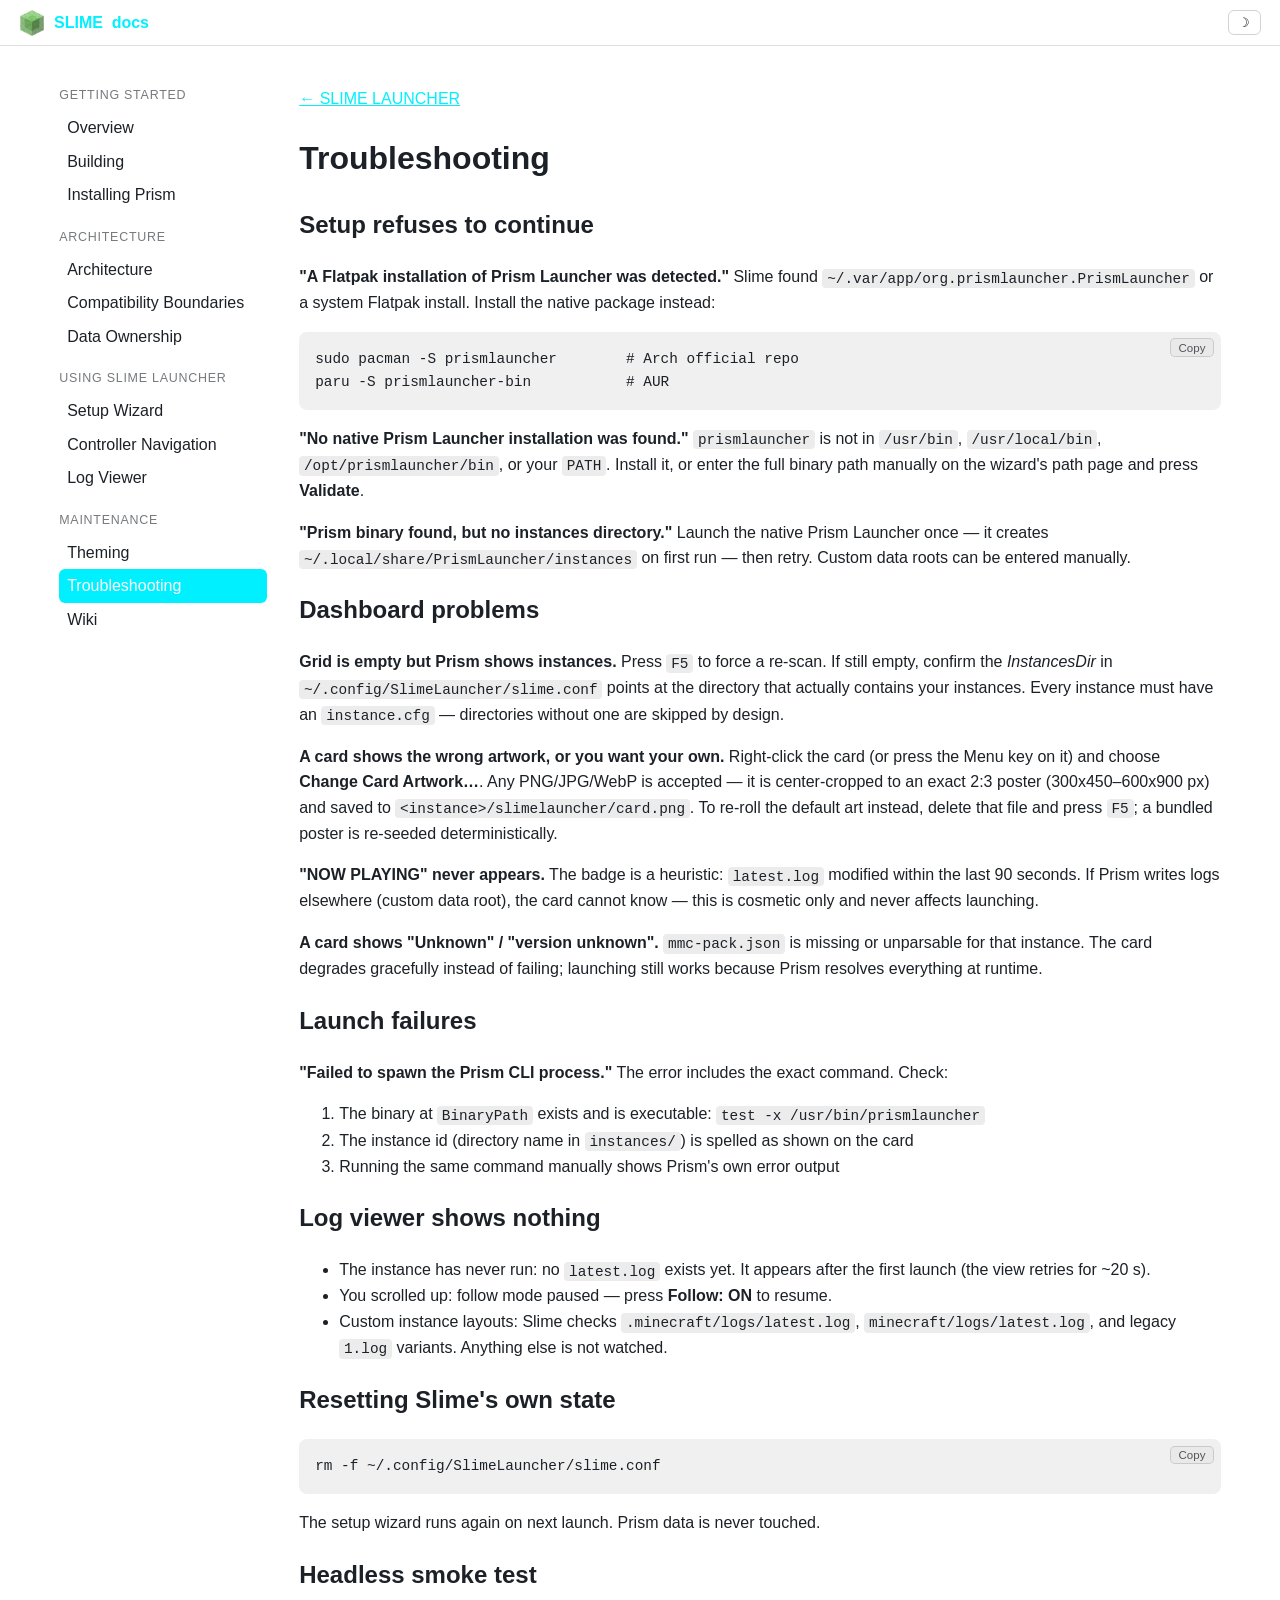
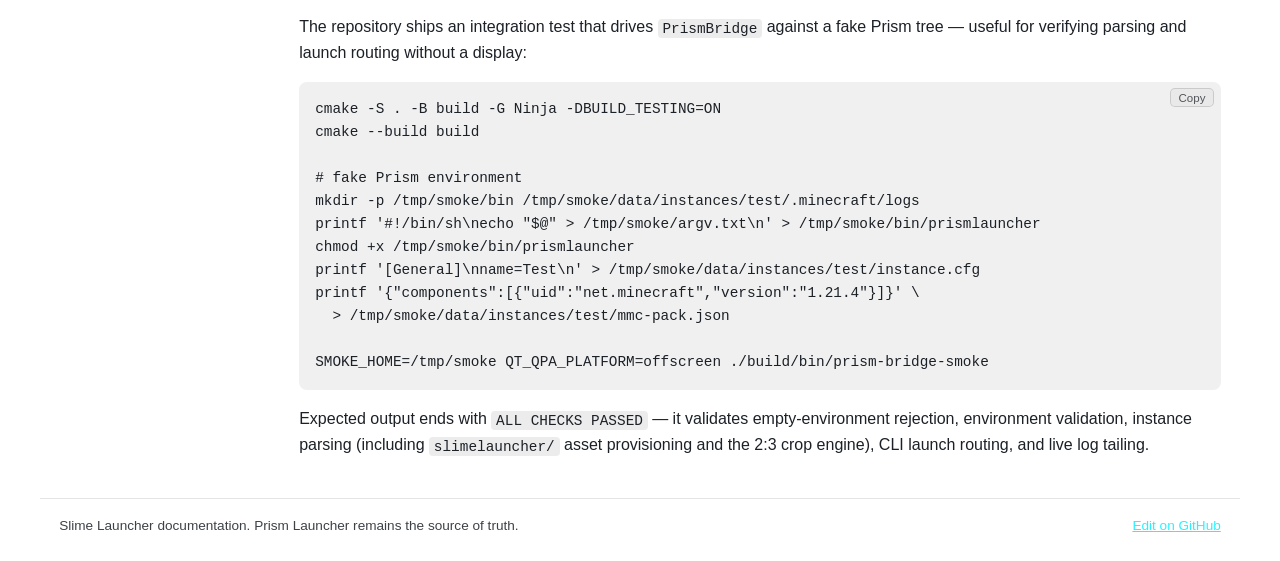
<file: docs/wiki/troubleshooting.html>
<!DOCTYPE html>
<html lang="en">
<head>
  <meta charset="utf-8">
  <meta name="viewport" content="width=device-width, initial-scale=1">
  <meta name="description" content="Common failures, diagnostics, and the headless smoke test">
  <title>Troubleshooting - Slime Launcher</title>
  <link rel="icon" href="slime.png" media="(prefers-color-scheme: light)">
    <link rel="icon" href="slime.png" media="(prefers-color-scheme: dark)">
  <style>:root { --brand-accent: #00f0ff; }</style>
  <link rel="stylesheet" href="slime.css">
  <style>
    :root { color-scheme: light dark; }
    * { box-sizing: border-box; }
    body { margin: 0; font-family: -apple-system, BlinkMacSystemFont, "Segoe UI", Roboto, Helvetica, Arial, sans-serif; line-height: 1.6; }
    html[data-theme="dark"] { background: #12151a; color: #d6dae0; }
    html[data-theme="light"] { background: #ffffff; color: #1c2127; }
    html[data-theme="dark"] a { color: var(--brand-accent); }
    html[data-theme="light"] a { color: var(--brand-accent); }
    .topbar { display: flex; align-items: center; justify-content: space-between; padding: 0.6rem 1.2rem; border-bottom: 1px solid rgba(128,128,128,.25); position: sticky; top: 0; backdrop-filter: blur(6px); }
    .brand { font-weight: 700; text-decoration: none; color: inherit; }
    .brand span { color: var(--brand-accent); }
    .theme-btn { border: 1px solid rgba(128,128,128,.35); background: transparent; color: inherit; border-radius: 6px; padding: 0.25rem 0.6rem; cursor: pointer; }
    .layout { display: flex; gap: 2rem; max-width: 75rem; margin: 0 auto; padding: 1.5rem 1.2rem; }
    .nsdocs-nav { min-width: 13rem; }
    .nsdocs-nav .nav-section { font-size: .78rem; text-transform: uppercase; letter-spacing: .06em; opacity: .6; margin: 1rem 0 .3rem; }
    .nsdocs-nav a { display: block; padding: .25rem .5rem; border-radius: 6px; text-decoration: none; }
    .nsdocs-nav a.active { background: var(--brand-accent); color: #fff; }
    html[data-theme="dark"] .nsdocs-nav a { color: #d6dae0; }
    html[data-theme="light"] .nsdocs-nav a { color: #1c2127; }
    html[data-theme="dark"] .nsdocs-nav a.active, html[data-theme="light"] .nsdocs-nav a.active { color: #fff; }
    main { flex: 1; min-width: 0; }
    pre { position: relative; background: rgba(128,128,128,.12); border-radius: 8px; padding: 1rem; overflow-x: auto; }
    code { font-family: ui-monospace, SFMono-Regular, Menlo, Consolas, monospace; font-size: .9em; }
    p code, li code { background: rgba(128,128,128,.15); border-radius: 4px; padding: .1rem .3rem; }
    .copy-btn { position: absolute; top: .4rem; right: .4rem; font-size: .72rem; border: 1px solid rgba(128,128,128,.4); background: rgba(128,128,128,.08); color: inherit; border-radius: 5px; padding: .15rem .5rem; cursor: pointer; opacity: .75; }
    .copy-btn:hover { opacity: 1; }
    .admonition { border-left: 4px solid var(--brand-accent); background: rgba(128,128,128,.08); border-radius: 0 8px 8px 0; padding: .6rem 1rem; margin: 1rem 0; }
    .admonition-warning { border-left-color: #d29922; }
    .admonition-title { font-weight: 700; margin: 0 0 .25rem; text-transform: capitalize; }
    table { border-collapse: collapse; width: 100%; margin: 1rem 0; }
    th, td { border: 1px solid rgba(128,128,128,.3); padding: .45rem .7rem; text-align: left; }
    th { background: rgba(128,128,128,.1); }
    blockquote { border-left: 4px solid rgba(128,128,128,.4); margin: 1rem 0; padding: .2rem 1rem; }
    footer { max-width: 75rem; margin: 0 auto; padding: 1rem 1.2rem 2rem; border-top: 1px solid rgba(128,128,128,.25); display: flex; justify-content: space-between; gap: 1rem; font-size: .85rem; opacity: .85; flex-wrap: wrap; }
    @media (max-width: 48rem) { .layout { flex-direction: column; } .nsdocs-nav { min-width: 0; } }
  </style>
</head>
<body>
  <header class="topbar">
    <a class="brand" href="index.html">SLIME<span> docs</span></a>
    <button class="theme-btn" onclick="nsdocsToggleTheme()" title="Toggle theme">&#9789;</button>
  </header>
  <div class="layout">
    <nav class="nsdocs-nav">
<div class="nav-section">Getting started</div>
<a href="overview.html">Overview</a>
<a href="building.html">Building</a>
<a href="installing-prism.html">Installing Prism</a>
<div class="nav-section">Architecture</div>
<a href="architecture.html">Architecture</a>
<a href="compatibility-boundaries.html">Compatibility Boundaries</a>
<a href="data-ownership.html">Data Ownership</a>
<div class="nav-section">Using Slime Launcher</div>
<a href="setup-wizard.html">Setup Wizard</a>
<a href="controller-navigation.html">Controller Navigation</a>
<a href="log-viewer.html">Log Viewer</a>
<div class="nav-section">Maintenance</div>
<a href="theming.html">Theming</a>
<a href="troubleshooting.html" class="active">Troubleshooting</a>
<a href="wiki.html">Wiki</a>
</nav>
    <main>
<p><a href="../">← SLIME LAUNCHER</a></p>
<h1 id="troubleshooting">Troubleshooting</h1>
<h2 id="setup-refuses-to-continue">Setup refuses to continue</h2>
<p><strong>"A Flatpak installation of Prism Launcher was detected."</strong> Slime found <code>~/.var/app/org.prismlauncher.PrismLauncher</code> or a system Flatpak install. Install the native package instead:</p>
<div class="code-block"><pre><button class="copy-btn" type="button">Copy</button><code class="language-bash">sudo pacman -S prismlauncher        # Arch official repo
paru -S prismlauncher-bin           # AUR</code></pre></div>
<p><strong>"No native Prism Launcher installation was found."</strong> <code>prismlauncher</code> is not in <code>/usr/bin</code>, <code>/usr/local/bin</code>, <code>/opt/prismlauncher/bin</code>, or your <code>PATH</code>. Install it, or enter the full binary path manually on the wizard's path page and press <strong>Validate</strong>.</p>
<p><strong>"Prism binary found, but no instances directory."</strong> Launch the native Prism Launcher once — it creates <code>~/.local/share/PrismLauncher/instances</code> on first run — then retry. Custom data roots can be entered manually.</p>
<h2 id="dashboard-problems">Dashboard problems</h2>
<p><strong>Grid is empty but Prism shows instances.</strong> Press <code>F5</code> to force a re-scan. If still empty, confirm the <em>InstancesDir</em> in <code>~/.config/SlimeLauncher/slime.conf</code> points at the directory that actually contains your instances. Every instance must have an <code>instance.cfg</code> — directories without one are skipped by design.</p>
<p><strong>A card shows the wrong artwork, or you want your own.</strong> Right-click the card (or press the Menu key on it) and choose <strong>Change Card Artwork…</strong>. Any PNG/JPG/WebP is accepted — it is center-cropped to an exact 2:3 poster (300x450–600x900 px) and saved to <code>&lt;instance&gt;/slimelauncher/card.png</code>. To re-roll the default art instead, delete that file and press <code>F5</code>; a bundled poster is re-seeded deterministically.</p>
<p><strong>"NOW PLAYING" never appears.</strong> The badge is a heuristic: <code>latest.log</code> modified within the last 90 seconds. If Prism writes logs elsewhere (custom data root), the card cannot know — this is cosmetic only and never affects launching.</p>
<p><strong>A card shows "Unknown" / "version unknown".</strong> <code>mmc-pack.json</code> is missing or unparsable for that instance. The card degrades gracefully instead of failing; launching still works because Prism resolves everything at runtime.</p>
<h2 id="launch-failures">Launch failures</h2>
<p><strong>"Failed to spawn the Prism CLI process."</strong> The error includes the exact command. Check:</p>
<ol><li>The binary at <code>BinaryPath</code> exists and is executable: <code>test -x /usr/bin/prismlauncher</code></li><li>The instance id (directory name in <code>instances/</code>) is spelled as shown on the card</li><li>Running the same command manually shows Prism's own error output</li></ol>
<h2 id="log-viewer-shows-nothing">Log viewer shows nothing</h2>
<ul><li>The instance has never run: no <code>latest.log</code> exists yet. It appears after the first launch (the view retries for ~20 s).</li><li>You scrolled up: follow mode paused — press <strong>Follow: ON</strong> to resume.</li><li>Custom instance layouts: Slime checks <code>.minecraft/logs/latest.log</code>, <code>minecraft/logs/latest.log</code>, and legacy <code>1.log</code> variants. Anything else is not watched.</li></ul>
<h2 id="resetting-slimes-own-state">Resetting Slime's own state</h2>
<div class="code-block"><pre><button class="copy-btn" type="button">Copy</button><code class="language-bash">rm -f ~/.config/SlimeLauncher/slime.conf</code></pre></div>
<p>The setup wizard runs again on next launch. Prism data is never touched.</p>
<h2 id="headless-smoke-test">Headless smoke test</h2>
<p>The repository ships an integration test that drives <code>PrismBridge</code> against a fake Prism tree — useful for verifying parsing and launch routing without a display:</p>
<div class="code-block"><pre><button class="copy-btn" type="button">Copy</button><code class="language-bash">cmake -S . -B build -G Ninja -DBUILD_TESTING=ON
cmake --build build

# fake Prism environment
mkdir -p /tmp/smoke/bin /tmp/smoke/data/instances/test/.minecraft/logs
printf &#x27;#!/bin/sh\necho &quot;$@&quot; &gt; /tmp/smoke/argv.txt\n&#x27; &gt; /tmp/smoke/bin/prismlauncher
chmod +x /tmp/smoke/bin/prismlauncher
printf &#x27;[General]\nname=Test\n&#x27; &gt; /tmp/smoke/data/instances/test/instance.cfg
printf &#x27;{&quot;components&quot;:[{&quot;uid&quot;:&quot;net.minecraft&quot;,&quot;version&quot;:&quot;1.21.4&quot;}]}&#x27; \
  &gt; /tmp/smoke/data/instances/test/mmc-pack.json

SMOKE_HOME=/tmp/smoke QT_QPA_PLATFORM=offscreen ./build/bin/prism-bridge-smoke</code></pre></div>
<p>Expected output ends with <code>ALL CHECKS PASSED</code> — it validates empty-environment rejection, environment validation, instance parsing (including <code>slimelauncher/</code> asset provisioning and the 2:3 crop engine), CLI launch routing, and live log tailing.</p>
    </main>
  </div>
  <footer>
    <span>Slime Launcher documentation. Prism Launcher remains the source of truth.</span>
    <a class="edit-link" href="https://github.com/callenflynn/SlimeLauncher/edit/main/docs/wiki-src/troubleshooting.md" target="_blank" rel="noopener">Edit on GitHub</a>
  </footer>
  <script>(function () {
  var root = document.documentElement;
  var stored = localStorage.getItem('nsdocs-theme');
  var theme = stored || (window.matchMedia('(prefers-color-scheme: dark)').matches ? 'dark' : 'light');
  root.setAttribute('data-theme', theme);
  window.nsdocsToggleTheme = function () {
    var next = root.getAttribute('data-theme') === 'dark' ? 'light' : 'dark';
    root.setAttribute('data-theme', next);
    localStorage.setItem('nsdocs-theme', next);
  };
})();</script>
  <script>(function () {
  document.querySelectorAll('.copy-btn').forEach(function (btn) {
    btn.addEventListener('click', function () {
      var code = btn.parentElement.querySelector('code');
      if (!code) return;
      navigator.clipboard.writeText(code.textContent).then(function () {
        var old = btn.textContent;
        btn.textContent = 'Copied!';
        setTimeout(function () { btn.textContent = old; }, 1500);
      });
    });
  });
})();</script>
</body>
</html>
</file>
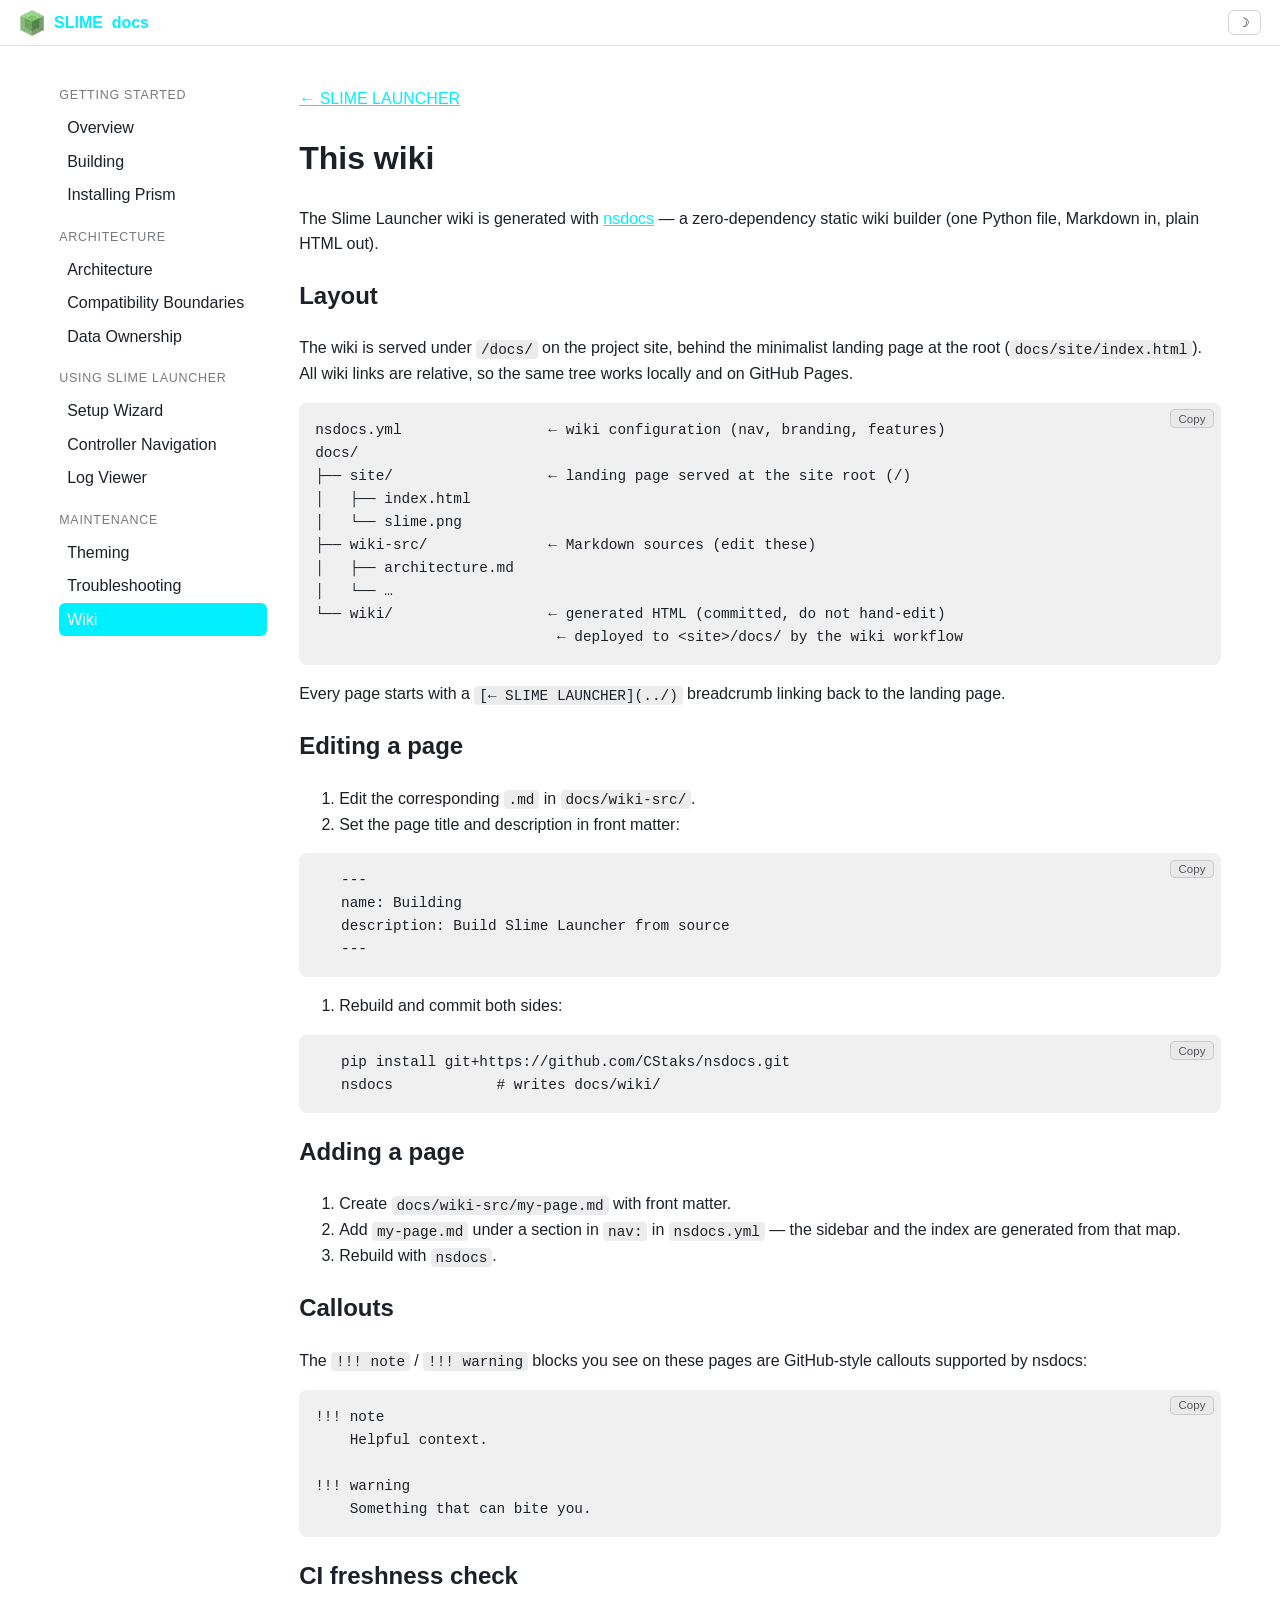
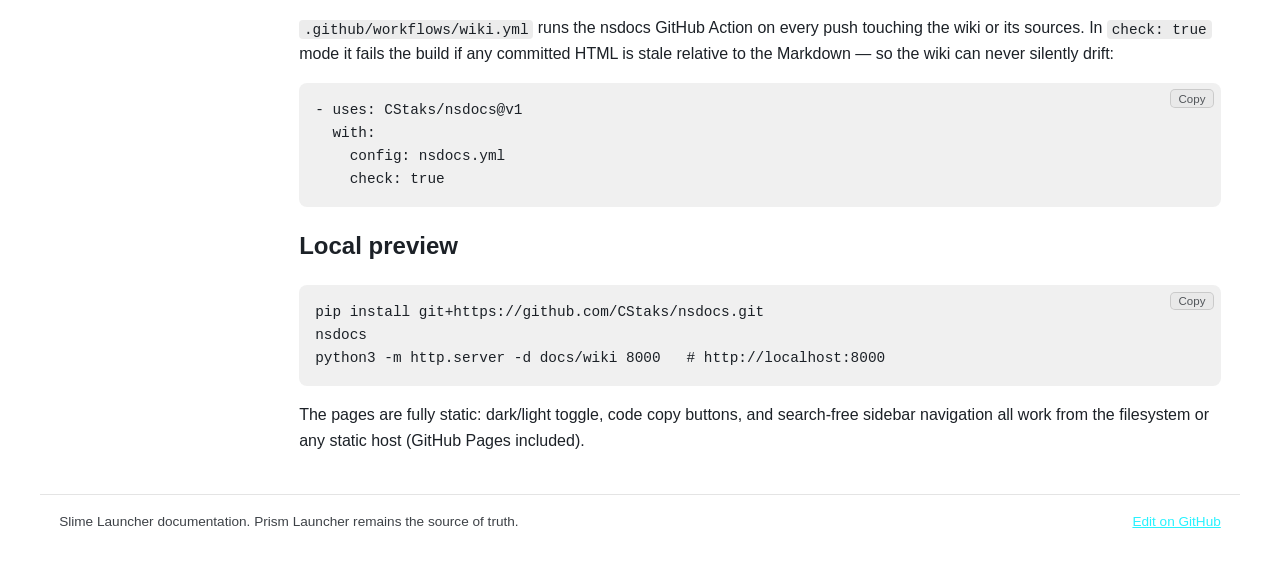
<file: docs/wiki/wiki.html>
<!DOCTYPE html>
<html lang="en">
<head>
  <meta charset="utf-8">
  <meta name="viewport" content="width=device-width, initial-scale=1">
  <meta name="description" content="How the Slime Launcher wiki is built with nsdocs">
  <title>This wiki - Slime Launcher</title>
  <link rel="icon" href="slime.png" media="(prefers-color-scheme: light)">
    <link rel="icon" href="slime.png" media="(prefers-color-scheme: dark)">
  <style>:root { --brand-accent: #00f0ff; }</style>
  <link rel="stylesheet" href="slime.css">
  <style>
    :root { color-scheme: light dark; }
    * { box-sizing: border-box; }
    body { margin: 0; font-family: -apple-system, BlinkMacSystemFont, "Segoe UI", Roboto, Helvetica, Arial, sans-serif; line-height: 1.6; }
    html[data-theme="dark"] { background: #12151a; color: #d6dae0; }
    html[data-theme="light"] { background: #ffffff; color: #1c2127; }
    html[data-theme="dark"] a { color: var(--brand-accent); }
    html[data-theme="light"] a { color: var(--brand-accent); }
    .topbar { display: flex; align-items: center; justify-content: space-between; padding: 0.6rem 1.2rem; border-bottom: 1px solid rgba(128,128,128,.25); position: sticky; top: 0; backdrop-filter: blur(6px); }
    .brand { font-weight: 700; text-decoration: none; color: inherit; }
    .brand span { color: var(--brand-accent); }
    .theme-btn { border: 1px solid rgba(128,128,128,.35); background: transparent; color: inherit; border-radius: 6px; padding: 0.25rem 0.6rem; cursor: pointer; }
    .layout { display: flex; gap: 2rem; max-width: 75rem; margin: 0 auto; padding: 1.5rem 1.2rem; }
    .nsdocs-nav { min-width: 13rem; }
    .nsdocs-nav .nav-section { font-size: .78rem; text-transform: uppercase; letter-spacing: .06em; opacity: .6; margin: 1rem 0 .3rem; }
    .nsdocs-nav a { display: block; padding: .25rem .5rem; border-radius: 6px; text-decoration: none; }
    .nsdocs-nav a.active { background: var(--brand-accent); color: #fff; }
    html[data-theme="dark"] .nsdocs-nav a { color: #d6dae0; }
    html[data-theme="light"] .nsdocs-nav a { color: #1c2127; }
    html[data-theme="dark"] .nsdocs-nav a.active, html[data-theme="light"] .nsdocs-nav a.active { color: #fff; }
    main { flex: 1; min-width: 0; }
    pre { position: relative; background: rgba(128,128,128,.12); border-radius: 8px; padding: 1rem; overflow-x: auto; }
    code { font-family: ui-monospace, SFMono-Regular, Menlo, Consolas, monospace; font-size: .9em; }
    p code, li code { background: rgba(128,128,128,.15); border-radius: 4px; padding: .1rem .3rem; }
    .copy-btn { position: absolute; top: .4rem; right: .4rem; font-size: .72rem; border: 1px solid rgba(128,128,128,.4); background: rgba(128,128,128,.08); color: inherit; border-radius: 5px; padding: .15rem .5rem; cursor: pointer; opacity: .75; }
    .copy-btn:hover { opacity: 1; }
    .admonition { border-left: 4px solid var(--brand-accent); background: rgba(128,128,128,.08); border-radius: 0 8px 8px 0; padding: .6rem 1rem; margin: 1rem 0; }
    .admonition-warning { border-left-color: #d29922; }
    .admonition-title { font-weight: 700; margin: 0 0 .25rem; text-transform: capitalize; }
    table { border-collapse: collapse; width: 100%; margin: 1rem 0; }
    th, td { border: 1px solid rgba(128,128,128,.3); padding: .45rem .7rem; text-align: left; }
    th { background: rgba(128,128,128,.1); }
    blockquote { border-left: 4px solid rgba(128,128,128,.4); margin: 1rem 0; padding: .2rem 1rem; }
    footer { max-width: 75rem; margin: 0 auto; padding: 1rem 1.2rem 2rem; border-top: 1px solid rgba(128,128,128,.25); display: flex; justify-content: space-between; gap: 1rem; font-size: .85rem; opacity: .85; flex-wrap: wrap; }
    @media (max-width: 48rem) { .layout { flex-direction: column; } .nsdocs-nav { min-width: 0; } }
  </style>
</head>
<body>
  <header class="topbar">
    <a class="brand" href="index.html">SLIME<span> docs</span></a>
    <button class="theme-btn" onclick="nsdocsToggleTheme()" title="Toggle theme">&#9789;</button>
  </header>
  <div class="layout">
    <nav class="nsdocs-nav">
<div class="nav-section">Getting started</div>
<a href="overview.html">Overview</a>
<a href="building.html">Building</a>
<a href="installing-prism.html">Installing Prism</a>
<div class="nav-section">Architecture</div>
<a href="architecture.html">Architecture</a>
<a href="compatibility-boundaries.html">Compatibility Boundaries</a>
<a href="data-ownership.html">Data Ownership</a>
<div class="nav-section">Using Slime Launcher</div>
<a href="setup-wizard.html">Setup Wizard</a>
<a href="controller-navigation.html">Controller Navigation</a>
<a href="log-viewer.html">Log Viewer</a>
<div class="nav-section">Maintenance</div>
<a href="theming.html">Theming</a>
<a href="troubleshooting.html">Troubleshooting</a>
<a href="wiki.html" class="active">Wiki</a>
</nav>
    <main>
<p><a href="../">← SLIME LAUNCHER</a></p>
<h1 id="this-wiki">This wiki</h1>
<p>The Slime Launcher wiki is generated with <a href="https://github.com/CStaks/nsDocs">nsdocs</a> — a zero-dependency static wiki builder (one Python file, Markdown in, plain HTML out).</p>
<h2 id="layout">Layout</h2>
<p>The wiki is served under <code>/docs/</code> on the project site, behind the minimalist landing page at the root (<code>docs/site/index.html</code>). All wiki links are relative, so the same tree works locally and on GitHub Pages.</p>
<div class="code-block"><pre><button class="copy-btn" type="button">Copy</button><code class="language-text">nsdocs.yml                 ← wiki configuration (nav, branding, features)
docs/
├── site/                  ← landing page served at the site root (/)
│   ├── index.html
│   └── slime.png
├── wiki-src/              ← Markdown sources (edit these)
│   ├── architecture.md
│   └── …
└── wiki/                  ← generated HTML (committed, do not hand-edit)
                            ← deployed to &lt;site&gt;/docs/ by the wiki workflow</code></pre></div>
<p>Every page starts with a <code>[← SLIME LAUNCHER](../)</code> breadcrumb linking back to the landing page.</p>
<h2 id="editing-a-page">Editing a page</h2>
<ol><li>Edit the corresponding <code>.md</code> in <code>docs/wiki-src/</code>.</li><li>Set the page title and description in front matter:</li></ol>
<div class="code-block"><pre><button class="copy-btn" type="button">Copy</button><code class="language-markdown">   ---
   name: Building
   description: Build Slime Launcher from source
   ---</code></pre></div>
<ol><li>Rebuild and commit both sides:</li></ol>
<div class="code-block"><pre><button class="copy-btn" type="button">Copy</button><code class="language-bash">   pip install git+https://github.com/CStaks/nsdocs.git
   nsdocs            # writes docs/wiki/</code></pre></div>
<h2 id="adding-a-page">Adding a page</h2>
<ol><li>Create <code>docs/wiki-src/my-page.md</code> with front matter.</li><li>Add <code>my-page.md</code> under a section in <code>nav:</code> in <code>nsdocs.yml</code> — the sidebar and the index are generated from that map.</li><li>Rebuild with <code>nsdocs</code>.</li></ol>
<h2 id="callouts">Callouts</h2>
<p>The <code>!!! note</code> / <code>!!! warning</code> blocks you see on these pages are GitHub-style callouts supported by nsdocs:</p>
<div class="code-block"><pre><button class="copy-btn" type="button">Copy</button><code class="language-markdown">!!! note
    Helpful context.

!!! warning
    Something that can bite you.</code></pre></div>
<h2 id="ci-freshness-check">CI freshness check</h2>
<p><code>.github/workflows/wiki.yml</code> runs the nsdocs GitHub Action on every push touching the wiki or its sources. In <code>check: true</code> mode it fails the build if any committed HTML is stale relative to the Markdown — so the wiki can never silently drift:</p>
<div class="code-block"><pre><button class="copy-btn" type="button">Copy</button><code class="language-yaml">- uses: CStaks/nsdocs@v1
  with:
    config: nsdocs.yml
    check: true</code></pre></div>
<h2 id="local-preview">Local preview</h2>
<div class="code-block"><pre><button class="copy-btn" type="button">Copy</button><code class="language-bash">pip install git+https://github.com/CStaks/nsdocs.git
nsdocs
python3 -m http.server -d docs/wiki 8000   # http://localhost:8000</code></pre></div>
<p>The pages are fully static: dark/light toggle, code copy buttons, and search-free sidebar navigation all work from the filesystem or any static host (GitHub Pages included).</p>
    </main>
  </div>
  <footer>
    <span>Slime Launcher documentation. Prism Launcher remains the source of truth.</span>
    <a class="edit-link" href="https://github.com/callenflynn/SlimeLauncher/edit/main/docs/wiki-src/wiki.md" target="_blank" rel="noopener">Edit on GitHub</a>
  </footer>
  <script>(function () {
  var root = document.documentElement;
  var stored = localStorage.getItem('nsdocs-theme');
  var theme = stored || (window.matchMedia('(prefers-color-scheme: dark)').matches ? 'dark' : 'light');
  root.setAttribute('data-theme', theme);
  window.nsdocsToggleTheme = function () {
    var next = root.getAttribute('data-theme') === 'dark' ? 'light' : 'dark';
    root.setAttribute('data-theme', next);
    localStorage.setItem('nsdocs-theme', next);
  };
})();</script>
  <script>(function () {
  document.querySelectorAll('.copy-btn').forEach(function (btn) {
    btn.addEventListener('click', function () {
      var code = btn.parentElement.querySelector('code');
      if (!code) return;
      navigator.clipboard.writeText(code.textContent).then(function () {
        var old = btn.textContent;
        btn.textContent = 'Copied!';
        setTimeout(function () { btn.textContent = old; }, 1500);
      });
    });
  });
})();</script>
</body>
</html>
</file>
<file: docs/wiki/slime.css>
/* Slime Launcher wiki overrides — loaded after nsdocs' inline styles via
   `assets.css` in nsdocs.yml. Adds the slime-block logo to the header brand
   and keeps the neon accent consistent with the app theme. */

.brand {
  display: inline-flex;
  align-items: center;
  gap: 0.55rem;
}

/* Slime block logo, injected in front of the brand text. */
.brand::before {
  content: "";
  width: 26px;
  height: 26px;
  flex: 0 0 auto;
  background: url("slime.png") no-repeat center / contain;
  image-rendering: auto;
}

/* Slightly sharpen the neon accent used by links and the active nav item. */
html[data-theme="dark"] .nsdocs-nav a.active {
  background: #39ff14;
  color: #0a0a0a;
}

/* Constrain inline content images (the logo on the overview page). */
main img[src$=".png"] {
  max-width: 160px;
  height: auto;
  display: block;
  margin: 0.5rem 0 1rem;
}
</file>
